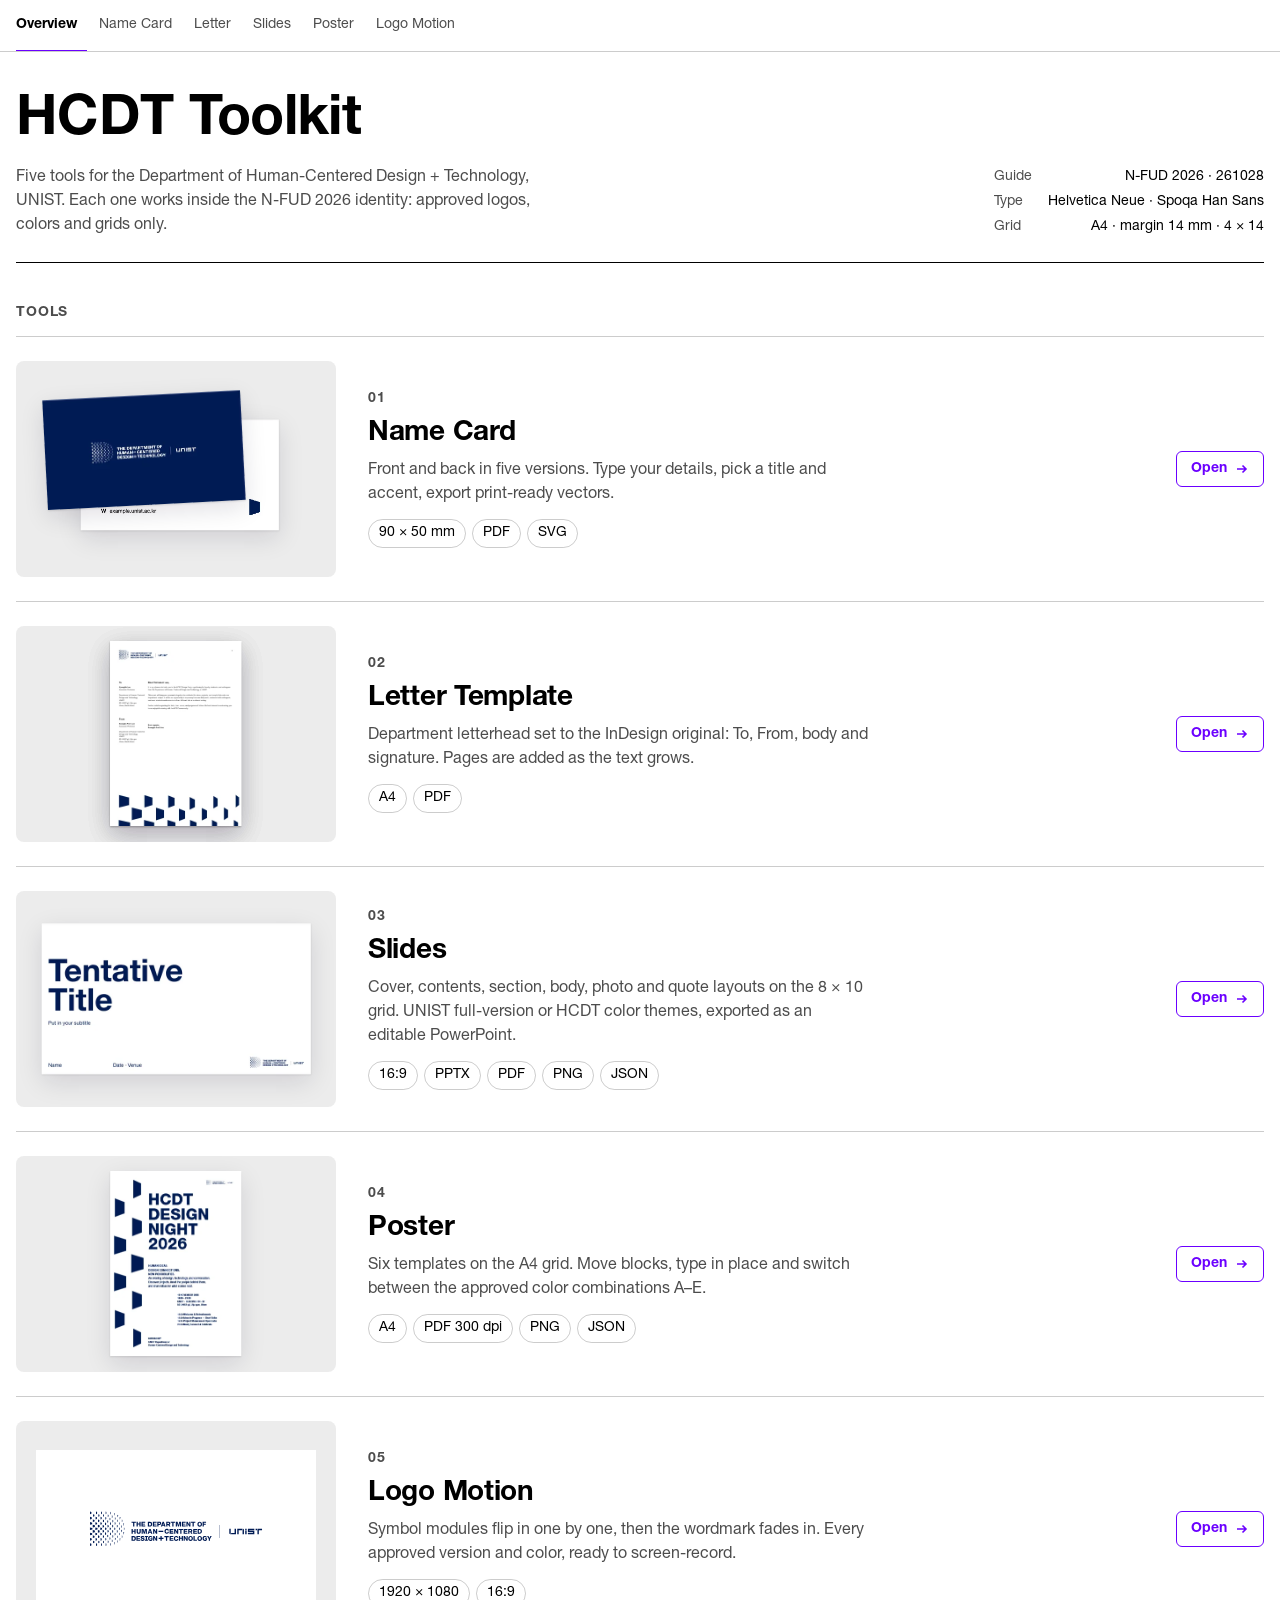
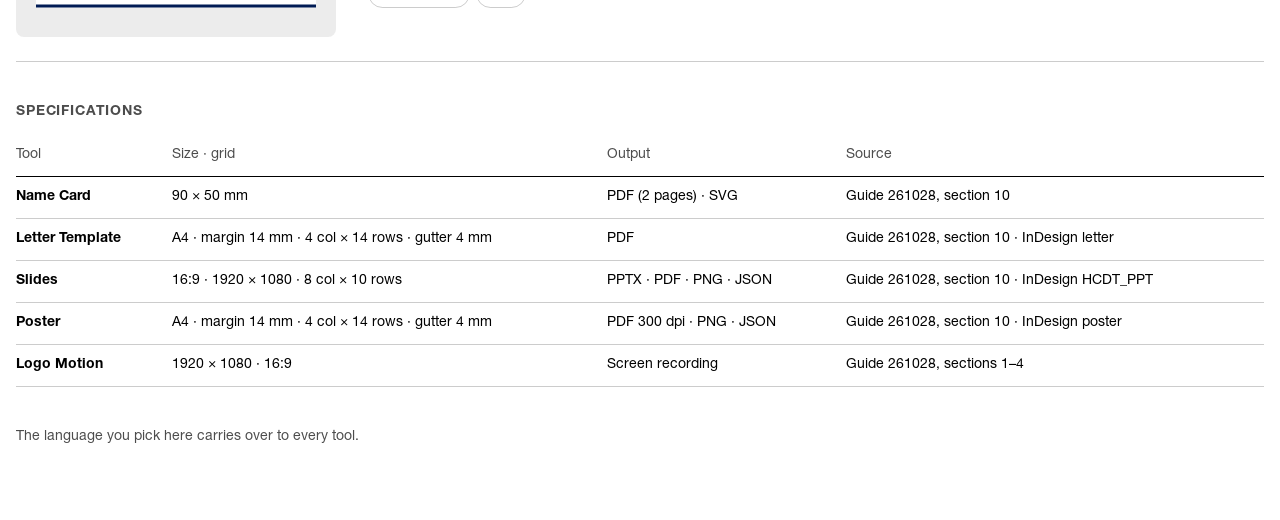
<file: index.html>
<!doctype html>
<html lang="en">
<head>
<meta charset="utf-8">
<meta name="viewport" content="width=device-width,initial-scale=1,viewport-fit=cover">
<title>HCDT Toolkit</title>
<meta name="claude:viewport-fit-sides" content="cover">
<link rel="stylesheet" href="hcdt-ui.css?v=20261105d">
<style>
/* Layout: shared bar · intro · six tool rows (live preview · name and purpose · open) · spec table.
   Type follows hcdt-ui.css: 20 / 14 / 13 / 12 / 11. Previews move on hover or keyboard focus. */
html,body{margin:0}
:root{padding-top:env(safe-area-inset-top,0px);padding-bottom:env(safe-area-inset-bottom,0px)}
[hidden]{display:none!important}
*{box-sizing:border-box}
body{font:400 var(--fs-body)/1.5 var(--hx-font);font-variant-numeric:tabular-nums}
.wrap{max-width:var(--layout-max);margin:0 auto;padding-block:40px 72px;
  padding-left:max(16px,env(safe-area-inset-left,0px));padding-right:max(16px,env(safe-area-inset-right,0px));
  display:grid;grid-template-columns:minmax(0,1fr);gap:40px}
.wrap>*{min-width:0}
.intro{display:grid;grid-template-columns:minmax(0,1fr) auto;gap:24px;align-items:end;padding-bottom:24px;border-bottom:1px solid var(--hx-fg)}
.intro h1{margin:0;font:var(--w-h1) var(--fs-h1)/1.1 var(--hx-font);letter-spacing:-.01em}
.intro p{margin:12px 0 0;font:400 var(--fs-body)/1.5 var(--hx-font);color:var(--hx-muted);max-width:60ch}
.intro dl{margin:0;display:grid;grid-template-columns:auto auto;gap:4px 16px;font:var(--hx-t4)}
.intro dt{color:var(--hx-muted)}.intro dd{margin:0;text-align:right}
@media (max-width:640px){.intro{grid-template-columns:minmax(0,1fr)}.intro dd{text-align:left}}

.eyebrow{margin:0 0 12px;font:var(--hx-t5);letter-spacing:.06em;text-transform:uppercase;color:var(--hx-muted)}
.tools{list-style:none;margin:0;padding:0;display:grid}
.tools li{border-top:1px solid var(--hx-line)}
.tools li:last-child{border-bottom:1px solid var(--hx-line)}
.tool{display:grid;grid-template-columns:320px minmax(0,1fr) auto;gap:32px;align-items:center;padding:24px 0;color:inherit;text-decoration:none}
.tool:focus-visible{outline:2px solid var(--hx-accent);outline-offset:4px;border-radius:var(--hx-r2)}
.txt{display:grid;gap:8px;min-width:0}
.txt .k{font:var(--hx-t5);letter-spacing:.06em;color:var(--hx-muted)}
.txt h2{margin:0;font:var(--w-h3) var(--fs-h3)/1.2 var(--hx-font);letter-spacing:-.01em}
.txt p{margin:0;font:400 var(--fs-body)/1.5 var(--hx-font);color:var(--hx-muted);max-width:56ch}
.chips{display:flex;flex-wrap:wrap;gap:6px;margin-top:4px}
.chips span{font:var(--hx-t4);border:1px solid var(--hx-line);border-radius:999px;padding:3px 10px}
.go{display:inline-flex;align-items:center;gap:8px;font:700 var(--fs-small)/1 var(--hx-font);color:var(--hx-accent);white-space:nowrap;padding:10px 14px;border:1px solid var(--hx-accent);border-radius:var(--hx-r)}
.go svg{width:14px;height:14px}
.tool:hover .go,.tool:focus-visible .go{background:var(--hx-accent);color:var(--hx-accent-fg)}
.tool:hover h2{color:var(--hx-accent)}

/* live previews */
.pic{position:relative;aspect-ratio:320/216;max-width:100%;background:var(--hx-soft);border-radius:var(--hx-r2);overflow:hidden;isolation:isolate}
.pic .cap{position:absolute;left:10px;bottom:10px;z-index:5;font:var(--hx-t4);background:var(--hx-bg);border:1px solid var(--hx-line);border-radius:999px;padding:2px 9px;opacity:0;transition:opacity .2s}
.tool:hover .cap,.tool:focus-visible .cap{opacity:1}
.pic svg.full{position:absolute;inset:0;width:100%;height:100%}
.pic img{position:absolute;display:block;max-width:none}
/* motion */
.p-motion .mod{transform-box:fill-box;transform-origin:50% 50%}
.p-motion svg{--aux:#64D8D8}
.p-motion .a{fill:var(--aux);transition:fill .35s}
.p-motion .bar{fill:var(--hx-accent)}
/* name card: back slides out, fronts change */
.p-card .cd{width:62%;left:9%;top:16%;box-shadow:0 1px 2px rgba(0,0,0,.12),0 8px 24px rgba(20,10,40,.12);transition:transform .5s cubic-bezier(.2,.7,.2,1),opacity .35s}
.p-card .back{transform:translate(18%,22%) rotate(0deg);opacity:0}
.p-card .back:first-of-type{opacity:1}
.p-card .front{z-index:2;transform:rotate(-3deg)}
.p-card .front+.front{opacity:0}
.tool:hover .p-card .back,.tool:focus-visible .p-card .back{transform:translate(42%,40%) rotate(4deg)}
.tool:hover .p-card .front,.tool:focus-visible .p-card .front{transform:translate(-4%,-6%) rotate(-6deg)}
/* poster: templates and color combinations in turn */
.p-poster img{height:86%;top:7%;left:50%;transform:translateX(-50%);box-shadow:0 1px 2px rgba(0,0,0,.1),0 8px 24px rgba(20,10,40,.12);opacity:0;transition:opacity .3s}
.p-poster img.on{opacity:1}
/* letter: pages fan out and the grid appears */
.p-slides img{width:84%;left:50%;top:50%;transform:translate(-50%,-50%);box-shadow:0 1px 2px rgba(0,0,0,.1),0 8px 24px rgba(20,10,40,.12);opacity:0;transition:opacity .3s}
.p-slides img.on{opacity:1}
.p-letter img{height:86%;top:7%;left:50%;box-shadow:0 1px 2px rgba(0,0,0,.1),0 8px 24px rgba(20,10,40,.1);transition:transform .5s cubic-bezier(.2,.7,.2,1),opacity .35s}
.p-letter .l1,.p-letter .lg{transform:translateX(-50%);z-index:3}
.p-letter .lg{opacity:0;z-index:4}
.p-letter .l2{transform:translateX(-50%);z-index:2}
.p-letter .l3{transform:translateX(-50%);z-index:1}
.tool:hover .p-letter .lg,.tool:focus-visible .p-letter .lg{opacity:1}
.tool:hover .p-letter .l1,.tool:hover .p-letter .lg,.tool:focus-visible .p-letter .l1,.tool:focus-visible .p-letter .lg{transform:translateX(-95%)}
.tool:hover .p-letter .l2,.tool:focus-visible .p-letter .l2{transform:translateX(-45%) rotate(2deg)}
.tool:hover .p-letter .l3,.tool:focus-visible .p-letter .l3{transform:translateX(5%) rotate(4deg)}

@media (max-width:860px){
  .tool{grid-template-columns:minmax(0,1fr);gap:16px}
  .pic{max-width:420px}
  .go{justify-self:start}
}

.tw{overflow-x:auto}
table{border-collapse:collapse;width:100%;min-width:640px;font:var(--hx-t3)}
th,td{text-align:left;padding:10px 16px 10px 0;border-bottom:1px solid var(--hx-line);vertical-align:top}
th{font:var(--hx-t4);color:var(--hx-muted);border-bottom-color:var(--hx-fg)}
td b{font-weight:700}
.foot{font:var(--hx-t4);color:var(--hx-muted);margin:0}
</style>
</head>
<body>
<div class="wrap">
  <section class="intro">
    <div>
      <h1>HCDT Toolkit</h1>
      <p data-en="Five tools for the Department of Human-Centered Design + Technology, UNIST. Each one works inside the N-FUD 2026 identity: approved logos, colors and grids only."
         data-ko="UNIST 인간중심디자인공학과 디자인 도구 5종. 모두 N-FUD 2026 아이덴티티 안에서만 작동: 승인된 로고, 색, 그리드만 사용."></p>
    </div>
    <dl>
      <dt data-en="Guide" data-ko="가이드"></dt><dd>N-FUD 2026 · 261028</dd>
      <dt data-en="Type" data-ko="서체"></dt><dd>Helvetica Neue · Spoqa Han Sans</dd>
      <dt data-en="Grid" data-ko="그리드"></dt><dd data-en="A4 · margin 14 mm · 4 × 14" data-ko="A4 · 여백 14 mm · 4 × 14"></dd>
    </dl>
  </section>

  <section>
    <h2 class="eyebrow" data-en="Tools" data-ko="도구"></h2>
    <ul class="tools">

      <li><a class="tool" href="card.html" data-anim="card">
        <div class="pic p-card">
          <img class="cd back" src="thumbs/cardB1.webp" alt="">
          <img class="cd back" src="thumbs/cardB3.webp" alt="">
          <img class="cd back" src="thumbs/cardB5.webp" alt="">
          <img class="cd back" src="thumbs/cardB1p.webp" alt="">
          <img class="cd front" src="thumbs/cardF1.webp" alt="">
          <img class="cd front" src="thumbs/cardF3.webp" alt="">
          <img class="cd front" src="thumbs/cardF4.webp" alt="">
          <img class="cd front" src="thumbs/cardF5.webp" alt="">
          <span class="cap"></span>
        </div>
        <div class="txt"><span class="k">01</span><h2 data-en="Name Card" data-ko="명함 생성기"></h2>
          <p data-en="Front and back in five versions. Type your details, pick a title and accent, export print-ready vectors." data-ko="앞뒷면 5가지 버전. 정보 입력, 직책과 포인트색 선택, 인쇄용 벡터 출력."></p>
          <div class="chips"><span>90 × 50 mm</span><span>PDF</span><span>SVG</span></div></div>
        <span class="go"><span data-en="Open" data-ko="열기"></span><svg viewBox="0 0 14 14" aria-hidden="true"><path d="M2 7h9M7.5 3.5 11 7l-3.5 3.5" fill="none" stroke="currentColor" stroke-width="1.6"/></svg></span>
      </a></li>
      <li><a class="tool" href="letter.html" data-anim="letter">
        <div class="pic p-letter">
          <img class="l3" src="thumbs/letterL3.webp?v=5" alt="">
          <img class="l2" src="thumbs/letterL2.webp?v=5" alt="">
          <img class="l1" src="thumbs/letter1.webp?v=5" alt="">
          <img class="lg" src="thumbs/letter1g.webp?v=5" alt="">
          <span class="cap"></span>
        </div>
        <div class="txt"><span class="k">02</span><h2 data-en="Letter Template" data-ko="문서 서식 생성기"></h2>
          <p data-en="Department letterhead set to the InDesign original: To, From, body and signature. Pages are added as the text grows." data-ko="InDesign 원본 그대로의 학과 레터헤드. 받는 사람, 보내는 사람, 본문, 서명. 글이 길면 쪽 자동 추가."></p>
          <div class="chips"><span>A4</span><span>PDF</span></div></div>
        <span class="go"><span data-en="Open" data-ko="열기"></span><svg viewBox="0 0 14 14" aria-hidden="true"><path d="M2 7h9M7.5 3.5 11 7l-3.5 3.5" fill="none" stroke="currentColor" stroke-width="1.6"/></svg></span>
      </a></li>
      <li><a class="tool" href="slides.html" data-anim="slides">
        <div class="pic p-slides">
          <img class="on" src="thumbs/slides_s1.webp" alt="">
          <img src="thumbs/slides_s2.webp" alt="">
          <img src="thumbs/slides_s3.webp" alt="">
          <img src="thumbs/slides_s4.webp" alt="">
          <img src="thumbs/slides_p1.webp" alt="">
          <img src="thumbs/slides_p4.webp" alt="">
          <span class="cap"></span>
        </div>
        <div class="txt"><span class="k">03</span><h2 data-en="Slides" data-ko="PPT 생성기"></h2>
          <p data-en="Cover, contents, section, body, photo and quote layouts on the 8 × 10 grid. UNIST full-version or HCDT color themes, exported as an editable PowerPoint." data-ko="8 × 10 그리드 위 표지·목차·간지·본문·사진·인용 레이아웃. UNIST 풀버전 또는 HCDT 배색, 편집 가능한 PowerPoint로 내보내기."></p>
          <div class="chips"><span>16:9</span><span>PPTX</span><span>PDF</span><span>PNG</span><span>JSON</span></div></div>
        <span class="go"><span data-en="Open" data-ko="열기"></span><svg viewBox="0 0 14 14" aria-hidden="true"><path d="M2 7h9M7.5 3.5 11 7l-3.5 3.5" fill="none" stroke="currentColor" stroke-width="1.6"/></svg></span>
      </a></li>
      <li><a class="tool" href="poster.html" data-anim="poster">
        <div class="pic p-poster">
          <img src="thumbs/poster1.webp?v=6" alt="" class="on"><img src="thumbs/poster2.webp?v=6" alt=""><img src="thumbs/poster3.webp?v=6" alt=""><img src="thumbs/poster4.webp?v=6" alt=""><img src="thumbs/poster5.webp?v=6" alt=""><img src="thumbs/poster6.webp?v=6" alt=""><img src="thumbs/posterc0.webp?v=6" alt=""><img src="thumbs/posterc1.webp?v=6" alt=""><img src="thumbs/posterc2.webp?v=6" alt=""><img src="thumbs/posterc3.webp?v=6" alt="">
          <span class="cap"></span>
        </div>
        <div class="txt"><span class="k">04</span><h2 data-en="Poster" data-ko="포스터 생성기"></h2>
          <p data-en="Six templates on the A4 grid. Move blocks, type in place and switch between the approved color combinations A–E." data-ko="A4 그리드 위 템플릿 6종. 블록 이동, 바로 입력, 승인 배색 A–E 전환."></p>
          <div class="chips"><span>A4</span><span>PDF 300 dpi</span><span>PNG</span><span>JSON</span></div></div>
        <span class="go"><span data-en="Open" data-ko="열기"></span><svg viewBox="0 0 14 14" aria-hidden="true"><path d="M2 7h9M7.5 3.5 11 7l-3.5 3.5" fill="none" stroke="currentColor" stroke-width="1.6"/></svg></span>
      </a></li>
      <li><a class="tool" href="motion.html" data-anim="motion">
        <div class="pic p-motion">
          <svg class="full" viewBox="0 0 320 216" aria-hidden="true"><rect x="20" y="29" width="280" height="157.5" fill="#FFFFFF"/><g transform="translate(73.96 90.54) scale(0.25927)"><g class="mod" data-x="0.0"><path d="M9.29 69.41L0.00 71.46L0.00 61.24L9.29 63.28L9.29 69.41" fill="#001B54"/></g><g class="mod" data-x="10.7"><path d="M18.87 59.24L10.69 61.28L10.69 51.06L18.87 53.10L18.87 59.24" fill="#001B54"/></g><g class="mod" data-x="20.7"><path d="M28.91 69.41L20.73 71.46L20.73 61.24L28.91 63.28L28.91 69.41" fill="#001B54"/></g><g class="mod" data-x="30.6"><path d="M37.16 59.38L30.62 61.42L30.62 51.21L37.16 53.25L37.16 59.38" fill="#001B54"/></g><g class="mod" data-x="39.9"><path d="M46.45 69.41L39.91 71.46L39.91 61.24L46.45 63.28L46.45 69.41" fill="#001B54"/></g><g class="mod" data-x="49.1"><path d="M54.30 60.05L49.07 62.09L49.07 51.88L54.30 53.92L54.30 60.05" fill="#001B54"/></g><g class="mod" data-x="58.3"><path d="M63.52 69.41L58.29 71.46L58.29 61.24L63.52 63.28L63.52 69.41" fill="#001B54"/></g><g class="mod" data-x="67.9"><path d="M72.10 59.60L67.91 61.64L67.91 51.42L72.10 53.47L72.10 59.60" fill="#001B54"/></g><g class="mod" data-x="76.3"><path d="M80.45 69.41L76.26 71.46L76.26 61.24L80.45 63.28L80.45 69.41" fill="#001B54"/></g><g class="mod" data-x="86.0"><path d="M89.35 59.15L86.00 61.20L86.00 50.98L89.35 53.02L89.35 59.15" fill="#001B54"/></g><g class="mod" data-x="94.2"><path d="M97.50 69.41L94.15 71.46L94.15 61.24L97.50 63.28L97.50 69.41" fill="#001B54"/></g><g class="mod" data-x="103.9"><path d="M106.54 59.24L103.86 61.28L103.86 51.06L106.54 53.11L106.54 59.24" fill="#001B54"/></g><g class="mod" data-x="112.3"><path d="M114.93 69.41L112.25 71.46L112.25 61.24L114.93 63.28L114.93 69.41" fill="#001B54"/></g><g class="mod" data-x="120.5"><path d="M122.60 61.01L120.45 63.05L120.45 52.83L122.60 54.88L122.60 61.01" fill="#001B54"/></g><g class="mod" data-x="131.0"><path d="M132.73 69.41L131.02 71.46L131.02 61.24L132.73 63.28L132.73 69.41" fill="#001B54"/></g><g class="mod" data-x="0.3"><path d="M8.46 48.98L0.28 51.02L0.28 40.81L8.46 42.85L8.46 48.98" fill="#001B54"/></g><g class="mod" data-x="11.1"><path d="M17.63 38.78L11.09 40.82L11.09 30.60L17.63 32.65L17.63 38.78" fill="#001B54"/></g><g class="mod" data-x="20.9"><path d="M27.48 49.02L20.94 51.06L20.94 40.84L27.48 42.89L27.48 49.02" fill="#001B54"/></g><g class="mod" data-x="31.0"><path d="M36.27 38.79L31.03 40.84L31.03 30.62L36.27 32.66L36.27 38.79" fill="#001B54"/></g><g class="mod" data-x="40.4"><path d="M45.60 49.32L40.36 51.36L40.36 41.14L45.60 43.18L45.60 49.32" fill="#001B54"/></g><g class="mod" data-x="49.9"><path d="M54.13 39.27L49.94 41.31L49.94 31.09L54.13 33.13L54.13 39.27" fill="#001B54"/></g><g class="mod" data-x="58.1"><path d="M62.27 50.69L58.09 52.74L58.09 42.52L62.27 44.56L62.27 50.69" fill="#001B54"/></g><g class="mod" data-x="67.0"><path d="M70.34 41.33L66.99 43.38L66.99 33.16L70.34 35.20L70.34 41.33" fill="#001B54"/></g><g class="mod" data-x="77.4"><path d="M80.78 49.77L77.43 51.81L77.43 41.59L80.78 43.64L80.78 49.77" fill="#001B54"/></g><g class="mod" data-x="86.9"><path d="M89.56 39.92L86.88 41.97L86.88 31.75L89.56 33.79L89.56 39.92" fill="#001B54"/></g><g class="mod" data-x="95.7"><path d="M98.34 48.89L95.66 50.93L95.66 40.72L98.34 42.76L98.34 48.89" fill="#001B54"/></g><g class="mod" data-x="105.2"><path d="M107.39 38.63L105.24 40.67L105.24 30.46L107.39 32.50L107.39 38.63" fill="#001B54"/></g><g class="mod" data-x="113.5"><path d="M115.65 49.04L113.51 51.08L113.51 40.86L115.65 42.91L115.65 49.04" fill="#001B54"/></g><g class="mod" data-x="123.1"><path d="M124.80 38.84L123.08 40.88L123.08 30.66L124.80 32.71L124.80 38.84" fill="#001B54"/></g><g class="mod" data-x="128.6"><path d="M130.31 52.60L128.60 54.65L128.60 44.43L130.31 46.47L130.31 52.60" fill="#001B54"/></g><g class="mod" data-x="0.3"><path d="M6.82 28.62L0.28 30.66L0.28 20.44L6.82 22.49L6.82 28.62" fill="#001B54"/></g><g class="mod" data-x="11.8"><path d="M17.08 18.40L11.85 20.44L11.85 10.23L17.08 12.27L17.08 18.40" fill="#001B54"/></g><g class="mod" data-x="21.7"><path d="M26.97 28.58L21.74 30.62L21.74 20.40L26.97 22.45L26.97 28.58" fill="#001B54"/></g><g class="mod" data-x="32.3"><path d="M36.44 18.38L32.25 20.42L32.25 10.20L36.44 12.24L36.44 18.38" fill="#001B54"/></g><g class="mod" data-x="41.0"><path d="M45.16 28.59L40.97 30.63L40.97 20.41L45.16 22.46L45.16 28.59" fill="#001B54"/></g><g class="mod" data-x="50.8"><path d="M54.16 18.37L50.81 20.42L50.81 10.20L54.16 12.24L54.16 18.37" fill="#001B54"/></g><g class="mod" data-x="59.4"><path d="M62.78 29.22L59.43 31.26L59.43 21.04L62.78 23.09L62.78 29.22" fill="#001B54"/></g><g class="mod" data-x="68.8"><path d="M71.52 19.17L68.84 21.21L68.84 10.99L71.52 13.03L71.52 19.17" fill="#001B54"/></g><g class="mod" data-x="75.8"><path d="M78.50 31.98L75.82 34.02L75.82 23.80L78.50 25.85L78.50 31.98" fill="#001B54"/></g><g class="mod" data-x="84.6"><path d="M86.73 22.62L84.59 24.67L84.59 14.45L86.73 16.49L86.73 22.62" fill="#001B54"/></g><g class="mod" data-x="93.3"><path d="M95.01 13.29L93.30 15.34L93.30 5.12L95.01 7.16L95.01 13.29" fill="#001B54"/></g><g class="mod" data-x="96.2"><path d="M98.39 30.09L96.24 32.14L96.24 21.92L98.39 23.96L98.39 30.09" fill="#001B54"/></g><g class="mod" data-x="105.5"><path d="M107.27 20.24L105.55 22.29L105.55 12.07L107.27 14.11L107.27 20.24" fill="#001B54"/></g><g class="mod" data-x="0.3"><path d="M5.52 8.17L0.28 10.22L0.28 0.00L5.52 2.04L5.52 8.17" fill="#001B54"/></g><g class="mod" data-x="23.3"><path d="M27.46 8.17L23.27 10.22L23.27 0.00L27.46 2.04L27.46 8.17" fill="#001B54"/></g><g class="mod" data-x="42.7"><path d="M46.01 8.17L42.66 10.22L42.66 0.00L46.01 2.04L46.01 8.17" fill="#001B54"/></g><g class="mod" data-x="60.6"><path d="M63.24 8.17L60.56 10.22L60.56 0.00L63.24 2.04L63.24 8.17" fill="#001B54"/></g><g class="mod" data-x="78.2"><path d="M80.32 9.12L78.18 11.16L78.18 0.94L80.32 2.99L80.32 9.12" fill="#001B54"/></g><g class="mod" data-x="114.8"><path d="M116.50 28.37L114.78 30.41L114.78 20.19L116.50 22.24L116.50 28.37" fill="#001B54"/></g><g class="mod" data-x="10.7"><path d="M18.87 73.50L10.69 71.45L10.69 81.67L18.87 79.63L18.87 73.50" fill="#001B54"/></g><g class="mod" data-x="30.6"><path d="M37.16 73.35L30.62 71.31L30.62 81.53L37.16 79.48L37.16 73.35" fill="#001B54"/></g><g class="mod" data-x="49.1"><path d="M54.30 72.68L49.07 70.64L49.07 80.86L54.30 78.82L54.30 72.68" fill="#001B54"/></g><g class="mod" data-x="67.9"><path d="M72.10 73.14L67.91 71.09L67.91 81.31L72.10 79.27L72.10 73.14" fill="#001B54"/></g><g class="mod" data-x="86.0"><path d="M89.35 73.58L86.00 71.54L86.00 81.76L89.35 79.71L89.35 73.58" fill="#001B54"/></g><g class="mod" data-x="103.9"><path d="M106.54 73.50L103.86 71.45L103.86 81.67L106.54 79.63L106.54 73.50" fill="#001B54"/></g><g class="mod" data-x="120.5"><path d="M122.60 71.73L120.45 69.68L120.45 79.90L122.60 77.86L122.60 71.73" fill="#001B54"/></g><g class="mod" data-x="0.3"><path d="M8.46 83.75L0.28 81.71L0.28 91.93L8.46 89.89L8.46 83.75" fill="#001B54"/></g><g class="mod" data-x="11.1"><path d="M17.63 93.96L11.09 91.91L11.09 102.13L17.63 100.09L17.63 93.96" fill="#001B54"/></g><g class="mod" data-x="20.9"><path d="M27.48 83.72L20.94 81.67L20.94 91.89L27.48 89.85L27.48 83.72" fill="#001B54"/></g><g class="mod" data-x="31.0"><path d="M36.27 93.94L31.03 91.90L31.03 102.11L36.27 100.07L36.27 93.94" fill="#001B54"/></g><g class="mod" data-x="40.4"><path d="M45.60 83.42L40.36 81.38L40.36 91.59L45.60 89.55L45.60 83.42" fill="#001B54"/></g><g class="mod" data-x="49.9"><path d="M54.13 93.47L49.94 91.43L49.94 101.64L54.13 99.60L54.13 93.47" fill="#001B54"/></g><g class="mod" data-x="58.1"><path d="M62.27 82.04L58.09 80.00L58.09 90.21L62.27 88.17L62.27 82.04" fill="#001B54"/></g><g class="mod" data-x="67.0"><path d="M70.34 91.40L66.99 89.36L66.99 99.58L70.34 97.53L70.34 91.40" fill="#001B54"/></g><g class="mod" data-x="77.4"><path d="M80.78 82.97L77.43 80.92L77.43 91.14L80.78 89.10L80.78 82.97" fill="#001B54"/></g><g class="mod" data-x="86.9"><path d="M89.56 92.81L86.88 90.77L86.88 100.99L89.56 98.94L89.56 92.81" fill="#001B54"/></g><g class="mod" data-x="95.7"><path d="M98.34 83.84L95.66 81.80L95.66 92.02L98.34 89.97L98.34 83.84" fill="#001B54"/></g><g class="mod" data-x="105.2"><path d="M107.39 94.11L105.24 92.06L105.24 102.28L107.39 100.24L107.39 94.11" fill="#001B54"/></g><g class="mod" data-x="113.5"><path d="M115.65 83.70L113.51 81.65L113.51 91.87L115.65 89.83L115.65 83.70" fill="#001B54"/></g><g class="mod" data-x="123.1"><path d="M124.80 93.90L123.08 91.85L123.08 102.07L124.80 100.03L124.80 93.90" fill="#001B54"/></g><g class="mod" data-x="128.6"><path d="M130.31 80.13L128.60 78.09L128.60 88.31L130.31 86.26L130.31 80.13" fill="#001B54"/></g><g class="mod" data-x="0.3"><path d="M6.82 104.12L0.28 102.07L0.28 112.29L6.82 110.25L6.82 104.12" fill="#001B54"/></g><g class="mod" data-x="11.8"><path d="M17.08 114.33L11.85 112.29L11.85 122.51L17.08 120.46L17.08 114.33" fill="#001B54"/></g><g class="mod" data-x="21.7"><path d="M26.97 104.16L21.74 102.11L21.74 112.33L26.97 110.29L26.97 104.16" fill="#001B54"/></g><g class="mod" data-x="32.3"><path d="M36.44 114.36L32.25 112.31L32.25 122.53L36.44 120.49L36.44 114.36" fill="#001B54"/></g><g class="mod" data-x="41.0"><path d="M45.16 104.15L40.97 102.10L40.97 112.32L45.16 110.28L45.16 104.15" fill="#001B54"/></g><g class="mod" data-x="50.8"><path d="M54.16 114.36L50.81 112.32L50.81 122.53L54.16 120.49L54.16 114.36" fill="#001B54"/></g><g class="mod" data-x="59.4"><path d="M62.78 103.52L59.43 101.47L59.43 111.69L62.78 109.65L62.78 103.52" fill="#001B54"/></g><g class="mod" data-x="68.8"><path d="M71.52 113.57L68.84 111.53L68.84 121.74L71.52 119.70L71.52 113.57" fill="#001B54"/></g><g class="mod" data-x="75.8"><path d="M78.50 100.76L75.82 98.71L75.82 108.93L78.50 106.89L78.50 100.76" fill="#001B54"/></g><g class="mod" data-x="84.6"><path d="M86.73 110.11L84.59 108.07L84.59 118.29L86.73 116.24L86.73 110.11" fill="#001B54"/></g><g class="mod" data-x="93.3"><path d="M95.01 119.44L93.30 117.40L93.30 127.62L95.01 125.57L95.01 119.44" fill="#001B54"/></g><g class="mod" data-x="96.2"><path d="M98.39 102.64L96.24 100.60L96.24 110.82L98.39 108.77L98.39 102.64" fill="#001B54"/></g><g class="mod" data-x="105.5"><path d="M107.27 112.49L105.55 110.45L105.55 120.66L107.27 118.62L107.27 112.49" fill="#001B54"/></g><g class="mod" data-x="0.3"><path d="M5.52 124.56L0.28 122.52L0.28 132.73L5.52 130.69L5.52 124.56" fill="#001B54"/></g><g class="mod" data-x="23.3"><path d="M27.46 124.56L23.27 122.52L23.27 132.73L27.46 130.69L27.46 124.56" fill="#001B54"/></g><g class="mod" data-x="42.7"><path d="M46.01 124.56L42.66 122.52L42.66 132.73L46.01 130.69L46.01 124.56" fill="#001B54"/></g><g class="mod" data-x="60.6"><path d="M63.24 124.56L60.56 122.52L60.56 132.73L63.24 130.69L63.24 124.56" fill="#001B54"/></g><g class="mod" data-x="78.2"><path d="M80.32 123.62L78.18 121.57L78.18 131.79L80.32 129.75L80.32 123.62" fill="#001B54"/></g><g class="mod" data-x="114.8"><path d="M116.50 104.37L114.78 102.32L114.78 112.54L116.50 110.50L116.50 104.37" fill="#001B54"/></g><g class="type"><path d="M215.48 109.01L211.98 109.01L211.98 112.84L223.58 112.84L223.58 109.01L220.08 109.01L220.08 98.46L223.65 98.46L223.65 94.61L211.97 94.61L211.97 98.46L215.48 98.46L215.48 109.01" fill="#001B54"/><path d="M160.40 67.09L165.15 67.09L165.15 73.73L171.40 73.73L171.40 67.09L176.15 67.09L176.15 85.32L171.40 85.32L171.40 77.81L165.15 77.81L165.15 85.32L160.40 85.32L160.40 67.09" fill="#001B54"/><path d="M195.93 77.79C195.93 83.07 193.50 85.70 187.98 85.70C182.47 85.70 180.04 83.07 180.04 77.79L180.04 67.09L184.79 67.09L184.79 78.07C184.79 80.42 185.66 81.62 187.98 81.62C190.31 81.62 191.18 80.42 191.18 78.07L191.18 67.09L195.93 67.09L195.93 77.79" fill="#001B54"/><path d="M199.24 67.09L206.24 67.09L209.38 79.24L209.43 79.24L212.57 67.09L219.57 67.09L219.57 85.32L215.10 85.32L215.10 71.48L215.05 71.48L211.22 85.32L207.59 85.32L203.76 71.48L203.71 71.48L203.71 85.32L199.24 85.32L199.24 67.09" fill="#001B54"/><path d="M229.48 78.53L233.62 78.53L231.61 72.14L231.55 72.14L229.48 78.53M229.18 67.09L234.01 67.09L240.82 85.32L235.87 85.32L234.75 82.05L228.39 82.05L227.24 85.32L222.36 85.32L229.18 67.09" fill="#001B54"/><path d="M243.61 67.09L248.49 67.09L254.82 78.33L254.87 78.33L254.87 67.09L259.34 67.09L259.34 85.32L254.47 85.32L248.13 73.96L248.08 73.96L248.08 85.32L243.61 85.32L243.61 67.09" fill="#001B54"/><path d="M300.10 73.60C299.84 71.76 298.41 70.79 296.42 70.79C293.36 70.79 292.18 73.50 292.18 76.21C292.18 78.91 293.36 81.62 296.42 81.62C298.64 81.62 299.92 80.34 300.10 78.25L304.85 78.25C304.59 82.95 301.15 85.71 296.52 85.71C291.01 85.71 287.43 81.49 287.43 76.21C287.43 70.92 291.01 66.71 296.52 66.71C300.46 66.71 304.72 69.21 304.85 73.60L300.10 73.60" fill="#001B54"/><path d="M307.13 67.09L321.66 67.09L321.66 70.89L311.88 70.89L311.88 74.09L320.81 74.09L320.81 77.76L311.88 77.76L311.88 81.24L321.91 81.24L321.91 85.32L307.13 85.32L307.13 67.09" fill="#001B54"/><path d="M324.75 67.09L329.63 67.09L335.96 78.33L336.02 78.33L336.02 67.09L340.49 67.09L340.49 85.32L335.61 85.32L329.27 73.96L329.22 73.96L329.22 85.32L324.75 85.32L324.75 67.09" fill="#001B54"/><path d="M361.29 67.30L375.82 67.30L375.82 71.10L366.04 71.10L366.04 74.30L374.98 74.30L374.98 77.97L366.04 77.97L366.04 81.44L376.08 81.44L376.08 85.53L361.29 85.53L361.29 67.30" fill="#001B54"/><path d="M398.24 67.30L412.77 67.30L412.77 71.10L402.99 71.10L402.99 74.30L411.92 74.30L411.92 77.97L402.99 77.97L402.99 81.44L413.02 81.44L413.02 85.53L398.24 85.53L398.24 67.30" fill="#001B54"/><path d="M419.96 81.44L422.20 81.44C425.80 81.37 427.23 79.96 427.23 76.31C427.23 72.99 425.45 71.38 422.20 71.38L419.96 71.38L419.96 81.44M415.21 67.30L423.05 67.30C428.64 67.30 431.98 70.69 431.98 76.34C431.98 82.31 428.59 85.53 423.05 85.53L415.21 85.53L415.21 67.30" fill="#001B54"/><path d="M165.08 108.75L167.33 108.75C170.93 108.68 172.36 107.27 172.36 103.62C172.36 100.30 170.58 98.69 167.33 98.69L165.08 98.69L165.08 108.75M160.33 94.61L168.17 94.61C173.77 94.61 177.11 98.00 177.11 103.65C177.11 109.62 173.72 112.84 168.17 112.84L160.33 112.84L160.33 94.61" fill="#001B54"/><path d="M179.12 94.61L193.65 94.61L193.65 98.41L183.87 98.41L183.87 101.60L192.81 101.60L192.81 105.28L183.87 105.28L183.87 108.75L193.90 108.75L193.90 112.84L179.12 112.84L179.12 94.61" fill="#001B54"/><path d="M199.80 106.71C199.91 108.86 201.23 109.55 203.25 109.55C204.68 109.55 206.16 109.03 206.16 107.68C206.16 106.07 203.56 105.77 200.93 105.03C198.32 104.28 195.59 103.11 195.59 99.76C195.59 95.78 199.60 94.22 203.02 94.22C206.65 94.22 210.30 95.99 210.33 100.10L205.58 100.10C205.65 98.44 204.10 97.90 202.64 97.90C201.62 97.90 200.34 98.26 200.34 99.46C200.34 100.86 202.97 101.12 205.63 101.86C208.26 102.60 210.91 103.82 210.91 107.12C210.91 111.74 206.98 113.22 202.97 113.22C198.78 113.22 195.08 111.38 195.05 106.71L199.80 106.71" fill="#001B54"/><path d="M243.61 94.61L248.49 94.61L254.82 105.84L254.87 105.84L254.87 94.61L259.34 94.61L259.34 112.84L254.47 112.84L248.13 101.48L248.08 101.48L248.08 112.84L243.61 112.84L243.61 94.61" fill="#001B54"/><path d="M303.91 98.69L297.83 98.69L297.83 112.84L293.08 112.84L293.08 98.69L287.00 98.69L287.00 94.60L303.91 94.60L303.91 98.69" fill="#001B54"/><path d="M359.10 71.38L353.02 71.38L353.02 85.53L348.27 85.53L348.27 71.38L342.18 71.38L342.18 67.30L359.10 67.30L359.10 71.38" fill="#001B54"/><path d="M406.53 43.70L400.44 43.70L400.44 57.85L395.69 57.85L395.69 43.70L389.61 43.70L389.61 39.62L406.53 39.62L406.53 43.70" fill="#001B54"/><path d="M328.35 43.70L322.27 43.70L322.27 57.85L317.52 57.85L317.52 43.70L311.43 43.70L311.43 39.62L328.35 39.62L328.35 43.70" fill="#001B54"/><path d="M177.25 43.70L171.17 43.70L171.17 57.85L166.42 57.85L166.42 43.70L160.33 43.70L160.33 39.62L177.25 39.62L177.25 43.70" fill="#001B54"/><path d="M307.13 94.61L321.66 94.61L321.66 98.41L311.88 98.41L311.88 101.60L320.81 101.60L320.81 105.28L311.88 105.28L311.88 108.75L321.91 108.75L321.91 112.84L307.13 112.84L307.13 94.61" fill="#001B54"/><path d="M336.10 101.12C335.84 99.28 334.41 98.31 332.42 98.31C329.36 98.31 328.18 101.01 328.18 103.72C328.18 106.43 329.36 109.14 332.42 109.14C334.64 109.14 335.92 107.86 336.10 105.77L340.85 105.77C340.59 110.46 337.15 113.22 332.52 113.22C327.01 113.22 323.43 109.01 323.43 103.72C323.43 98.44 327.01 94.22 332.52 94.22C336.46 94.22 340.72 96.73 340.85 101.12L336.10 101.12" fill="#001B54"/><path d="M342.94 94.61L347.69 94.61L347.69 101.25L353.95 101.25L353.95 94.61L358.70 94.61L358.70 112.84L353.95 112.84L353.95 105.33L347.69 105.33L347.69 112.84L342.94 112.84L342.94 94.61" fill="#001B54"/><path d="M361.29 94.61L366.17 94.61L372.50 105.84L372.55 105.84L372.55 94.61L377.02 94.61L377.02 112.84L372.14 112.84L365.81 101.48L365.76 101.48L365.76 112.84L361.29 112.84L361.29 94.61" fill="#001B54"/><path d="M388.11 109.14C391.17 109.14 392.34 106.43 392.34 103.72C392.34 101.02 391.17 98.31 388.11 98.31C385.04 98.31 383.87 101.02 383.87 103.72C383.87 106.43 385.04 109.14 388.11 109.14M388.11 94.22C393.85 94.22 397.09 98.44 397.09 103.72C397.09 109.01 393.85 113.22 388.11 113.22C382.36 113.22 379.12 109.01 379.12 103.72C379.12 98.44 382.36 94.22 388.11 94.22" fill="#001B54"/><path d="M399.21 94.61L403.96 94.61L403.96 108.75L412.47 108.75L412.47 112.84L399.21 112.84L399.21 94.61" fill="#001B54"/><path d="M423.30 109.14C426.37 109.14 427.54 106.43 427.54 103.72C427.54 101.02 426.37 98.31 423.30 98.31C420.24 98.31 419.06 101.02 419.06 103.72C419.06 106.43 420.24 109.14 423.30 109.14M423.30 94.22C429.05 94.22 432.29 98.44 432.29 103.72C432.29 109.01 429.05 113.22 423.30 113.22C417.56 113.22 414.31 109.01 414.31 103.72C414.31 98.44 417.56 94.22 423.30 94.22" fill="#001B54"/><path d="M463.09 106.05L463.09 112.84L458.34 112.84L458.34 106.05L451.70 94.61L457.09 94.61L460.72 102.01L464.34 94.61L469.73 94.61L463.09 106.05" fill="#001B54"/><path d="M271.92 94.61h4.75v18.22h-4.75Z" fill="#001B54"/><path d="M265.03 101.51h18.54v4.20h-18.54Z" fill="#001B54"/><path d="M264.53 74.32h18.22v4.20h-18.22Z" fill="#001B54"/><path d="M387.25 75.89C388.08 75.89 388.73 75.66 389.22 75.20C389.70 74.74 389.94 74.13 389.94 73.36L389.94 73.34C389.94 72.57 389.70 71.96 389.20 71.49C388.70 71.03 388.04 70.80 387.23 70.80L383.60 70.80L383.60 75.89L387.25 75.89M378.97 67.30L387.77 67.30C389.24 67.30 390.50 67.53 391.52 68.00C392.55 68.48 393.33 69.16 393.87 70.06C394.41 70.97 394.68 72.06 394.68 73.35L394.68 73.37C394.68 74.55 394.40 75.60 393.84 76.53C393.27 77.47 392.52 78.15 391.57 78.57L395.21 85.53L390.09 85.53L386.97 79.25L386.87 79.25L386.75 79.25L383.60 79.25L383.60 85.53L378.97 85.53L378.97 67.30" fill="#001B54"/><path d="M228.51 112.10C227.15 111.35 226.11 110.26 225.38 108.85C224.65 107.43 224.29 105.71 224.29 103.69L224.29 103.68C224.29 101.69 224.65 99.99 225.38 98.58C226.10 97.18 227.13 96.10 228.47 95.35C229.81 94.60 231.46 94.22 233.31 94.22C234.82 94.22 236.16 94.49 237.35 95.04C238.54 95.58 239.44 96.32 240.18 97.25C240.91 98.19 241.36 99.26 241.51 100.45L241.54 100.59L236.81 100.59L236.77 100.46C236.53 99.74 236.11 99.18 235.50 98.77C234.89 98.37 234.14 98.16 233.26 98.16C232.41 98.16 231.67 98.38 231.06 98.80C230.44 99.22 229.97 99.84 229.64 100.65C229.31 101.47 229.14 102.46 229.14 103.63L229.14 103.64C229.14 104.84 229.32 105.85 229.68 106.69C230.03 107.53 230.54 108.17 231.18 108.62C231.83 109.06 232.60 109.28 233.48 109.28C234.16 109.28 234.77 109.17 235.30 108.93C235.82 108.70 236.24 108.37 236.55 107.93C236.87 107.49 237.05 106.98 237.10 106.39L237.13 106.17L233.53 106.17L233.53 102.80L241.73 102.80L241.73 105.13C241.73 106.81 241.40 108.25 240.74 109.46C240.07 110.66 239.12 111.59 237.88 112.24C236.63 112.90 235.19 113.22 233.44 113.22C231.55 113.22 229.86 112.85 228.51 112.10" fill="#001B54"/><path d="M438.49 112.10C437.13 111.35 436.09 110.26 435.36 108.85C434.63 107.43 434.27 105.71 434.27 103.69L434.27 103.68C434.27 101.69 434.63 99.99 435.35 98.58C436.08 97.18 437.11 96.10 438.45 95.35C439.79 94.60 441.44 94.22 443.29 94.22C444.79 94.22 446.14 94.49 447.33 95.04C448.51 95.58 449.42 96.32 450.15 97.25C450.89 98.19 451.34 99.26 451.49 100.45L451.51 100.59L446.79 100.59L446.75 100.46C446.51 99.74 446.09 99.18 445.48 98.77C444.87 98.37 444.12 98.16 443.24 98.16C442.38 98.16 441.65 98.38 441.03 98.80C440.42 99.22 439.95 99.84 439.62 100.65C439.29 101.47 439.12 102.46 439.12 103.63L439.12 103.64C439.12 104.84 439.30 105.85 439.66 106.69C440.01 107.53 440.51 108.17 441.16 108.62C441.81 109.06 442.57 109.28 443.46 109.28C444.14 109.28 444.75 109.17 445.27 108.93C445.80 108.70 446.22 108.37 446.53 107.93C446.84 107.49 447.03 106.98 447.08 106.39L447.10 106.17L443.51 106.17L443.51 102.80L451.70 102.80L451.70 105.13C451.70 106.81 451.37 108.25 450.71 109.46C450.05 110.66 449.10 111.59 447.85 112.24C446.61 112.90 445.17 113.22 443.41 113.22C441.52 113.22 439.84 112.85 438.49 112.10" fill="#001B54"/><path d="M179.71 39.65L184.44 39.65L184.44 46.26L190.67 46.26L190.67 39.65L195.40 39.65L195.40 57.81L190.67 57.81L190.67 50.34L184.44 50.34L184.44 57.81L179.71 57.81L179.71 39.65" fill="#001B54"/><path d="M198.61 39.65L213.08 39.65L213.08 43.44L203.34 43.44L203.34 46.62L212.24 46.62L212.24 50.28L203.34 50.28L203.34 53.74L213.34 53.74L213.34 57.81L198.61 57.81L198.61 39.65" fill="#001B54"/><path d="M227.97 53.74L230.21 53.74C233.80 53.67 235.22 52.27 235.22 48.63C235.22 45.32 233.44 43.72 230.21 43.72L227.97 43.72L227.97 53.74M223.24 39.65L231.05 39.65C236.62 39.65 239.95 43.03 239.95 48.66C239.95 54.61 236.57 57.81 231.05 57.81L223.24 57.81L223.24 39.65" fill="#001B54"/><path d="M242.55 39.65L257.02 39.65L257.02 43.44L247.28 43.44L247.28 46.62L256.18 46.62L256.18 50.28L247.28 50.28L247.28 53.74L257.28 53.74L257.28 57.81L242.55 57.81L242.55 39.65" fill="#001B54"/><path d="M264.39 48.10L267.57 48.10C269.04 48.10 270.11 47.49 270.11 45.83C270.11 44.13 269.02 43.44 267.57 43.44L264.39 43.44L264.39 48.10M259.66 39.65L268.28 39.65C271.67 39.65 274.85 41.20 274.85 45.50C274.85 50.00 272.28 51.76 268.28 51.76L264.39 51.76L264.39 57.81L259.66 57.81L259.66 39.65" fill="#001B54"/><path d="M280.46 51.05L284.58 51.05L282.57 44.69L282.52 44.69L280.46 51.05M280.16 39.65L284.96 39.65L291.76 57.81L286.82 57.81L285.70 54.56L279.37 54.56L278.22 57.81L273.36 57.81L280.16 39.65" fill="#001B54"/><path d="M331.05 39.65L338.02 39.65L341.15 51.76L341.20 51.76L344.33 39.65L351.30 39.65L351.30 57.81L346.85 57.81L346.85 44.03L346.80 44.03L342.99 57.81L339.37 57.81L335.56 44.03L335.51 44.03L335.51 57.81L331.05 57.81L331.05 39.65" fill="#001B54"/><path d="M354.58 39.65L369.06 39.65L369.06 43.44L359.32 43.44L359.32 46.62L368.22 46.62L368.22 50.28L359.32 50.28L359.32 53.74L369.31 53.74L369.31 57.81L354.58 57.81L354.58 39.65" fill="#001B54"/><path d="M371.96 39.65L376.82 39.65L383.12 50.84L383.18 50.84L383.18 39.65L387.63 39.65L387.63 57.81L382.77 57.81L376.46 46.49L376.41 46.49L376.41 57.81L371.96 57.81L371.96 39.65" fill="#001B54"/><path d="M423.27 54.13C426.32 54.13 427.49 51.43 427.49 48.73C427.49 46.04 426.32 43.34 423.27 43.34C420.22 43.34 419.05 46.04 419.05 48.73C419.05 51.43 420.22 54.13 423.27 54.13M423.27 39.27C428.99 39.27 432.22 43.47 432.22 48.73C432.22 54.00 428.99 58.20 423.27 58.20C417.54 58.20 414.31 54.00 414.31 48.73C414.31 43.47 417.54 39.27 423.27 39.27" fill="#001B54"/><path d="M434.40 39.65L447.78 39.65L447.78 43.44L439.14 43.44L439.14 47.16L446.61 47.16L446.61 50.82L439.14 50.82L439.14 57.81L434.40 57.81L434.40 39.65" fill="#001B54"/><path d="M302.44 48.17C303.27 48.17 303.92 47.94 304.41 47.48C304.89 47.03 305.13 46.41 305.13 45.65L305.13 45.62C305.13 44.85 304.89 44.24 304.39 43.78C303.89 43.31 303.23 43.08 302.42 43.08L298.79 43.08L298.79 48.17L302.44 48.17M294.16 39.58L302.96 39.58C304.43 39.58 305.69 39.82 306.71 40.29C307.74 40.76 308.52 41.45 309.06 42.35C309.60 43.25 309.87 44.34 309.87 45.63L309.87 45.66C309.87 46.83 309.59 47.88 309.03 48.82C308.46 49.75 307.71 50.43 306.76 50.85L310.40 57.81L305.28 57.81L302.16 51.53L302.06 51.53L301.94 51.53L298.79 51.53L298.79 57.81L294.16 57.81L294.16 39.58" fill="#001B54"/><path d="M598.83 73.36h5.42v14.48h-5.42Z" fill="#001B54"/><path d="M598.83 66.31v5.43h5.42v-5.43Z" fill="#001B54"/><path d="M638.87 66.32h5.43v5.42h-5.43Z" fill="#001B54"/><path d="M614.56 71.74L634.01 71.74L634.01 66.32L609.14 66.32L609.14 79.80L628.59 79.80L628.59 82.42L609.14 82.42L609.14 87.84L634.01 87.84L634.01 74.38L614.56 74.38L614.56 71.74" fill="#001B54"/><path d="M645.93 66.32L645.93 87.84L651.36 87.84L651.36 71.74L663.72 71.74L663.72 66.32L645.93 66.32" fill="#001B54"/><path d="M568.11 87.85L573.54 87.85L573.54 71.74L586.90 71.74L586.90 66.32L568.11 66.32L568.11 87.85" fill="#001B54"/><path d="M588.53 66.31L588.53 87.84L593.95 87.84L593.95 69.27L590.99 66.31L588.53 66.31" fill="#001B54"/><path d="M557.80 82.42L544.45 82.42L544.45 87.84L563.24 87.84L563.24 66.31L557.80 66.31L557.80 82.42" fill="#001B54"/><path d="M537.40 84.89L540.35 87.85L542.82 87.85L542.82 66.31L537.40 66.31L537.40 84.89" fill="#001B54"/><path d="M498.89 52.01h1.07v50.13h-1.07Z" fill="#001B54"/></g></g><rect class="bar" x="20" y="183.5" width="280" height="3" style="fill:#001B54;transform-box:fill-box;transform-origin:0 50%"/></svg>
          <span class="cap"></span>
        </div>
        <div class="txt"><span class="k">05</span><h2 data-en="Logo Motion" data-ko="로고 모션"></h2>
          <p data-en="Symbol modules flip in one by one, then the wordmark fades in. Every approved version and color, ready to screen-record." data-ko="심볼 모듈이 하나씩 뒤집히며 나타나고 워드마크가 켜지는 모션. 승인된 모든 버전과 색, 화면 녹화용."></p>
          <div class="chips"><span>1920 × 1080</span><span>16:9</span></div></div>
        <span class="go"><span data-en="Open" data-ko="열기"></span><svg viewBox="0 0 14 14" aria-hidden="true"><path d="M2 7h9M7.5 3.5 11 7l-3.5 3.5" fill="none" stroke="currentColor" stroke-width="1.6"/></svg></span>
      </a></li>
    </ul>
  </section>

  <section>
    <h2 class="eyebrow" data-en="Specifications" data-ko="사양"></h2>
    <div class="tw"><table>
      <thead><tr><th data-en="Tool" data-ko="도구"></th><th data-en="Size · grid" data-ko="크기 · 그리드"></th><th data-en="Output" data-ko="출력"></th><th data-en="Source" data-ko="원본"></th></tr></thead>
      <tbody>
        <tr><td><b data-en="Name Card" data-ko="명함 생성기"></b></td><td>90 × 50 mm</td><td data-en="PDF (2 pages) · SVG" data-ko="PDF (2쪽) · SVG"></td><td data-en="Guide 261028, section 10" data-ko="가이드 261028, 10항"></td></tr>
        <tr><td><b data-en="Letter Template" data-ko="문서 서식 생성기"></b></td><td data-en="A4 · margin 14 mm · 4 col × 14 rows · gutter 4 mm" data-ko="A4 · 여백 14 mm · 4단 × 14행 · 간격 4 mm"></td><td>PDF</td><td data-en="Guide 261028, section 10 · InDesign letter" data-ko="가이드 261028, 10항 · InDesign 레터"></td></tr>
        <tr><td><b data-en="Slides" data-ko="PPT 생성기"></b></td><td data-en="16:9 · 1920 × 1080 · 8 col × 10 rows" data-ko="16:9 · 1920 × 1080 · 8단 × 10행"></td><td>PPTX · PDF · PNG · JSON</td><td data-en="Guide 261028, section 10 · InDesign HCDT_PPT" data-ko="가이드 261028, 10항 · InDesign HCDT_PPT"></td></tr>
        <tr><td><b data-en="Poster" data-ko="포스터 생성기"></b></td><td data-en="A4 · margin 14 mm · 4 col × 14 rows · gutter 4 mm" data-ko="A4 · 여백 14 mm · 4단 × 14행 · 간격 4 mm"></td><td>PDF 300 dpi · PNG · JSON</td><td data-en="Guide 261028, section 10 · InDesign poster" data-ko="가이드 261028, 10항 · InDesign 포스터"></td></tr>
        <tr><td><b data-en="Logo Motion" data-ko="로고 모션"></b></td><td>1920 × 1080 · 16:9</td><td data-en="Screen recording" data-ko="화면 녹화"></td><td data-en="Guide 261028, sections 1–4" data-ko="가이드 261028, 1–4항"></td></tr>
      </tbody>
    </table></div>
  </section>

  <p class="foot" data-en="The language you pick here carries over to every tool." data-ko="여기서 고른 언어는 모든 도구에 똑같이 적용."></p>
</div>

<script>
const AUX=[['#64D8D8','Verdigris','베르디그리'],['#E8B9AA','Terracotta','테라코타'],['#73D888','Fluoxetine','플루옥세틴'],['#E8E041','Asparagus Soup','아스파라거스 수프']];
const CARDS=[['Full logo','풀 로고'],['Trapezoid','사다리꼴'],['+ –','+ –'],['Color scheme','배색 로고']];
const SLIDES=[['Cover','표지'],['Contents','목차'],['Quote','인용'],['Body','본문'],['Purple theme · cover','보라 테마 · 표지'],['Purple theme · body','보라 테마 · 본문']];
const POSTERS=[...[1,2,3,4,5,6].map(n=>['Template '+n,'템플릿 '+n]),['Combination A','배색 A'],['Combination C','배색 C'],['Combination D','배색 D'],['Combination E','배색 E']];
let L='en';
const T=(a)=>L==='ko'?a[1]:a[0];
const reduce=matchMedia('(prefers-reduced-motion: reduce)').matches;

/* one controller per preview: start on hover or focus, reset on leave */
const ANIM={
  motion(pic){
    const mods=[...pic.querySelectorAll('.mod')],type=pic.querySelector('.type'),bar=pic.querySelector('.bar'),cap=pic.querySelector('.cap');let anims=[],tm,k=0;
    const xs=mods.map(m=>+m.dataset.x),x0=Math.min(...xs),x1=Math.max(...xs);
    const MOTS=[[['Flip','뒤집기'],[{transform:'scaleX(-1)',opacity:0,offset:0},{transform:'scaleX(-1)',opacity:1,offset:.01},{transform:'scaleX(0.02)',opacity:1,offset:.5},{transform:'scaleX(1)',opacity:1}]],
      [['Rise','떠오르기'],[{transform:'translateY(40px)',opacity:0},{transform:'translateY(0)',opacity:1}]],
      [['Zoom','확대'],[{transform:'scale(0)',opacity:0},{transform:'scale(1)',opacity:1}]],
      [['Slide','밀어넣기'],[{transform:'translateX(-60px)',opacity:0},{transform:'translateX(0)',opacity:1}]]];
    const label=()=>{cap.textContent=T(['Full Version','풀 버전'])+' · '+T(MOTS[k%MOTS.length][0])};
    function run(){
      label();anims.forEach(a=>a.cancel());anims=[];
      const kf=MOTS[k%MOTS.length][1];k++;
      mods.forEach((m,i)=>{const d=(xs[i]-x0)/(x1-x0||1)*700+((i*37)%90);anims.push(m.animate(kf,{duration:700,delay:d,easing:'cubic-bezier(.3,.7,.3,1)',fill:'both'}))});
      anims.push(type.animate([{opacity:0},{opacity:1}],{duration:700,delay:900,fill:'both'}));
      anims.push(bar.animate([{transform:'scaleX(0)'},{transform:'scaleX(1)'}],{duration:2400,fill:'both'}));
    }
    return {start(){k=0;run();tm=setInterval(run,2900)},stop(){clearInterval(tm);anims.forEach(a=>a.cancel());anims=[];k=0},label(){k=0;label()}};
  },
  card(pic){
    const fr=[...pic.querySelectorAll('.front')],bk=[...pic.querySelectorAll('.back')],cap=pic.querySelector('.cap');let i=0,tm;
    const show=()=>{fr.forEach((f,j)=>f.style.opacity=j===i?1:0);bk.forEach((f,j)=>f.style.opacity=j===i%bk.length?1:0);cap.textContent=T(['Version','버전'])+' · '+T(CARDS[i])};
    return {start(){i=0;show();tm=setInterval(()=>{i=(i+1)%fr.length;show()},900)},stop(){clearInterval(tm);i=0;fr.forEach((f,j)=>f.style.opacity=j?0:1);bk.forEach((f,j)=>f.style.opacity=j?0:1)},label(){show()}};
  },
  poster(pic){
    const im=[...pic.querySelectorAll('img')],cap=pic.querySelector('.cap');let i=0,tm;
    const show=()=>{im.forEach((f,j)=>f.classList.toggle('on',j===i));cap.textContent=T(POSTERS[i])};
    return {start(){i=0;show();tm=setInterval(()=>{i=(i+1)%im.length;show()},650)},stop(){clearInterval(tm);i=0;im.forEach((f,j)=>f.classList.toggle('on',!j))},label(){show()}};
  },
  slides(pic){
    const im=[...pic.querySelectorAll('img')],cap=pic.querySelector('.cap');let i=0,tm;
    const show=()=>{im.forEach((f,j)=>f.classList.toggle('on',j===i));cap.textContent=T(SLIDES[i])};
    return {start(){i=0;show();tm=setInterval(()=>{i=(i+1)%im.length;show()},800)},stop(){clearInterval(tm);i=0;im.forEach((f,j)=>f.classList.toggle('on',!j))},label(){show()}};
  },
  letter(pic){
    const cap=pic.querySelector('.cap');
    return {start(){},stop(){},label(){cap.textContent=T(['3 pages · grid shown','3쪽 · 그리드 표시'])}};
  }
};
document.querySelectorAll('.tool').forEach(a=>{
  const c=ANIM[a.dataset.anim](a.querySelector('.pic'));a._c=c;
  /* hover previews are user-triggered, so they play even when the OS asks to reduce motion */
  const on=()=>{c.label();c.start();if(reduce)setTimeout(()=>c.stop(),3200)},off=()=>c.stop();
  /* touch screens have no hover: play each preview once when it scrolls into view */
  if(matchMedia('(hover:none)').matches&&window.IntersectionObserver){new IntersectionObserver((es,io)=>es.forEach(en=>{if(en.isIntersecting){io.unobserve(en.target);en.target._c.label();en.target._c.start();setTimeout(()=>en.target._c.stop(),3200)}}),{threshold:.6}).observe(a)}
  a.addEventListener('mouseenter',on);a.addEventListener('mouseleave',off);
  a.addEventListener('focus',on);a.addEventListener('blur',off);
});
window.HXApply=function(l){
  L=l;
  document.querySelectorAll('[data-en]').forEach(e=>{if(!e.closest('[data-hx]'))e.textContent=e.getAttribute('data-'+l)});
  document.title=l==='ko'?'HCDT 툴킷':'HCDT Toolkit';
  document.querySelectorAll('.tool').forEach(a=>a._c&&a._c.label());
};
</script>
<script src="hcdt-ui.js?v=20261103e" data-tool="home"></script>
</body>
</html>
</file>
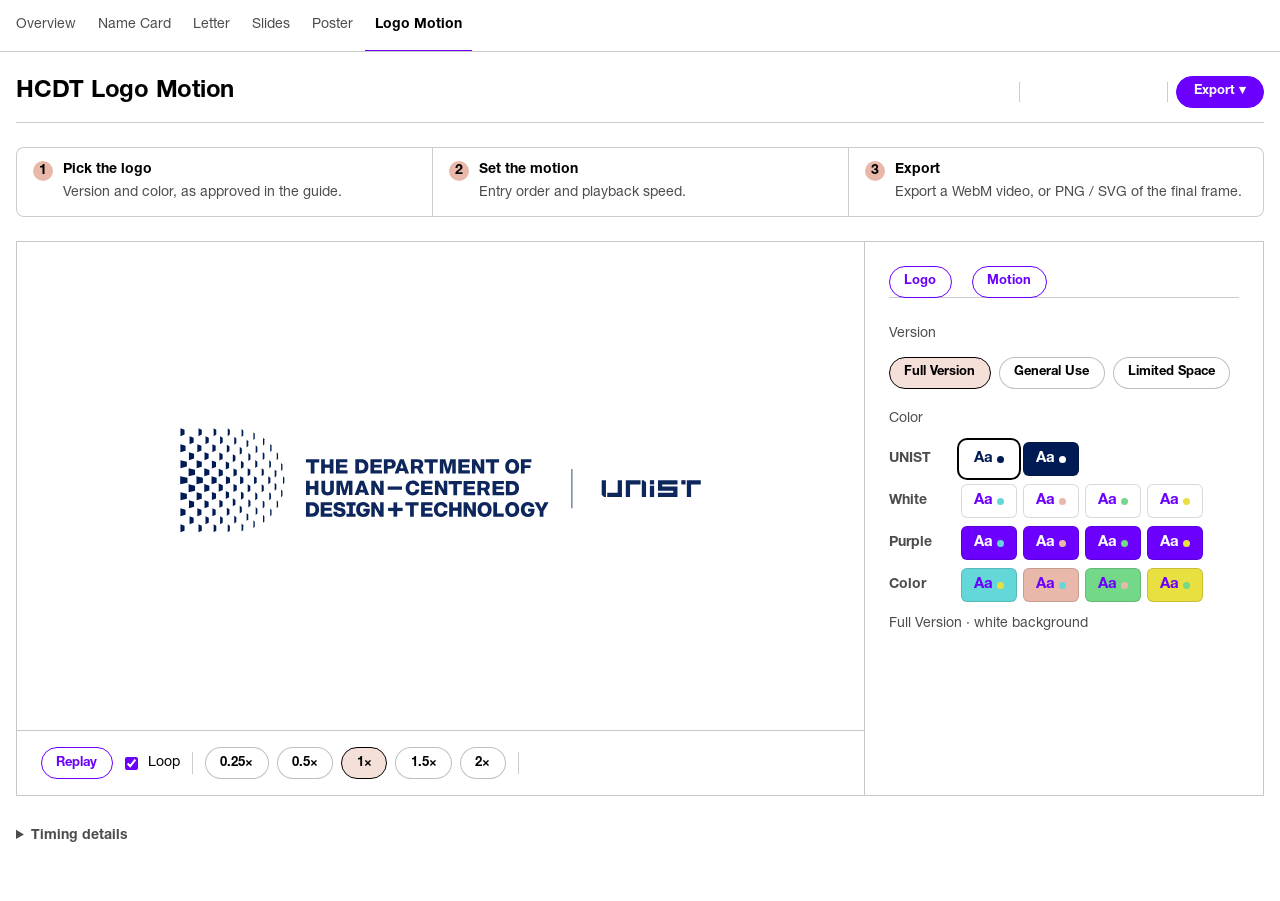
<file: motion.html>
<!doctype html>
<html lang="en">
<head>
<meta charset="utf-8">
<meta name="viewport" content="width=device-width,initial-scale=1,viewport-fit=cover">
<title>HCDT Logo Motion</title>
<meta name="claude:viewport-fit-sides" content="cover">
<link rel="stylesheet" href="hcdt-ui.css?v=20261105d">
<link rel="stylesheet" href="hcdt-embed.css?v=20261113e">
<style>
/* Layout: header, 16:9 stage (1920 × 1080 frame), control rows, timing table */
html,body{margin:0}
:root{padding-top:env(safe-area-inset-top,0px);padding-bottom:env(safe-area-inset-bottom,0px)}
[hidden]{display:none!important}
*{box-sizing:border-box}
body{padding-left:max(16px,env(safe-area-inset-left,0px));padding-right:max(16px,env(safe-area-inset-right,0px))}
.wrap{max-width:var(--layout-max);margin:var(--space-4,24px) auto 0;display:grid;gap:var(--space-4,24px)}
.wrap>*{min-width:0}
.stage{border-radius:var(--hx-r2);overflow:hidden;line-height:0;background:var(--hx-soft);border:1px solid var(--hx-line)}
.stage svg{display:block;width:100%;height:auto;aspect-ratio:16/9;max-width:100%}
.ctl{display:grid;grid-template-columns:120px minmax(0,1fr);gap:12px 16px;align-items:center}
.lab{font-size:var(--fs-small);color:var(--hx-muted)}
.grp{display:flex;flex-wrap:wrap;gap:8px;align-items:center;min-width:0}
.sect{grid-column:1/-1;display:flex;align-items:center;gap:10px;padding-top:8px;border-top:1px solid var(--hx-line)}
.sect:first-child{border-top:0;padding-top:0}
.sect .hx-n{display:inline-grid;place-items:center;width:20px;height:20px;border-radius:50%;background:var(--hx-accent);color:#fff;font:700 var(--fs-small)/1 var(--hx-font)}
.grp .sep{width:1px;height:22px;background:var(--hx-line);margin:0 4px}
.dot{width:12px;height:12px;border-radius:50%;border:1px solid rgba(0,0,0,.12);display:inline-block;flex:none}
.loop{display:inline-flex;gap:7px;align-items:center;font-size:var(--fs-small);cursor:pointer}
.tw{overflow-x:auto}
table{border-collapse:collapse;width:100%;min-width:560px;font-size:var(--fs-small)}
caption{text-align:left;padding-bottom:8px}
th,td{text-align:left;padding:8px 12px 8px 0;border-bottom:1px solid var(--hx-line);vertical-align:top;font-variant-numeric:tabular-nums}
th{color:var(--hx-muted);font-weight:400;font-size:var(--fs-small)}
.note{color:var(--hx-muted);font-size:var(--fs-small);margin:0;max-width:90ch}
@media (max-width:560px){.ctl{grid-template-columns:minmax(0,1fr);gap:6px}.lab{margin-top:8px}}
.ctl-tabs{display:none}
.play{margin-top:12px}
html.hx-framed body.hx-p-motion.hx-tool{padding-bottom:12px!important}
#cstat{margin:0;font-size:12px;line-height:1.3;min-height:0}
@media (min-width:1000px){html.hx-framed .wrap>.ctl{gap:3px}html.hx-framed .ctl .lab{margin-top:4px}}
.hx-chip[data-lc]{background-image:linear-gradient(135deg,transparent 82%,rgba(0,0,0,.4) 82%)!important}
/* inside the guideline frame the preview is sized so the whole tool fits the frame (no inner scroll) */
html.hx-framed .tw-d{display:none}
.tw-d summary{cursor:pointer;font-weight:600;color:var(--hx-muted);padding:6px 0}
.tw-d[open] summary{margin-bottom:8px}
/* wide screens: preview left, controls right (so the controls are visible without scrolling) */
@media (min-width:1000px){
  .wrap{grid-template-columns:repeat(12,minmax(0,1fr));column-gap:var(--space-4,24px);row-gap:var(--space-4,24px);align-items:stretch}
  .wrap>*{grid-column:1/-1}
  .wrap>.left{grid-column:1/span 8;margin-right:calc(var(--space-4,24px)*-1);border-right:0!important;display:grid;grid-template-rows:minmax(0,1fr) auto;border:1px solid var(--line-structural,rgba(0,0,0,.22))}
  .wrap>.left>.stage{border:0;border-radius:0;width:100%;display:flex;align-items:center;justify-content:center}
  .wrap>.left>.play{padding:var(--space-3,16px) var(--space-4,24px);border-top:1px solid var(--line-structural,rgba(0,0,0,.22))}
  .wrap>.ctl{grid-column:9/-1;grid-template-columns:minmax(0,1fr);gap:6px;align-content:start;padding:var(--space-4,24px);border:1px solid var(--line-structural,rgba(0,0,0,.22))}
  .ctl-tabs{display:flex;gap:20px;border-bottom:1px solid var(--hx-line,#ddd);margin-bottom:6px}
  body.hx-p-motion .wrap .ctl .ctl-tabs button{min-height:0;padding:6px 0!important;border:0!important;border-bottom:2px solid transparent!important;margin-bottom:-1px;border-radius:0!important;background:transparent!important;color:#000!important;font-weight:600;cursor:pointer}
  body.hx-p-motion .wrap .ctl .ctl-tabs button:hover{color:var(--hx-accent,#6B00FF)!important;border-bottom-color:var(--hx-line,#ddd)!important}
  body.hx-p-motion .wrap .ctl .ctl-tabs button[aria-selected=true]{color:var(--hx-accent,#6B00FF)!important;border-bottom-color:var(--hx-accent,#6B00FF)!important}
  .ctl[data-tab="1"] [data-g="2"],.ctl[data-tab="2"] [data-g="1"]{display:none!important}
  .ctl .sect{display:none}
  .ctl .lab{margin-top:8px}
}

</style>
<style>
/* wide workspace: stage left, controls right */








</style>
</head>
<body>
<div class="wrap">
  <header>
    <h1 data-en="HCDT Logo Motion" data-ko="HCDT 로고 모션"></h1>
    <p class="sub" data-en="Pick one of 10 motions: the symbol modules enter, then the wordmark fades in. Logos and colors follow the N-FUD 2026 guide, with the same color combinations as Poster and Slides." data-ko="10가지 모션 중 하나를 고르면 심볼 모듈이 등장한 뒤 워드마크가 나타납니다. 로고와 색은 N-FUD 2026 가이드와 포스터·슬라이드 배색 기준."></p>
    <div class="hx-act">
      <span class="hx-sep"></span>
      <span class="hx-ph" aria-hidden="true"></span>
      <span class="hx-sep"></span>
      <div class="hx-menu"><button type="button" class="primary" data-hx-menu aria-haspopup="true" aria-expanded="false">Export ▾</button>
        <div class="hx-menu-pop" hidden>
          <button type="button" class="hx-mi" id="exWebm">WebM video</button>
          <button type="button" class="hx-mi" id="exPng">PNG (final frame)</button>
          <button type="button" class="hx-mi" id="exSvg">SVG (final frame)</button>
        </div>
      </div>
    </div>
  </header>

  <div class="left">
  <div class="stage"><svg id="stage" viewBox="0 0 1920 1080" role="img" aria-label="HCDT logo motion"><rect id="bg" width="1920" height="1080" fill="#FFFFFF"/><g id="logo"></g></svg></div>
    <div class="grp play">
      <button type="button" id="replay" data-en="Replay" data-ko="다시 재생"></button>
      <label class="loop" for="loop"><input id="loop" type="checkbox" checked><span data-en="Loop" data-ko="반복"></span></label>
      <span class="sep" aria-hidden="true"></span>
      <span class="grp" id="gRate" role="group"></span>
      <span class="sep" aria-hidden="true"></span>
      <button type="button" id="dlVideo" class="primary" hidden>Download video (WebM)</button>
    </div>
  </div>

  <div class="ctl" id="ctl" data-tab="1">
    <div class="ctl-tabs" role="tablist" aria-label="Controls"><button type="button" role="tab" data-t="1" aria-controls="ctl" tabindex="0" aria-selected="true" data-en="Logo" data-ko="로고"></button><button type="button" role="tab" data-t="2" aria-controls="ctl" tabindex="-1" aria-selected="false" data-en="Motion" data-ko="움직임"></button></div>
    <div class="sect" data-g="1"><span class="hx-n">1</span><b class="grp-h" data-en="Logo" data-ko="로고"></b></div>
    <div data-g="1" class="lab" data-en="Version" data-ko="버전"></div>
    <div data-g="1" class="grp" id="gVer" role="group"></div>
    <div data-g="1" class="lab" data-en="Color" data-ko="색"></div>
    <div data-g="1" class="grp hx-cgs" id="gBg" role="group"></div>
    <p data-g="1" class="note" id="cstat" aria-live="polite"></p>
    <div data-g="2" class="sect"><span class="hx-n">2</span><b class="grp-h" data-en="Motion" data-ko="움직임"></b></div>
    <div data-g="2" class="lab" data-en="Style" data-ko="스타일"></div>
    <div data-g="2" class="grp" id="gOrd" role="group"></div>
  </div>

  <details class="tw-d"><summary data-en="Timing details" data-ko="타이밍 상세"></summary>
  <div class="tw"><table>
    <caption data-en="Timing at 1×" data-ko="1배속 기준 타이밍"></caption>
    <thead><tr><th data-en="Element" data-ko="요소"></th><th data-en="Start" data-ko="시작"></th><th data-en="Duration" data-ko="길이"></th><th data-en="Motion" data-ko="움직임"></th></tr></thead>
    <tbody id="rows"></tbody>
  </table></div>
  <p class="note" data-en="Original vectors from the guideline (sections 1 and 3). The Korean Full Version has no motion." data-ko="가이드 원본 벡터(1·3항). 국문 풀 버전은 모션이 없습니다."></p>
  </details>
</div>

<script>
const DATA={"full-en":{"w":663.72,"h":132.73,"mods":[{"p":[["m","M9.29 69.41L0.00 71.46L0.00 61.24L9.29 63.28L9.29 69.41"]],"r":[0.0,61.24,9.29,10.22]},{"p":[["m","M18.87 59.24L10.69 61.28L10.69 51.06L18.87 53.10L18.87 59.24"]],"r":[10.69,51.06,8.18,10.22]},{"p":[["m","M28.91 69.41L20.73 71.46L20.73 61.24L28.91 63.28L28.91 69.41"]],"r":[20.73,61.24,8.18,10.22]},{"p":[["m","M37.16 59.38L30.62 61.42L30.62 51.21L37.16 53.25L37.16 59.38"]],"r":[30.62,51.21,6.54,10.22]},{"p":[["m","M46.45 69.41L39.91 71.46L39.91 61.24L46.45 63.28L46.45 69.41"]],"r":[39.91,61.24,6.54,10.22]},{"p":[["m","M54.30 60.05L49.07 62.09L49.07 51.88L54.30 53.92L54.30 60.05"]],"r":[49.07,51.88,5.24,10.22]},{"p":[["m","M63.52 69.41L58.29 71.46L58.29 61.24L63.52 63.28L63.52 69.41"]],"r":[58.29,61.24,5.23,10.22]},{"p":[["m","M72.10 59.60L67.91 61.64L67.91 51.42L72.10 53.47L72.10 59.60"]],"r":[67.91,51.42,4.19,10.22]},{"p":[["m","M80.45 69.41L76.26 71.46L76.26 61.24L80.45 63.28L80.45 69.41"]],"r":[76.26,61.24,4.19,10.22]},{"p":[["m","M89.35 59.15L86.00 61.20L86.00 50.98L89.35 53.02L89.35 59.15"]],"r":[86.0,50.98,3.35,10.22]},{"p":[["m","M97.50 69.41L94.15 71.46L94.15 61.24L97.50 63.28L97.50 69.41"]],"r":[94.15,61.24,3.35,10.22]},{"p":[["m","M106.54 59.24L103.86 61.28L103.86 51.06L106.54 53.11L106.54 59.24"]],"r":[103.86,51.06,2.68,10.22]},{"p":[["m","M114.93 69.41L112.25 71.46L112.25 61.24L114.93 63.28L114.93 69.41"]],"r":[112.25,61.24,2.68,10.22]},{"p":[["m","M122.60 61.01L120.45 63.05L120.45 52.83L122.60 54.88L122.60 61.01"]],"r":[120.45,52.83,2.15,10.22]},{"p":[["m","M132.73 69.41L131.02 71.46L131.02 61.24L132.73 63.28L132.73 69.41"]],"r":[131.02,61.24,1.72,10.22]},{"p":[["m","M8.46 48.98L0.28 51.02L0.28 40.81L8.46 42.85L8.46 48.98"]],"r":[0.28,40.81,8.18,10.22]},{"p":[["m","M17.63 38.78L11.09 40.82L11.09 30.60L17.63 32.65L17.63 38.78"]],"r":[11.09,30.6,6.54,10.22]},{"p":[["m","M27.48 49.02L20.94 51.06L20.94 40.84L27.48 42.89L27.48 49.02"]],"r":[20.94,40.84,6.54,10.22]},{"p":[["m","M36.27 38.79L31.03 40.84L31.03 30.62L36.27 32.66L36.27 38.79"]],"r":[31.03,30.62,5.24,10.22]},{"p":[["m","M45.60 49.32L40.36 51.36L40.36 41.14L45.60 43.18L45.60 49.32"]],"r":[40.36,41.14,5.23,10.22]},{"p":[["m","M54.13 39.27L49.94 41.31L49.94 31.09L54.13 33.13L54.13 39.27"]],"r":[49.94,31.09,4.19,10.22]},{"p":[["m","M62.27 50.69L58.09 52.74L58.09 42.52L62.27 44.56L62.27 50.69"]],"r":[58.09,42.52,4.19,10.22]},{"p":[["m","M70.34 41.33L66.99 43.38L66.99 33.16L70.34 35.20L70.34 41.33"]],"r":[66.99,33.16,3.35,10.22]},{"p":[["m","M80.78 49.77L77.43 51.81L77.43 41.59L80.78 43.64L80.78 49.77"]],"r":[77.43,41.59,3.35,10.22]},{"p":[["m","M89.56 39.92L86.88 41.97L86.88 31.75L89.56 33.79L89.56 39.92"]],"r":[86.88,31.75,2.68,10.22]},{"p":[["m","M98.34 48.89L95.66 50.93L95.66 40.72L98.34 42.76L98.34 48.89"]],"r":[95.66,40.72,2.68,10.22]},{"p":[["m","M107.39 38.63L105.24 40.67L105.24 30.46L107.39 32.50L107.39 38.63"]],"r":[105.24,30.46,2.15,10.22]},{"p":[["m","M115.65 49.04L113.51 51.08L113.51 40.86L115.65 42.91L115.65 49.04"]],"r":[113.51,40.86,2.15,10.22]},{"p":[["m","M124.80 38.84L123.08 40.88L123.08 30.66L124.80 32.71L124.80 38.84"]],"r":[123.08,30.66,1.72,10.22]},{"p":[["m","M130.31 52.60L128.60 54.65L128.60 44.43L130.31 46.47L130.31 52.60"]],"r":[128.6,44.43,1.72,10.22]},{"p":[["m","M6.82 28.62L0.28 30.66L0.28 20.44L6.82 22.49L6.82 28.62"]],"r":[0.28,20.44,6.54,10.22]},{"p":[["m","M17.08 18.40L11.85 20.44L11.85 10.23L17.08 12.27L17.08 18.40"]],"r":[11.85,10.23,5.24,10.22]},{"p":[["m","M26.97 28.58L21.74 30.62L21.74 20.40L26.97 22.45L26.97 28.58"]],"r":[21.74,20.4,5.23,10.22]},{"p":[["m","M36.44 18.38L32.25 20.42L32.25 10.20L36.44 12.24L36.44 18.38"]],"r":[32.25,10.2,4.19,10.22]},{"p":[["m","M45.16 28.59L40.97 30.63L40.97 20.41L45.16 22.46L45.16 28.59"]],"r":[40.97,20.41,4.19,10.22]},{"p":[["m","M54.16 18.37L50.81 20.42L50.81 10.20L54.16 12.24L54.16 18.37"]],"r":[50.81,10.2,3.35,10.22]},{"p":[["m","M62.78 29.22L59.43 31.26L59.43 21.04L62.78 23.09L62.78 29.22"]],"r":[59.43,21.04,3.35,10.22]},{"p":[["m","M71.52 19.17L68.84 21.21L68.84 10.99L71.52 13.03L71.52 19.17"]],"r":[68.84,10.99,2.68,10.22]},{"p":[["m","M78.50 31.98L75.82 34.02L75.82 23.80L78.50 25.85L78.50 31.98"]],"r":[75.82,23.8,2.68,10.22]},{"p":[["m","M86.73 22.62L84.59 24.67L84.59 14.45L86.73 16.49L86.73 22.62"]],"r":[84.59,14.45,2.15,10.22]},{"p":[["m","M95.01 13.29L93.30 15.34L93.30 5.12L95.01 7.16L95.01 13.29"]],"r":[93.3,5.12,1.72,10.22]},{"p":[["m","M98.39 30.09L96.24 32.14L96.24 21.92L98.39 23.96L98.39 30.09"]],"r":[96.24,21.92,2.15,10.22]},{"p":[["m","M107.27 20.24L105.55 22.29L105.55 12.07L107.27 14.11L107.27 20.24"]],"r":[105.55,12.07,1.72,10.22]},{"p":[["m","M5.52 8.17L0.28 10.22L0.28 0.00L5.52 2.04L5.52 8.17"]],"r":[0.28,0.0,5.23,10.22]},{"p":[["m","M27.46 8.17L23.27 10.22L23.27 0.00L27.46 2.04L27.46 8.17"]],"r":[23.27,0.0,4.19,10.22]},{"p":[["m","M46.01 8.17L42.66 10.22L42.66 0.00L46.01 2.04L46.01 8.17"]],"r":[42.66,0.0,3.35,10.22]},{"p":[["m","M63.24 8.17L60.56 10.22L60.56 0.00L63.24 2.04L63.24 8.17"]],"r":[60.56,0.0,2.68,10.22]},{"p":[["m","M80.32 9.12L78.18 11.16L78.18 0.94L80.32 2.99L80.32 9.12"]],"r":[78.18,0.94,2.15,10.22]},{"p":[["m","M116.50 28.37L114.78 30.41L114.78 20.19L116.50 22.24L116.50 28.37"]],"r":[114.78,20.19,1.72,10.22]},{"p":[["m","M18.87 73.50L10.69 71.45L10.69 81.67L18.87 79.63L18.87 73.50"]],"r":[10.69,71.45,8.18,10.22]},{"p":[["m","M37.16 73.35L30.62 71.31L30.62 81.53L37.16 79.48L37.16 73.35"]],"r":[30.62,71.31,6.54,10.22]},{"p":[["m","M54.30 72.68L49.07 70.64L49.07 80.86L54.30 78.82L54.30 72.68"]],"r":[49.07,70.64,5.24,10.22]},{"p":[["m","M72.10 73.14L67.91 71.09L67.91 81.31L72.10 79.27L72.10 73.14"]],"r":[67.91,71.09,4.19,10.22]},{"p":[["m","M89.35 73.58L86.00 71.54L86.00 81.76L89.35 79.71L89.35 73.58"]],"r":[86.0,71.54,3.35,10.22]},{"p":[["m","M106.54 73.50L103.86 71.45L103.86 81.67L106.54 79.63L106.54 73.50"]],"r":[103.86,71.45,2.68,10.22]},{"p":[["m","M122.60 71.73L120.45 69.68L120.45 79.90L122.60 77.86L122.60 71.73"]],"r":[120.45,69.68,2.15,10.22]},{"p":[["m","M8.46 83.75L0.28 81.71L0.28 91.93L8.46 89.89L8.46 83.75"]],"r":[0.28,81.71,8.18,10.22]},{"p":[["m","M17.63 93.96L11.09 91.91L11.09 102.13L17.63 100.09L17.63 93.96"]],"r":[11.09,91.91,6.54,10.22]},{"p":[["m","M27.48 83.72L20.94 81.67L20.94 91.89L27.48 89.85L27.48 83.72"]],"r":[20.94,81.67,6.54,10.22]},{"p":[["m","M36.27 93.94L31.03 91.90L31.03 102.11L36.27 100.07L36.27 93.94"]],"r":[31.03,91.9,5.24,10.22]},{"p":[["m","M45.60 83.42L40.36 81.38L40.36 91.59L45.60 89.55L45.60 83.42"]],"r":[40.36,81.38,5.23,10.22]},{"p":[["m","M54.13 93.47L49.94 91.43L49.94 101.64L54.13 99.60L54.13 93.47"]],"r":[49.94,91.43,4.19,10.22]},{"p":[["m","M62.27 82.04L58.09 80.00L58.09 90.21L62.27 88.17L62.27 82.04"]],"r":[58.09,80.0,4.19,10.22]},{"p":[["m","M70.34 91.40L66.99 89.36L66.99 99.58L70.34 97.53L70.34 91.40"]],"r":[66.99,89.36,3.35,10.22]},{"p":[["m","M80.78 82.97L77.43 80.92L77.43 91.14L80.78 89.10L80.78 82.97"]],"r":[77.43,80.92,3.35,10.22]},{"p":[["m","M89.56 92.81L86.88 90.77L86.88 100.99L89.56 98.94L89.56 92.81"]],"r":[86.88,90.77,2.68,10.22]},{"p":[["m","M98.34 83.84L95.66 81.80L95.66 92.02L98.34 89.97L98.34 83.84"]],"r":[95.66,81.8,2.68,10.22]},{"p":[["m","M107.39 94.11L105.24 92.06L105.24 102.28L107.39 100.24L107.39 94.11"]],"r":[105.24,92.06,2.15,10.22]},{"p":[["m","M115.65 83.70L113.51 81.65L113.51 91.87L115.65 89.83L115.65 83.70"]],"r":[113.51,81.65,2.15,10.22]},{"p":[["m","M124.80 93.90L123.08 91.85L123.08 102.07L124.80 100.03L124.80 93.90"]],"r":[123.08,91.85,1.72,10.22]},{"p":[["m","M130.31 80.13L128.60 78.09L128.60 88.31L130.31 86.26L130.31 80.13"]],"r":[128.6,78.09,1.72,10.22]},{"p":[["m","M6.82 104.12L0.28 102.07L0.28 112.29L6.82 110.25L6.82 104.12"]],"r":[0.28,102.07,6.54,10.22]},{"p":[["m","M17.08 114.33L11.85 112.29L11.85 122.51L17.08 120.46L17.08 114.33"]],"r":[11.85,112.29,5.24,10.22]},{"p":[["m","M26.97 104.16L21.74 102.11L21.74 112.33L26.97 110.29L26.97 104.16"]],"r":[21.74,102.11,5.23,10.22]},{"p":[["m","M36.44 114.36L32.25 112.31L32.25 122.53L36.44 120.49L36.44 114.36"]],"r":[32.25,112.31,4.19,10.22]},{"p":[["m","M45.16 104.15L40.97 102.10L40.97 112.32L45.16 110.28L45.16 104.15"]],"r":[40.97,102.1,4.19,10.22]},{"p":[["m","M54.16 114.36L50.81 112.32L50.81 122.53L54.16 120.49L54.16 114.36"]],"r":[50.81,112.32,3.35,10.22]},{"p":[["m","M62.78 103.52L59.43 101.47L59.43 111.69L62.78 109.65L62.78 103.52"]],"r":[59.43,101.47,3.35,10.22]},{"p":[["m","M71.52 113.57L68.84 111.53L68.84 121.74L71.52 119.70L71.52 113.57"]],"r":[68.84,111.53,2.68,10.22]},{"p":[["m","M78.50 100.76L75.82 98.71L75.82 108.93L78.50 106.89L78.50 100.76"]],"r":[75.82,98.71,2.68,10.22]},{"p":[["m","M86.73 110.11L84.59 108.07L84.59 118.29L86.73 116.24L86.73 110.11"]],"r":[84.59,108.07,2.15,10.22]},{"p":[["m","M95.01 119.44L93.30 117.40L93.30 127.62L95.01 125.57L95.01 119.44"]],"r":[93.3,117.4,1.72,10.22]},{"p":[["m","M98.39 102.64L96.24 100.60L96.24 110.82L98.39 108.77L98.39 102.64"]],"r":[96.24,100.6,2.15,10.22]},{"p":[["m","M107.27 112.49L105.55 110.45L105.55 120.66L107.27 118.62L107.27 112.49"]],"r":[105.55,110.45,1.72,10.22]},{"p":[["m","M5.52 124.56L0.28 122.52L0.28 132.73L5.52 130.69L5.52 124.56"]],"r":[0.28,122.52,5.23,10.22]},{"p":[["m","M27.46 124.56L23.27 122.52L23.27 132.73L27.46 130.69L27.46 124.56"]],"r":[23.27,122.52,4.19,10.22]},{"p":[["m","M46.01 124.56L42.66 122.52L42.66 132.73L46.01 130.69L46.01 124.56"]],"r":[42.66,122.52,3.35,10.22]},{"p":[["m","M63.24 124.56L60.56 122.52L60.56 132.73L63.24 130.69L63.24 124.56"]],"r":[60.56,122.52,2.68,10.22]},{"p":[["m","M80.32 123.62L78.18 121.57L78.18 131.79L80.32 129.75L80.32 123.62"]],"r":[78.18,121.57,2.15,10.22]},{"p":[["m","M116.50 104.37L114.78 102.32L114.78 112.54L116.50 110.50L116.50 104.37"]],"r":[114.78,102.32,1.72,10.22]}],"type":[["m","M215.48 109.01L211.98 109.01L211.98 112.84L223.58 112.84L223.58 109.01L220.08 109.01L220.08 98.46L223.65 98.46L223.65 94.61L211.97 94.61L211.97 98.46L215.48 98.46L215.48 109.01"],["m","M160.40 67.09L165.15 67.09L165.15 73.73L171.40 73.73L171.40 67.09L176.15 67.09L176.15 85.32L171.40 85.32L171.40 77.81L165.15 77.81L165.15 85.32L160.40 85.32L160.40 67.09"],["m","M195.93 77.79C195.93 83.07 193.50 85.70 187.98 85.70C182.47 85.70 180.04 83.07 180.04 77.79L180.04 67.09L184.79 67.09L184.79 78.07C184.79 80.42 185.66 81.62 187.98 81.62C190.31 81.62 191.18 80.42 191.18 78.07L191.18 67.09L195.93 67.09L195.93 77.79"],["m","M199.24 67.09L206.24 67.09L209.38 79.24L209.43 79.24L212.57 67.09L219.57 67.09L219.57 85.32L215.10 85.32L215.10 71.48L215.05 71.48L211.22 85.32L207.59 85.32L203.76 71.48L203.71 71.48L203.71 85.32L199.24 85.32L199.24 67.09"],["m","M229.48 78.53L233.62 78.53L231.61 72.14L231.55 72.14L229.48 78.53M229.18 67.09L234.01 67.09L240.82 85.32L235.87 85.32L234.75 82.05L228.39 82.05L227.24 85.32L222.36 85.32L229.18 67.09"],["m","M243.61 67.09L248.49 67.09L254.82 78.33L254.87 78.33L254.87 67.09L259.34 67.09L259.34 85.32L254.47 85.32L248.13 73.96L248.08 73.96L248.08 85.32L243.61 85.32L243.61 67.09"],["m","M300.10 73.60C299.84 71.76 298.41 70.79 296.42 70.79C293.36 70.79 292.18 73.50 292.18 76.21C292.18 78.91 293.36 81.62 296.42 81.62C298.64 81.62 299.92 80.34 300.10 78.25L304.85 78.25C304.59 82.95 301.15 85.71 296.52 85.71C291.01 85.71 287.43 81.49 287.43 76.21C287.43 70.92 291.01 66.71 296.52 66.71C300.46 66.71 304.72 69.21 304.85 73.60L300.10 73.60"],["m","M307.13 67.09L321.66 67.09L321.66 70.89L311.88 70.89L311.88 74.09L320.81 74.09L320.81 77.76L311.88 77.76L311.88 81.24L321.91 81.24L321.91 85.32L307.13 85.32L307.13 67.09"],["m","M324.75 67.09L329.63 67.09L335.96 78.33L336.02 78.33L336.02 67.09L340.49 67.09L340.49 85.32L335.61 85.32L329.27 73.96L329.22 73.96L329.22 85.32L324.75 85.32L324.75 67.09"],["m","M361.29 67.30L375.82 67.30L375.82 71.10L366.04 71.10L366.04 74.30L374.98 74.30L374.98 77.97L366.04 77.97L366.04 81.44L376.08 81.44L376.08 85.53L361.29 85.53L361.29 67.30"],["m","M398.24 67.30L412.77 67.30L412.77 71.10L402.99 71.10L402.99 74.30L411.92 74.30L411.92 77.97L402.99 77.97L402.99 81.44L413.02 81.44L413.02 85.53L398.24 85.53L398.24 67.30"],["m","M419.96 81.44L422.20 81.44C425.80 81.37 427.23 79.96 427.23 76.31C427.23 72.99 425.45 71.38 422.20 71.38L419.96 71.38L419.96 81.44M415.21 67.30L423.05 67.30C428.64 67.30 431.98 70.69 431.98 76.34C431.98 82.31 428.59 85.53 423.05 85.53L415.21 85.53L415.21 67.30"],["m","M165.08 108.75L167.33 108.75C170.93 108.68 172.36 107.27 172.36 103.62C172.36 100.30 170.58 98.69 167.33 98.69L165.08 98.69L165.08 108.75M160.33 94.61L168.17 94.61C173.77 94.61 177.11 98.00 177.11 103.65C177.11 109.62 173.72 112.84 168.17 112.84L160.33 112.84L160.33 94.61"],["m","M179.12 94.61L193.65 94.61L193.65 98.41L183.87 98.41L183.87 101.60L192.81 101.60L192.81 105.28L183.87 105.28L183.87 108.75L193.90 108.75L193.90 112.84L179.12 112.84L179.12 94.61"],["m","M199.80 106.71C199.91 108.86 201.23 109.55 203.25 109.55C204.68 109.55 206.16 109.03 206.16 107.68C206.16 106.07 203.56 105.77 200.93 105.03C198.32 104.28 195.59 103.11 195.59 99.76C195.59 95.78 199.60 94.22 203.02 94.22C206.65 94.22 210.30 95.99 210.33 100.10L205.58 100.10C205.65 98.44 204.10 97.90 202.64 97.90C201.62 97.90 200.34 98.26 200.34 99.46C200.34 100.86 202.97 101.12 205.63 101.86C208.26 102.60 210.91 103.82 210.91 107.12C210.91 111.74 206.98 113.22 202.97 113.22C198.78 113.22 195.08 111.38 195.05 106.71L199.80 106.71"],["m","M243.61 94.61L248.49 94.61L254.82 105.84L254.87 105.84L254.87 94.61L259.34 94.61L259.34 112.84L254.47 112.84L248.13 101.48L248.08 101.48L248.08 112.84L243.61 112.84L243.61 94.61"],["m","M303.91 98.69L297.83 98.69L297.83 112.84L293.08 112.84L293.08 98.69L287.00 98.69L287.00 94.60L303.91 94.60L303.91 98.69"],["m","M359.10 71.38L353.02 71.38L353.02 85.53L348.27 85.53L348.27 71.38L342.18 71.38L342.18 67.30L359.10 67.30L359.10 71.38"],["m","M406.53 43.70L400.44 43.70L400.44 57.85L395.69 57.85L395.69 43.70L389.61 43.70L389.61 39.62L406.53 39.62L406.53 43.70"],["m","M328.35 43.70L322.27 43.70L322.27 57.85L317.52 57.85L317.52 43.70L311.43 43.70L311.43 39.62L328.35 39.62L328.35 43.70"],["m","M177.25 43.70L171.17 43.70L171.17 57.85L166.42 57.85L166.42 43.70L160.33 43.70L160.33 39.62L177.25 39.62L177.25 43.70"],["m","M307.13 94.61L321.66 94.61L321.66 98.41L311.88 98.41L311.88 101.60L320.81 101.60L320.81 105.28L311.88 105.28L311.88 108.75L321.91 108.75L321.91 112.84L307.13 112.84L307.13 94.61"],["m","M336.10 101.12C335.84 99.28 334.41 98.31 332.42 98.31C329.36 98.31 328.18 101.01 328.18 103.72C328.18 106.43 329.36 109.14 332.42 109.14C334.64 109.14 335.92 107.86 336.10 105.77L340.85 105.77C340.59 110.46 337.15 113.22 332.52 113.22C327.01 113.22 323.43 109.01 323.43 103.72C323.43 98.44 327.01 94.22 332.52 94.22C336.46 94.22 340.72 96.73 340.85 101.12L336.10 101.12"],["m","M342.94 94.61L347.69 94.61L347.69 101.25L353.95 101.25L353.95 94.61L358.70 94.61L358.70 112.84L353.95 112.84L353.95 105.33L347.69 105.33L347.69 112.84L342.94 112.84L342.94 94.61"],["m","M361.29 94.61L366.17 94.61L372.50 105.84L372.55 105.84L372.55 94.61L377.02 94.61L377.02 112.84L372.14 112.84L365.81 101.48L365.76 101.48L365.76 112.84L361.29 112.84L361.29 94.61"],["m","M388.11 109.14C391.17 109.14 392.34 106.43 392.34 103.72C392.34 101.02 391.17 98.31 388.11 98.31C385.04 98.31 383.87 101.02 383.87 103.72C383.87 106.43 385.04 109.14 388.11 109.14M388.11 94.22C393.85 94.22 397.09 98.44 397.09 103.72C397.09 109.01 393.85 113.22 388.11 113.22C382.36 113.22 379.12 109.01 379.12 103.72C379.12 98.44 382.36 94.22 388.11 94.22"],["m","M399.21 94.61L403.96 94.61L403.96 108.75L412.47 108.75L412.47 112.84L399.21 112.84L399.21 94.61"],["m","M423.30 109.14C426.37 109.14 427.54 106.43 427.54 103.72C427.54 101.02 426.37 98.31 423.30 98.31C420.24 98.31 419.06 101.02 419.06 103.72C419.06 106.43 420.24 109.14 423.30 109.14M423.30 94.22C429.05 94.22 432.29 98.44 432.29 103.72C432.29 109.01 429.05 113.22 423.30 113.22C417.56 113.22 414.31 109.01 414.31 103.72C414.31 98.44 417.56 94.22 423.30 94.22"],["m","M463.09 106.05L463.09 112.84L458.34 112.84L458.34 106.05L451.70 94.61L457.09 94.61L460.72 102.01L464.34 94.61L469.73 94.61L463.09 106.05"],["m","M271.92 94.61h4.75v18.22h-4.75Z"],["m","M265.03 101.51h18.54v4.20h-18.54Z"],["m","M264.53 74.32h18.22v4.20h-18.22Z"],["m","M387.25 75.89C388.08 75.89 388.73 75.66 389.22 75.20C389.70 74.74 389.94 74.13 389.94 73.36L389.94 73.34C389.94 72.57 389.70 71.96 389.20 71.49C388.70 71.03 388.04 70.80 387.23 70.80L383.60 70.80L383.60 75.89L387.25 75.89M378.97 67.30L387.77 67.30C389.24 67.30 390.50 67.53 391.52 68.00C392.55 68.48 393.33 69.16 393.87 70.06C394.41 70.97 394.68 72.06 394.68 73.35L394.68 73.37C394.68 74.55 394.40 75.60 393.84 76.53C393.27 77.47 392.52 78.15 391.57 78.57L395.21 85.53L390.09 85.53L386.97 79.25L386.87 79.25L386.75 79.25L383.60 79.25L383.60 85.53L378.97 85.53L378.97 67.30"],["m","M228.51 112.10C227.15 111.35 226.11 110.26 225.38 108.85C224.65 107.43 224.29 105.71 224.29 103.69L224.29 103.68C224.29 101.69 224.65 99.99 225.38 98.58C226.10 97.18 227.13 96.10 228.47 95.35C229.81 94.60 231.46 94.22 233.31 94.22C234.82 94.22 236.16 94.49 237.35 95.04C238.54 95.58 239.44 96.32 240.18 97.25C240.91 98.19 241.36 99.26 241.51 100.45L241.54 100.59L236.81 100.59L236.77 100.46C236.53 99.74 236.11 99.18 235.50 98.77C234.89 98.37 234.14 98.16 233.26 98.16C232.41 98.16 231.67 98.38 231.06 98.80C230.44 99.22 229.97 99.84 229.64 100.65C229.31 101.47 229.14 102.46 229.14 103.63L229.14 103.64C229.14 104.84 229.32 105.85 229.68 106.69C230.03 107.53 230.54 108.17 231.18 108.62C231.83 109.06 232.60 109.28 233.48 109.28C234.16 109.28 234.77 109.17 235.30 108.93C235.82 108.70 236.24 108.37 236.55 107.93C236.87 107.49 237.05 106.98 237.10 106.39L237.13 106.17L233.53 106.17L233.53 102.80L241.73 102.80L241.73 105.13C241.73 106.81 241.40 108.25 240.74 109.46C240.07 110.66 239.12 111.59 237.88 112.24C236.63 112.90 235.19 113.22 233.44 113.22C231.55 113.22 229.86 112.85 228.51 112.10"],["m","M438.49 112.10C437.13 111.35 436.09 110.26 435.36 108.85C434.63 107.43 434.27 105.71 434.27 103.69L434.27 103.68C434.27 101.69 434.63 99.99 435.35 98.58C436.08 97.18 437.11 96.10 438.45 95.35C439.79 94.60 441.44 94.22 443.29 94.22C444.79 94.22 446.14 94.49 447.33 95.04C448.51 95.58 449.42 96.32 450.15 97.25C450.89 98.19 451.34 99.26 451.49 100.45L451.51 100.59L446.79 100.59L446.75 100.46C446.51 99.74 446.09 99.18 445.48 98.77C444.87 98.37 444.12 98.16 443.24 98.16C442.38 98.16 441.65 98.38 441.03 98.80C440.42 99.22 439.95 99.84 439.62 100.65C439.29 101.47 439.12 102.46 439.12 103.63L439.12 103.64C439.12 104.84 439.30 105.85 439.66 106.69C440.01 107.53 440.51 108.17 441.16 108.62C441.81 109.06 442.57 109.28 443.46 109.28C444.14 109.28 444.75 109.17 445.27 108.93C445.80 108.70 446.22 108.37 446.53 107.93C446.84 107.49 447.03 106.98 447.08 106.39L447.10 106.17L443.51 106.17L443.51 102.80L451.70 102.80L451.70 105.13C451.70 106.81 451.37 108.25 450.71 109.46C450.05 110.66 449.10 111.59 447.85 112.24C446.61 112.90 445.17 113.22 443.41 113.22C441.52 113.22 439.84 112.85 438.49 112.10"],["m","M179.71 39.65L184.44 39.65L184.44 46.26L190.67 46.26L190.67 39.65L195.40 39.65L195.40 57.81L190.67 57.81L190.67 50.34L184.44 50.34L184.44 57.81L179.71 57.81L179.71 39.65"],["m","M198.61 39.65L213.08 39.65L213.08 43.44L203.34 43.44L203.34 46.62L212.24 46.62L212.24 50.28L203.34 50.28L203.34 53.74L213.34 53.74L213.34 57.81L198.61 57.81L198.61 39.65"],["m","M227.97 53.74L230.21 53.74C233.80 53.67 235.22 52.27 235.22 48.63C235.22 45.32 233.44 43.72 230.21 43.72L227.97 43.72L227.97 53.74M223.24 39.65L231.05 39.65C236.62 39.65 239.95 43.03 239.95 48.66C239.95 54.61 236.57 57.81 231.05 57.81L223.24 57.81L223.24 39.65"],["m","M242.55 39.65L257.02 39.65L257.02 43.44L247.28 43.44L247.28 46.62L256.18 46.62L256.18 50.28L247.28 50.28L247.28 53.74L257.28 53.74L257.28 57.81L242.55 57.81L242.55 39.65"],["m","M264.39 48.10L267.57 48.10C269.04 48.10 270.11 47.49 270.11 45.83C270.11 44.13 269.02 43.44 267.57 43.44L264.39 43.44L264.39 48.10M259.66 39.65L268.28 39.65C271.67 39.65 274.85 41.20 274.85 45.50C274.85 50.00 272.28 51.76 268.28 51.76L264.39 51.76L264.39 57.81L259.66 57.81L259.66 39.65"],["m","M280.46 51.05L284.58 51.05L282.57 44.69L282.52 44.69L280.46 51.05M280.16 39.65L284.96 39.65L291.76 57.81L286.82 57.81L285.70 54.56L279.37 54.56L278.22 57.81L273.36 57.81L280.16 39.65"],["m","M331.05 39.65L338.02 39.65L341.15 51.76L341.20 51.76L344.33 39.65L351.30 39.65L351.30 57.81L346.85 57.81L346.85 44.03L346.80 44.03L342.99 57.81L339.37 57.81L335.56 44.03L335.51 44.03L335.51 57.81L331.05 57.81L331.05 39.65"],["m","M354.58 39.65L369.06 39.65L369.06 43.44L359.32 43.44L359.32 46.62L368.22 46.62L368.22 50.28L359.32 50.28L359.32 53.74L369.31 53.74L369.31 57.81L354.58 57.81L354.58 39.65"],["m","M371.96 39.65L376.82 39.65L383.12 50.84L383.18 50.84L383.18 39.65L387.63 39.65L387.63 57.81L382.77 57.81L376.46 46.49L376.41 46.49L376.41 57.81L371.96 57.81L371.96 39.65"],["m","M423.27 54.13C426.32 54.13 427.49 51.43 427.49 48.73C427.49 46.04 426.32 43.34 423.27 43.34C420.22 43.34 419.05 46.04 419.05 48.73C419.05 51.43 420.22 54.13 423.27 54.13M423.27 39.27C428.99 39.27 432.22 43.47 432.22 48.73C432.22 54.00 428.99 58.20 423.27 58.20C417.54 58.20 414.31 54.00 414.31 48.73C414.31 43.47 417.54 39.27 423.27 39.27"],["m","M434.40 39.65L447.78 39.65L447.78 43.44L439.14 43.44L439.14 47.16L446.61 47.16L446.61 50.82L439.14 50.82L439.14 57.81L434.40 57.81L434.40 39.65"],["m","M302.44 48.17C303.27 48.17 303.92 47.94 304.41 47.48C304.89 47.03 305.13 46.41 305.13 45.65L305.13 45.62C305.13 44.85 304.89 44.24 304.39 43.78C303.89 43.31 303.23 43.08 302.42 43.08L298.79 43.08L298.79 48.17L302.44 48.17M294.16 39.58L302.96 39.58C304.43 39.58 305.69 39.82 306.71 40.29C307.74 40.76 308.52 41.45 309.06 42.35C309.60 43.25 309.87 44.34 309.87 45.63L309.87 45.66C309.87 46.83 309.59 47.88 309.03 48.82C308.46 49.75 307.71 50.43 306.76 50.85L310.40 57.81L305.28 57.81L302.16 51.53L302.06 51.53L301.94 51.53L298.79 51.53L298.79 57.81L294.16 57.81L294.16 39.58"],["m","M598.83 73.36h5.42v14.48h-5.42Z"],["m","M598.83 66.31v5.43h5.42v-5.43Z"],["m","M638.87 66.32h5.43v5.42h-5.43Z"],["m","M614.56 71.74L634.01 71.74L634.01 66.32L609.14 66.32L609.14 79.80L628.59 79.80L628.59 82.42L609.14 82.42L609.14 87.84L634.01 87.84L634.01 74.38L614.56 74.38L614.56 71.74"],["m","M645.93 66.32L645.93 87.84L651.36 87.84L651.36 71.74L663.72 71.74L663.72 66.32L645.93 66.32"],["m","M568.11 87.85L573.54 87.85L573.54 71.74L586.90 71.74L586.90 66.32L568.11 66.32L568.11 87.85"],["m","M588.53 66.31L588.53 87.84L593.95 87.84L593.95 69.27L590.99 66.31L588.53 66.31"],["m","M557.80 82.42L544.45 82.42L544.45 87.84L563.24 87.84L563.24 66.31L557.80 66.31L557.80 82.42"],["m","M537.40 84.89L540.35 87.85L542.82 87.85L542.82 66.31L537.40 66.31L537.40 84.89"],["m","M498.89 52.01h1.07v50.13h-1.07Z"]]},"general":{"w":846.01,"h":190.41,"mods":[{"p":[["m","M14.86 99.58L1.53 102.51L1.53 87.85L14.86 90.78L14.86 99.58"],["a","M0.10 90.78L1.53 87.85L1.53 102.51L0.10 99.58L0.10 90.78"]],"r":[0.1,87.85,14.76,14.66]},{"p":[["m","M28.61 84.98L16.88 87.91L16.88 73.25L28.61 76.18L28.61 84.98"],["a","M14.32 76.18L16.87 73.25L16.87 87.91L14.32 84.98L14.32 76.18"]],"r":[14.32,73.25,14.29,14.66]},{"p":[["m","M43.00 99.58L31.27 102.51L31.27 87.85L43.00 90.78L43.00 99.58"],["a","M28.43 90.78L31.25 87.85L31.25 102.51L28.43 99.58L28.43 90.78"]],"r":[28.43,87.85,14.57,14.66]},{"p":[["m","M54.85 85.18L45.46 88.12L45.46 73.46L54.85 76.39L54.85 85.18"],["a","M41.93 76.39L45.46 73.46L45.46 88.12L41.93 85.19L41.93 76.39"]],"r":[41.93,73.46,12.92,14.66]},{"p":[["m","M68.17 99.58L58.78 102.51L58.78 87.85L68.17 90.78L68.17 99.58"],["a","M54.71 90.78L58.78 87.85L58.78 102.51L54.71 99.58L54.71 90.78"]],"r":[54.71,87.85,13.45,14.66]},{"p":[["m","M79.43 86.15L71.92 89.08L71.92 74.42L79.43 77.35L79.43 86.15"],["a","M66.01 77.35L71.92 74.42L71.92 89.08L66.01 86.15L66.01 77.35"]],"r":[66.01,74.42,13.42,14.66]},{"p":[["m","M92.66 99.58L85.15 102.51L85.15 87.85L92.66 90.78L92.66 99.58"],["a","M79.13 90.78L85.14 87.85L85.14 102.51L79.13 99.58L79.13 90.78"]],"r":[79.13,87.85,13.52,14.66]},{"p":[["m","M104.97 85.50L98.96 88.43L98.96 73.77L104.97 76.70L104.97 85.50"],["a","M91.40 76.70L98.96 73.77L98.96 88.43L91.40 85.50L91.40 76.70"]],"r":[91.4,73.77,13.56,14.66]},{"p":[["m","M116.94 99.58L110.93 102.51L110.93 87.85L116.94 90.78L116.94 99.58"],["a","M105.02 90.78L110.92 87.85L110.92 102.51L105.02 99.58L105.02 90.78"]],"r":[105.02,87.85,11.91,14.66]},{"p":[["m","M129.71 84.86L124.90 87.79L124.90 73.13L129.71 76.06L129.71 84.86"],["a","M116.74 76.06L124.91 73.13L124.91 87.79L116.74 84.86L116.74 76.06"]],"r":[116.74,73.13,12.97,14.66]},{"p":[["m","M141.41 99.58L136.60 102.51L136.60 87.85L141.41 90.78L141.41 99.58"],["a","M129.58 90.78L136.61 87.85L136.61 102.51L129.58 99.58L129.58 90.78"]],"r":[129.58,87.85,11.83,14.66]},{"p":[["m","M154.37 84.98L150.53 87.91L150.53 73.26L154.37 76.19L154.37 84.98"],["a","M141.81 76.19L150.52 73.25L150.52 87.91L141.81 84.98L141.81 76.19"]],"r":[141.81,73.25,12.56,14.66]},{"p":[["m","M166.41 99.58L162.57 102.51L162.57 87.85L166.41 90.78L166.41 99.58"],["a","M154.64 90.78L162.56 87.85L162.56 102.51L154.64 99.58L154.64 90.78"]],"r":[154.64,87.85,11.77,14.66]},{"p":[["m","M177.40 87.52L174.33 90.45L174.33 75.79L177.40 78.73L177.40 87.52"],["a","M165.25 78.73L174.30 75.79L174.30 90.45L165.25 87.52L165.25 78.73"]],"r":[165.25,75.79,12.15,14.66]},{"p":[["m","M191.95 99.58L189.48 102.51L189.48 87.85L191.95 90.78L191.95 99.58"],["a","M182.06 90.78L189.53 87.85L189.53 102.51L182.06 99.58L182.06 90.78"]],"r":[182.06,87.85,9.89,14.66]},{"p":[["m","M13.67 70.26L1.94 73.20L1.94 58.54L13.67 61.47L13.67 70.26"],["a","M0.00 61.47L1.93 58.54L1.93 73.20L0.00 70.26L0.00 61.47"]],"r":[0.0,58.54,13.67,14.66]},{"p":[["m","M26.83 55.63L17.44 58.56L17.44 43.90L26.83 46.83L26.83 55.63"],["a","M15.22 46.83L17.44 43.90L17.44 58.56L15.22 55.63L15.22 46.83"]],"r":[15.22,43.9,11.61,14.66]},{"p":[["m","M40.96 70.32L31.57 73.25L31.57 58.59L40.96 61.52L40.96 70.32"],["a","M28.74 61.52L31.56 58.59L31.56 73.25L28.74 70.32L28.74 61.52"]],"r":[28.74,58.59,12.22,14.66]},{"p":[["m","M53.56 55.65L46.05 58.58L46.05 43.93L53.56 46.86L53.56 55.65"],["a","M42.70 46.86L46.05 43.93L46.05 58.58L42.70 55.65L42.70 46.86"]],"r":[42.7,43.93,10.85,14.66]},{"p":[["m","M66.94 70.75L59.43 73.68L59.43 59.02L66.94 61.95L66.94 70.75"],["a","M55.34 61.95L59.44 59.02L59.44 73.68L55.34 70.75L55.34 61.95"]],"r":[55.34,59.02,11.6,14.66]},{"p":[["m","M79.18 56.33L73.18 59.26L73.18 44.60L79.18 47.53L79.18 56.33"],["a","M68.44 47.53L73.18 44.60L73.18 59.26L68.44 56.33L68.44 47.53"]],"r":[68.44,44.6,10.74,14.66]},{"p":[["m","M90.87 72.72L84.86 75.66L84.86 61.00L90.87 63.93L90.87 72.72"],["a","M77.87 63.93L84.87 61.00L84.87 75.65L77.87 72.72L77.87 63.93"]],"r":[77.87,61.0,13.0,14.66]},{"p":[["m","M102.44 59.29L97.64 62.22L97.64 47.57L102.44 50.50L102.44 59.29"],["a","M91.75 50.50L97.79 47.57L97.79 62.22L91.75 59.29L91.75 50.50"]],"r":[91.75,47.57,10.69,14.66]},{"p":[["m","M117.42 71.40L112.61 74.33L112.61 59.67L117.42 62.60L117.42 71.40"],["a","M104.11 62.60L112.57 59.67L112.57 74.33L104.11 71.40L104.11 62.60"]],"r":[104.11,59.67,13.31,14.66]},{"p":[["m","M130.01 57.27L126.16 60.20L126.16 45.54L130.01 48.48L130.01 57.27"],["a","M119.93 48.48L126.47 45.54L126.47 60.20L119.93 57.27L119.93 48.48"]],"r":[119.93,45.54,10.08,14.66]},{"p":[["m","M142.60 70.14L138.76 73.07L138.76 58.41L142.60 61.34L142.60 70.14"],["a","M130.19 61.34L138.81 58.41L138.81 73.07L130.19 70.14L130.19 61.34"]],"r":[130.19,58.41,12.41,14.66]},{"p":[["m","M155.59 55.42L152.51 58.35L152.51 43.69L155.59 46.62L155.59 55.42"],["a","M144.47 46.62L152.51 43.69L152.51 58.35L144.47 55.42L144.47 46.62"]],"r":[144.47,43.69,11.12,14.66]},{"p":[["m","M167.44 70.35L164.37 73.28L164.37 58.62L167.44 61.55L167.44 70.35"],["a","M155.96 61.55L164.34 58.62L164.34 73.28L155.96 70.35L155.96 61.55"]],"r":[155.96,58.62,11.48,14.66]},{"p":[["m","M180.56 55.71L178.10 58.64L178.10 43.99L180.56 46.92L180.56 55.71"],["a","M170.12 46.92L178.09 43.99L178.09 58.64L170.12 55.71L170.12 46.92"]],"r":[170.12,43.99,10.45,14.66]},{"p":[["m","M188.47 75.46L186.01 78.39L186.01 63.74L188.47 66.67L188.47 75.46"],["a","M178.52 66.67L186.01 63.73L186.01 78.39L178.52 75.46L178.52 66.67"]],"r":[178.52,63.73,9.95,14.66]},{"p":[["m","M11.32 41.05L1.94 43.99L1.94 29.33L11.32 32.26L11.32 41.05"],["a","M0.09 32.26L1.93 29.33L1.93 43.99L0.09 41.06L0.09 32.26"]],"r":[0.09,29.33,11.23,14.66]},{"p":[["m","M26.04 26.40L18.53 29.33L18.53 14.67L26.04 17.60L26.04 26.40"],["a","M16.76 17.60L18.53 14.67L18.53 29.33L16.76 26.40L16.76 17.60"]],"r":[16.76,14.67,9.28,14.66]},{"p":[["m","M40.22 41.00L32.71 43.93L32.71 29.27L40.22 32.20L40.22 41.00"],["a","M29.83 32.20L32.71 29.27L32.71 43.93L29.83 41.00L29.83 32.20"]],"r":[29.83,29.27,10.39,14.66]},{"p":[["m","M53.80 26.36L47.80 29.29L47.80 14.63L53.80 17.57L53.80 26.36"],["a","M45.07 17.57L47.80 14.63L47.80 29.29L45.07 26.36L45.07 17.57"]],"r":[45.07,14.63,8.73,14.66]},{"p":[["m","M66.32 41.01L60.31 43.94L60.31 29.28L66.32 32.22L66.32 41.01"],["a","M57.04 32.22L60.31 29.28L60.31 43.94L57.04 41.01L57.04 32.22"]],"r":[57.04,29.28,9.28,14.66]},{"p":[["m","M79.23 26.36L74.43 29.29L74.43 14.63L79.23 17.56L79.23 26.36"],["a","M70.64 17.57L74.43 14.63L74.43 29.29L70.64 26.36L70.64 17.57"]],"r":[70.64,14.63,8.59,14.66]},{"p":[["m","M91.59 41.91L86.79 44.85L86.79 30.19L91.59 33.12L91.59 41.91"],["a","M81.18 33.12L86.78 30.19L86.78 44.85L81.18 41.92L81.18 33.12"]],"r":[81.18,30.19,10.41,14.66]},{"p":[["m","M104.13 27.49L100.29 30.43L100.29 15.77L104.13 18.70L104.13 27.49"],["a","M95.44 18.70L100.28 15.77L100.28 30.43L95.44 27.49L95.44 18.70"]],"r":[95.44,15.77,8.69,14.66]},{"p":[["m","M114.15 45.87L110.30 48.80L110.30 34.15L114.15 37.08L114.15 45.87"],["a","M103.53 37.08L110.30 34.15L110.30 48.80L103.53 45.87L103.53 37.08"]],"r":[103.53,34.15,10.62,14.66]},{"p":[["m","M125.95 32.45L122.88 35.38L122.88 20.73L125.95 23.66L125.95 32.45"],["a","M117.64 23.66L122.87 20.73L122.87 35.38L117.64 32.45L117.64 23.66"]],"r":[117.64,20.73,8.32,14.66]},{"p":[["m","M137.83 19.07L135.37 22.00L135.37 7.34L137.83 10.27L137.83 19.07"],["a","M129.85 10.27L135.37 7.34L135.37 22.00L129.85 19.07L129.85 10.27"]],"r":[129.85,7.34,7.98,14.66]},{"p":[["m","M142.68 43.17L139.60 46.10L139.60 31.44L142.68 34.37L142.68 43.17"],["a","M132.71 34.37L139.60 31.44L139.60 46.10L132.71 43.17L132.71 34.37"]],"r":[132.71,31.44,9.97,14.66]},{"p":[["m","M155.42 29.04L152.95 31.97L152.95 17.32L155.42 20.25L155.42 29.04"],["a","M145.48 20.25L152.94 17.32L152.94 31.97L145.48 29.04L145.48 20.25"]],"r":[145.48,17.32,9.94,14.66]},{"p":[["m","M9.44 11.73L1.94 14.66L1.94 0.00L9.44 2.93L9.44 11.73"],["a","M0.46 2.93L1.93 0.00L1.93 14.66L0.46 11.73L0.46 2.93"]],"r":[0.46,0.0,8.98,14.66]},{"p":[["m","M40.92 11.73L34.92 14.66L34.92 0.00L40.92 2.93L40.92 11.73"],["a","M32.72 2.93L34.92 0.00L34.92 14.66L32.72 11.73L32.72 2.93"]],"r":[32.72,0.0,8.2,14.66]},{"p":[["m","M67.54 11.73L62.73 14.66L62.73 0.00L67.54 2.93L67.54 11.73"],["a","M60.11 2.93L62.73 0.00L62.73 14.66L60.11 11.73L60.11 2.93"]],"r":[60.11,0.0,7.42,14.66]},{"p":[["m","M92.26 11.73L88.41 14.66L88.41 0.00L92.26 2.93L92.26 11.73"],["a","M83.93 2.93L88.41 0.00L88.41 14.66L83.93 11.73L83.93 2.93"]],"r":[83.93,0.0,8.33,14.66]},{"p":[["m","M116.76 13.08L113.68 16.01L113.68 1.35L116.76 4.28L116.76 13.08"],["a","M108.25 4.28L113.67 1.35L113.67 16.01L108.25 13.08L108.25 4.28"]],"r":[108.25,1.35,8.52,14.66]},{"p":[["m","M168.65 40.70L166.19 43.63L166.19 28.97L168.65 31.90L168.65 40.70"],["a","M158.00 31.90L166.19 28.97L166.19 43.63L158.00 40.70L158.00 31.90"]],"r":[158.0,28.97,10.65,14.66]},{"p":[["m","M28.61 105.44L16.88 102.51L16.88 117.16L28.61 114.23L28.61 105.44"],["a","M14.32 114.23L16.87 117.16L16.87 102.51L14.32 105.44L14.32 114.23"]],"r":[14.32,102.51,14.29,14.66]},{"p":[["m","M54.85 105.23L45.46 102.30L45.46 116.96L54.85 114.02L54.85 105.23"],["a","M41.93 114.02L45.46 116.96L45.46 102.30L41.93 105.23L41.93 114.02"]],"r":[41.93,102.3,12.92,14.66]},{"p":[["m","M79.43 104.27L71.92 101.34L71.92 116.00L79.43 113.06L79.43 104.27"],["a","M66.01 113.06L71.92 116.00L71.92 101.34L66.01 104.27L66.01 113.06"]],"r":[66.01,101.34,13.42,14.66]},{"p":[["m","M104.97 104.92L98.96 101.99L98.96 116.64L104.97 113.71L104.97 104.92"],["a","M91.40 113.71L98.96 116.65L98.96 101.99L91.40 104.92L91.40 113.71"]],"r":[91.4,101.99,13.56,14.66]},{"p":[["m","M129.71 105.56L124.90 102.62L124.90 117.28L129.71 114.35L129.71 105.56"],["a","M116.74 114.35L124.91 117.28L124.91 102.63L116.74 105.56L116.74 114.35"]],"r":[116.74,102.62,12.97,14.66]},{"p":[["m","M154.37 105.43L150.53 102.50L150.53 117.16L154.37 114.23L154.37 105.43"],["a","M141.81 114.23L150.52 117.16L150.52 102.50L141.81 105.43L141.81 114.23"]],"r":[141.81,102.5,12.56,14.66]},{"p":[["m","M177.40 102.89L174.33 99.96L174.33 114.62L177.40 111.69L177.40 102.89"],["a","M165.25 111.69L174.30 114.62L174.30 99.96L165.25 102.89L165.25 111.69"]],"r":[165.25,99.96,12.15,14.66]},{"p":[["m","M13.67 120.15L1.94 117.22L1.94 131.88L13.67 128.95L13.67 120.15"],["a","M0.43 128.95L1.93 131.88L1.93 117.22L0.43 120.15L0.43 128.95"]],"r":[0.43,117.22,13.24,14.66]},{"p":[["m","M26.83 134.79L17.44 131.85L17.44 146.51L26.83 143.58L26.83 134.79"],["a","M15.22 143.58L17.44 146.51L17.44 131.85L15.22 134.78L15.22 143.58"]],"r":[15.22,131.85,11.61,14.66]},{"p":[["m","M40.96 120.10L31.57 117.16L31.57 131.82L40.96 128.89L40.96 120.10"],["a","M28.74 128.89L31.56 131.82L31.56 117.17L28.74 120.10L28.74 128.89"]],"r":[28.74,117.16,12.22,14.66]},{"p":[["m","M53.56 134.76L46.05 131.83L46.05 146.49L53.56 143.56L53.56 134.76"],["a","M42.70 143.56L46.05 146.49L46.05 131.83L42.70 134.76L42.70 143.56"]],"r":[42.7,131.83,10.85,14.66]},{"p":[["m","M66.94 119.67L59.43 116.74L59.43 131.40L66.94 128.46L66.94 119.67"],["a","M55.34 128.46L59.44 131.40L59.44 116.74L55.34 119.67L55.34 128.46"]],"r":[55.34,116.74,11.6,14.66]},{"p":[["m","M79.18 134.09L73.18 131.15L73.18 145.81L79.18 142.88L79.18 134.09"],["a","M68.44 142.88L73.18 145.81L73.18 131.15L68.44 134.09L68.44 142.88"]],"r":[68.44,131.15,10.74,14.66]},{"p":[["m","M90.87 117.69L84.86 114.76L84.86 129.42L90.87 126.49L90.87 117.69"],["a","M77.87 126.49L84.87 129.42L84.87 114.76L77.87 117.69L77.87 126.49"]],"r":[77.87,114.76,13.0,14.66]},{"p":[["m","M102.44 131.12L97.64 128.19L97.64 142.85L102.44 139.92L102.44 131.12"],["a","M91.75 139.92L97.79 142.85L97.79 128.19L91.75 131.12L91.75 139.92"]],"r":[91.75,128.19,10.69,14.66]},{"p":[["m","M117.42 119.02L112.61 116.09L112.61 130.74L117.42 127.81L117.42 119.02"],["a","M104.11 127.81L112.57 130.74L112.57 116.09L104.11 119.02L104.11 127.81"]],"r":[104.11,116.09,13.31,14.66]},{"p":[["m","M130.01 133.14L126.16 130.21L126.16 144.87L130.01 141.94L130.01 133.14"],["a","M119.93 141.94L126.47 144.87L126.47 130.21L119.93 133.14L119.93 141.94"]],"r":[119.93,130.21,10.08,14.66]},{"p":[["m","M142.60 120.28L138.76 117.35L138.76 132.00L142.60 129.07L142.60 120.28"],["a","M130.19 129.07L138.81 132.00L138.81 117.35L130.19 120.28L130.19 129.07"]],"r":[130.19,117.35,12.41,14.66]},{"p":[["m","M155.59 135.00L152.51 132.07L152.51 146.72L155.59 143.79L155.59 135.00"],["a","M144.47 143.79L152.51 146.73L152.51 132.07L144.47 135.00L144.47 143.79"]],"r":[144.47,132.07,11.12,14.66]},{"p":[["m","M167.44 120.07L164.37 117.14L164.37 131.80L167.44 128.86L167.44 120.07"],["a","M155.96 128.86L164.34 131.80L164.34 117.14L155.96 120.07L155.96 128.86"]],"r":[155.96,117.14,11.48,14.66]},{"p":[["m","M180.56 134.70L178.10 131.77L178.10 146.43L180.56 143.50L180.56 134.70"],["a","M170.12 143.50L178.09 146.43L178.09 131.77L170.12 134.70L170.12 143.50"]],"r":[170.12,131.77,10.45,14.66]},{"p":[["m","M188.47 114.95L186.01 112.02L186.01 126.68L188.47 123.75L188.47 114.95"],["a","M178.52 123.75L186.01 126.68L186.01 112.02L178.52 114.95L178.52 123.75"]],"r":[178.52,112.02,9.95,14.66]},{"p":[["m","M11.32 149.36L1.94 146.43L1.94 161.09L11.32 158.15L11.32 149.36"],["a","M0.09 158.15L1.93 161.09L1.93 146.43L0.09 149.36L0.09 158.15"]],"r":[0.09,146.43,11.23,14.66]},{"p":[["m","M26.04 164.02L18.53 161.09L18.53 175.74L26.04 172.81L26.04 164.02"],["a","M16.76 172.81L18.53 175.74L18.53 161.09L16.76 164.02L16.76 172.81"]],"r":[16.76,161.09,9.28,14.66]},{"p":[["m","M40.22 149.42L32.71 146.49L32.71 161.15L40.22 158.21L40.22 149.42"],["a","M29.83 158.21L32.71 161.15L32.71 146.49L29.83 149.42L29.83 158.21"]],"r":[29.83,146.49,10.39,14.66]},{"p":[["m","M53.80 164.05L47.80 161.12L47.80 175.78L53.80 172.85L53.80 164.05"],["a","M45.07 172.85L47.80 175.78L47.80 161.12L45.07 164.05L45.07 172.85"]],"r":[45.07,161.12,8.73,14.66]},{"p":[["m","M66.32 149.40L60.31 146.47L60.31 161.13L66.32 158.20L66.32 149.40"],["a","M57.04 158.20L60.31 161.13L60.31 146.47L57.04 149.40L57.04 158.20"]],"r":[57.04,146.47,9.28,14.66]},{"p":[["m","M79.23 164.05L74.43 161.12L74.43 175.78L79.23 172.85L79.23 164.05"],["a","M70.64 172.85L74.43 175.78L74.43 161.12L70.64 164.05L70.64 172.85"]],"r":[70.64,161.12,8.59,14.66]},{"p":[["m","M91.59 148.50L86.79 145.57L86.79 160.23L91.59 157.29L91.59 148.50"],["a","M81.18 157.29L86.78 160.23L86.78 145.57L81.18 148.50L81.18 157.29"]],"r":[81.18,145.57,10.41,14.66]},{"p":[["m","M104.13 162.92L100.29 159.99L100.29 174.65L104.13 171.72L104.13 162.92"],["a","M95.44 171.72L100.28 174.65L100.28 159.99L95.44 162.92L95.44 171.72"]],"r":[95.44,159.99,8.69,14.66]},{"p":[["m","M114.15 144.54L110.30 141.61L110.30 156.27L114.15 153.34L114.15 144.54"],["a","M103.53 153.34L110.30 156.27L110.30 141.61L103.53 144.54L103.53 153.34"]],"r":[103.53,141.61,10.62,14.66]},{"p":[["m","M125.95 157.96L122.88 155.03L122.88 169.69L125.95 166.76L125.95 157.96"],["a","M117.64 166.76L122.87 169.69L122.87 155.03L117.64 157.96L117.64 166.76"]],"r":[117.64,155.03,8.32,14.66]},{"p":[["m","M137.83 171.35L135.37 168.41L135.37 183.07L137.83 180.14L137.83 171.35"],["a","M129.85 180.14L135.37 183.07L135.37 168.41L129.85 171.35L129.85 180.14"]],"r":[129.85,168.41,7.98,14.66]},{"p":[["m","M142.68 147.25L139.60 144.32L139.60 158.97L142.68 156.04L142.68 147.25"],["a","M132.71 156.04L139.60 158.97L139.60 144.32L132.71 147.25L132.71 156.04"]],"r":[132.71,144.32,9.97,14.66]},{"p":[["m","M155.42 161.37L152.95 158.44L152.95 173.10L155.42 170.17L155.42 161.37"],["a","M145.48 170.17L152.94 173.10L152.94 158.44L145.48 161.37L145.48 170.17"]],"r":[145.48,158.44,9.94,14.66]},{"p":[["m","M9.44 178.69L1.94 175.76L1.94 190.41L9.44 187.48L9.44 178.69"],["a","M0.46 187.48L1.93 190.41L1.93 175.76L0.46 178.69L0.46 187.48"]],"r":[0.46,175.76,8.98,14.66]},{"p":[["m","M40.92 178.69L34.92 175.76L34.92 190.41L40.92 187.48L40.92 178.69"],["a","M32.72 187.48L34.92 190.41L34.92 175.76L32.72 178.69L32.72 187.48"]],"r":[32.72,175.76,8.2,14.66]},{"p":[["m","M67.54 178.69L62.73 175.76L62.73 190.41L67.54 187.48L67.54 178.69"],["a","M60.11 187.48L62.73 190.41L62.73 175.76L60.11 178.69L60.11 187.48"]],"r":[60.11,175.76,7.42,14.66]},{"p":[["m","M92.26 178.69L88.41 175.76L88.41 190.41L92.26 187.48L92.26 178.69"],["a","M83.93 187.48L88.41 190.41L88.41 175.76L83.93 178.69L83.93 187.48"]],"r":[83.93,175.76,8.33,14.66]},{"p":[["m","M116.76 177.34L113.68 174.40L113.68 189.06L116.76 186.13L116.76 177.34"],["a","M108.25 186.13L113.67 189.06L113.67 174.41L108.25 177.34L108.25 186.13"]],"r":[108.25,174.4,8.52,14.66]},{"p":[["m","M168.65 149.72L166.19 146.79L166.19 161.45L168.65 158.51L168.65 149.72"],["a","M158.00 158.51L166.19 161.45L166.19 146.79L158.00 149.72L158.00 158.51"]],"r":[158.0,146.79,10.65,14.66]}],"type":[["m","M337.63 144.61L330.62 144.61L330.62 152.28L353.82 152.28L353.82 144.61L346.82 144.61L346.82 123.53L353.96 123.53L353.96 115.82L330.60 115.82L330.60 123.53L337.63 123.53L337.63 144.61"],["m","M298.52 82.19C298.52 92.76 293.67 98.02 282.64 98.02C271.61 98.02 266.76 92.76 266.76 82.19L266.76 60.79L276.26 60.79L276.26 82.75C276.26 87.45 278.00 89.85 282.64 89.85C287.29 89.85 289.03 87.45 289.03 82.75L289.03 60.79L298.52 60.79L298.52 82.19"],["m","M305.16 60.79L319.15 60.79L325.43 85.10L325.53 85.10L331.81 60.79L345.80 60.79L345.80 97.25L336.87 97.25L336.87 69.58L336.76 69.58L329.11 97.25L321.86 97.25L314.20 69.58L314.09 69.58L314.09 97.25L305.16 97.25L305.16 60.79"],["m","M365.62 83.67L373.90 83.67L369.86 70.91L369.76 70.91L365.62 83.67M365.01 60.79L374.66 60.79L388.30 97.25L378.39 97.25L376.14 90.72L363.43 90.72L361.13 97.25L351.38 97.25L365.01 60.79"],["m","M393.87 60.79L403.62 60.79L416.29 83.26L416.39 83.26L416.39 60.79L425.33 60.79L425.33 97.25L415.58 97.25L402.91 74.53L402.81 74.53L402.81 97.25L393.87 97.25L393.87 60.79"],["m","M236.93 144.10L241.46 144.10C248.72 143.95 251.60 141.15 251.60 133.84C251.60 127.20 248.00 123.99 241.46 123.99L236.93 123.99L236.93 144.10M227.36 115.82L243.16 115.82C254.43 115.82 261.18 122.61 261.18 133.89C261.18 145.84 254.33 152.28 243.16 152.28L227.36 152.28L227.36 115.82"],["m","M264.92 115.82L293.97 115.82L293.97 123.43L274.41 123.43L274.41 129.81L292.29 129.81L292.29 137.16L274.41 137.16L274.41 144.11L294.48 144.11L294.48 152.28L264.92 152.28L264.92 115.82"],["m","M306.28 140.02C306.48 144.31 309.14 145.69 313.17 145.69C316.03 145.69 318.99 144.67 318.99 141.96C318.99 138.74 313.78 138.13 308.53 136.65C303.32 135.17 297.85 132.82 297.85 126.13C297.85 118.17 305.87 115.05 312.71 115.05C319.96 115.05 327.27 118.58 327.32 126.79L317.82 126.79C317.97 123.48 314.86 122.40 311.95 122.40C309.90 122.40 307.35 123.12 307.35 125.52C307.35 128.33 312.61 128.84 317.92 130.32C323.18 131.80 328.49 134.25 328.49 140.84C328.49 150.08 320.63 153.04 312.61 153.04C304.24 153.04 296.83 149.37 296.78 140.02L306.28 140.02"],["m","M393.87 115.82L403.62 115.82L416.29 138.29L416.39 138.29L416.39 115.82L425.33 115.82L425.33 152.28L415.58 152.28L402.91 129.55L402.81 129.55L402.81 152.28L393.87 152.28L393.87 115.82"],["m","M227.36 60.79L237.86 60.79L237.86 74.07L250.67 74.07L250.67 60.79L261.18 60.79L261.18 97.25L250.67 97.25L250.67 82.24L237.86 82.24L237.86 97.25L227.36 97.25L227.36 60.79"],["m","M363.67 150.79C360.96 149.29 358.88 147.13 357.42 144.29C355.97 141.45 355.24 138.02 355.24 133.98L355.24 133.96C355.24 129.98 355.96 126.58 357.41 123.77C358.86 120.96 360.92 118.80 363.60 117.30C366.27 115.80 369.58 115.05 373.27 115.05C376.28 115.05 378.98 115.59 381.35 116.68C383.72 117.76 385.53 119.24 387.00 121.11C388.48 122.98 389.36 125.12 389.67 127.50L389.72 127.78L380.27 127.78L380.19 127.53C379.72 126.09 378.87 124.96 377.65 124.15C376.43 123.34 374.94 122.93 373.18 122.93C371.47 122.93 370.00 123.35 368.77 124.20C367.54 125.05 366.60 126.28 365.94 127.91C365.27 129.54 364.94 131.52 364.94 133.86L364.94 133.88C364.94 136.27 365.30 138.30 366.01 139.98C366.72 141.66 367.73 142.94 369.02 143.83C370.32 144.72 371.85 145.17 373.61 145.17C374.98 145.17 376.19 144.93 377.24 144.47C378.29 144.00 379.13 143.33 379.76 142.46C380.39 141.59 380.75 140.56 380.85 139.37L380.90 138.94L373.71 138.94L373.71 132.20L390.10 132.20L390.10 136.86C390.10 140.21 389.44 143.09 388.12 145.51C386.80 147.92 384.89 149.78 382.40 151.09C379.91 152.39 377.03 153.04 373.52 153.04C369.75 153.04 366.38 152.29 363.67 150.79"],["m","M746.55 89.08L751.08 89.08C758.34 88.93 761.23 86.12 761.23 78.82C761.23 72.18 757.62 68.97 751.08 68.97L746.55 68.97L746.55 89.08M736.98 60.79L752.78 60.79C764.06 60.79 770.80 67.59 770.80 78.87C770.80 90.82 763.95 97.25 752.78 97.25L736.98 97.25L736.98 60.79"],["m","M506.82 73.81C506.31 70.14 503.45 68.20 499.46 68.20C493.34 68.20 490.99 73.61 490.99 79.02C490.99 84.44 493.34 89.85 499.46 89.85C503.91 89.85 506.46 87.29 506.82 83.11L516.32 83.11C515.81 92.50 508.91 98.02 499.67 98.02C488.64 98.02 481.49 89.59 481.49 79.02C481.49 68.45 488.64 60.03 499.67 60.03C507.53 60.03 516.06 65.03 516.32 73.81L506.82 73.81"],["m","M520.87 60.79L549.93 60.79L549.93 68.40L530.37 68.40L530.37 74.79L548.24 74.79L548.24 82.14L530.37 82.14L530.37 89.08L550.44 89.08L550.44 97.25L520.87 97.25L520.87 60.79"],["m","M556.12 60.79L565.87 60.79L578.53 83.26L578.64 83.26L578.64 60.79L587.57 60.79L587.57 97.25L577.82 97.25L565.15 74.53L565.05 74.53L565.05 97.25L556.12 97.25L556.12 60.79"],["m","M629.17 60.79L658.23 60.79L658.23 68.40L638.67 68.40L638.67 74.79L656.54 74.79L656.54 82.14L638.67 82.14L638.67 89.08L658.74 89.08L658.74 97.25L629.17 97.25L629.17 60.79"],["m","M703.05 60.79L732.10 60.79L732.10 68.40L712.55 68.40L712.55 74.79L730.42 74.79L730.42 82.14L712.55 82.14L712.55 89.08L732.61 89.08L732.61 97.25L703.05 97.25L703.05 60.79"],["m","M514.44 123.99L502.28 123.99L502.28 152.28L492.78 152.28L492.78 123.99L480.62 123.99L480.62 115.82L514.44 115.82L514.44 123.99"],["m","M624.79 68.97L612.63 68.97L612.63 97.25L603.14 97.25L603.14 68.97L590.97 68.97L590.97 60.79L624.79 60.79L624.79 68.97"],["m","M520.87 115.81L549.93 115.81L549.93 123.42L530.37 123.42L530.37 129.81L548.24 129.81L548.24 137.16L530.37 137.16L530.37 144.10L550.44 144.10L550.44 152.27L520.87 152.27L520.87 115.81"],["m","M578.80 128.84C578.29 125.16 575.43 123.22 571.45 123.22C565.32 123.22 562.97 128.63 562.97 134.05C562.97 139.46 565.32 144.87 571.45 144.87C575.89 144.87 578.44 142.32 578.80 138.13L588.30 138.13C587.79 147.53 580.89 153.04 571.65 153.04C560.62 153.04 553.47 144.61 553.47 134.05C553.47 123.47 560.62 115.05 571.65 115.05C579.51 115.05 588.04 120.05 588.30 128.84L578.80 128.84"],["m","M591.00 115.82L601.50 115.82L601.50 129.09L614.28 129.09L614.28 115.82L624.78 115.82L624.78 152.28L614.28 152.28L614.28 137.26L601.50 137.26L601.50 152.28L591.00 152.28L591.00 115.82"],["m","M629.17 115.81L638.92 115.81L651.59 138.28L651.69 138.28L651.69 115.81L660.63 115.81L660.63 152.27L650.87 152.27L638.21 129.55L638.11 129.55L638.11 152.27L629.17 152.27L629.17 115.81"],["m","M682.79 144.87C688.92 144.87 691.27 139.46 691.27 134.05C691.27 128.63 688.92 123.22 682.79 123.22C676.66 123.22 674.31 128.63 674.31 134.05C674.31 139.46 676.66 144.87 682.79 144.87M682.79 115.05C694.28 115.05 700.76 123.47 700.76 134.05C700.76 144.61 694.28 153.04 682.79 153.04C671.30 153.04 664.81 144.61 664.81 134.05C664.81 123.47 671.30 115.05 682.79 115.05"],["m","M705.00 115.81L714.50 115.81L714.50 144.10L731.51 144.10L731.51 152.27L705.00 152.27L705.00 115.81"],["m","M753.17 144.87C759.30 144.87 761.65 139.46 761.65 134.05C761.65 128.63 759.30 123.22 753.17 123.22C747.04 123.22 744.69 128.63 744.69 134.05C744.69 139.46 747.04 144.87 753.17 144.87M753.17 115.05C764.66 115.05 771.14 123.47 771.14 134.05C771.14 144.61 764.66 153.04 753.17 153.04C741.68 153.04 735.20 144.61 735.20 134.05C735.20 123.47 741.68 115.05 753.17 115.05"],["m","M832.73 138.69L832.73 152.28L823.23 152.28L823.23 138.69L809.96 115.81L820.73 115.81L827.98 130.62L835.23 115.81L846.01 115.81L832.73 138.69"],["m","M681.08 77.98C682.74 77.98 684.04 77.52 685.01 76.60C685.98 75.68 686.47 74.46 686.47 72.92L686.47 72.87C686.47 71.34 685.97 70.11 684.98 69.18C683.98 68.26 682.67 67.79 681.03 67.79L673.79 67.79L673.79 77.98L681.08 77.98M664.51 60.79L682.12 60.79C685.07 60.79 687.57 61.27 689.62 62.21C691.68 63.15 693.25 64.53 694.32 66.33C695.40 68.13 695.94 70.32 695.94 72.90L695.94 72.95C695.94 75.29 695.38 77.39 694.25 79.26C693.12 81.13 691.61 82.49 689.73 83.33L697.00 97.25L686.76 97.25L680.52 84.70L680.33 84.70L680.09 84.70L673.79 84.70L673.79 97.25L664.51 97.25L664.51 60.79"],["m","M783.53 150.79C780.82 149.29 778.73 147.13 777.28 144.29C775.82 141.45 775.09 138.01 775.09 133.98L775.09 133.96C775.09 129.98 775.82 126.58 777.26 123.77C778.71 120.96 780.78 118.80 783.45 117.30C786.13 115.80 789.43 115.05 793.12 115.05C796.14 115.05 798.83 115.59 801.21 116.68C803.58 117.76 805.38 119.24 806.86 121.11C808.33 122.98 809.22 125.11 809.52 127.50L809.58 127.78L800.12 127.78L800.05 127.53C799.57 126.09 798.72 124.96 797.50 124.15C796.29 123.34 794.79 122.93 793.03 122.93C791.32 122.93 789.85 123.35 788.62 124.20C787.39 125.05 786.45 126.28 785.79 127.91C785.13 129.54 784.80 131.52 784.80 133.86L784.80 133.88C784.80 136.27 785.15 138.30 785.87 139.98C786.58 141.66 787.58 142.94 788.88 143.83C790.17 144.72 791.70 145.16 793.46 145.16C794.84 145.16 796.05 144.93 797.10 144.46C798.15 144.00 798.99 143.33 799.61 142.46C800.24 141.59 800.61 140.56 800.71 139.37L800.76 138.94L793.57 138.94L793.57 132.20L809.96 132.20L809.96 136.85C809.96 140.21 809.30 143.09 807.97 145.51C806.65 147.92 804.75 149.78 802.26 151.08C799.77 152.39 796.89 153.04 793.38 153.04C789.60 153.04 786.24 152.29 783.53 150.79"],["a","M450.46 115.83h9.50v36.43h-9.50Z"],["a","M436.70 129.62h37.07v8.39h-37.07Z"],["a","M435.69 75.24h36.43v8.39h-36.43Z"]]},"limited":{"w":145.47,"h":259.11,"mods":[{"p":[["m","M11.26 75.47L1.16 77.69L1.16 66.58L11.26 68.80L11.26 75.47"],["a","M0.07 68.80L1.16 66.58L1.16 77.69L0.07 75.47L0.07 68.80"]],"r":[0.07,66.58,11.18,11.11]},{"p":[["m","M21.68 64.40L12.79 66.62L12.79 55.51L21.68 57.73L21.68 64.40"],["a","M10.85 57.73L12.79 55.51L12.79 66.62L10.85 64.40L10.85 57.73"]],"r":[10.85,55.51,10.83,11.11]},{"p":[["m","M32.59 75.47L23.70 77.69L23.70 66.58L32.59 68.80L32.59 75.47"],["a","M21.55 68.80L23.68 66.58L23.68 77.69L21.55 75.47L21.55 68.80"]],"r":[21.55,66.58,11.04,11.11]},{"p":[["m","M41.57 64.56L34.45 66.78L34.45 55.67L41.57 57.89L41.57 64.56"],["a","M31.78 57.89L34.45 55.67L34.45 66.78L31.78 64.56L31.78 57.89"]],"r":[31.78,55.67,9.79,11.11]},{"p":[["m","M51.66 75.47L44.55 77.69L44.55 66.58L51.66 68.80L51.66 75.47"],["a","M41.46 68.80L44.54 66.58L44.54 77.69L41.46 75.47L41.46 68.80"]],"r":[41.46,66.58,10.2,11.11]},{"p":[["m","M60.20 65.28L54.50 67.51L54.50 56.40L60.20 58.62L60.20 65.28"],["a","M50.02 58.62L54.51 56.40L54.51 67.51L50.02 65.28L50.02 58.62"]],"r":[50.02,56.4,10.17,11.11]},{"p":[["m","M70.22 75.47L64.53 77.69L64.53 66.58L70.22 68.80L70.22 75.47"],["a","M59.97 68.80L64.52 66.58L64.52 77.69L59.97 75.47L59.97 68.80"]],"r":[59.97,66.58,10.25,11.11]},{"p":[["m","M79.55 64.79L75.00 67.01L75.00 55.91L79.55 58.13L79.55 64.79"],["a","M69.27 58.13L75.00 55.91L75.00 67.01L69.27 64.79L69.27 58.13"]],"r":[69.27,55.91,10.28,11.11]},{"p":[["m","M88.62 75.47L84.07 77.69L84.07 66.58L88.62 68.80L88.62 75.47"],["a","M79.59 68.80L84.06 66.58L84.06 77.69L79.59 75.47L79.59 68.80"]],"r":[79.59,66.58,9.03,11.11]},{"p":[["m","M98.30 64.31L94.66 66.53L94.66 55.42L98.30 57.64L98.30 64.31"],["a","M88.47 57.64L94.66 55.42L94.66 66.53L88.47 64.31L88.47 57.64"]],"r":[88.47,55.42,9.83,11.11]},{"p":[["m","M107.16 75.47L103.52 77.69L103.52 66.58L107.16 68.80L107.16 75.47"],["a","M98.20 68.80L103.53 66.58L103.53 77.69L98.20 75.47L98.20 68.80"]],"r":[98.2,66.58,8.96,11.11]},{"p":[["m","M116.99 64.40L114.07 66.63L114.07 55.52L116.99 57.74L116.99 64.40"],["a","M107.47 57.74L114.07 55.52L114.07 66.63L107.47 64.40L107.47 57.74"]],"r":[107.47,55.52,9.52,11.11]},{"p":[["m","M126.11 75.47L123.20 77.69L123.20 66.58L126.11 68.80L126.11 75.47"],["a","M117.19 68.80L123.20 66.58L123.20 77.69L117.19 75.47L117.19 68.80"]],"r":[117.19,66.58,8.92,11.11]},{"p":[["m","M134.44 66.33L132.11 68.55L132.11 57.44L134.44 59.66L134.44 66.33"],["a","M125.24 59.66L132.10 57.44L132.10 68.55L125.24 66.33L125.24 59.66"]],"r":[125.24,57.44,9.21,11.11]},{"p":[["m","M145.47 75.47L143.60 77.69L143.60 66.58L145.47 68.80L145.47 75.47"],["a","M137.97 68.80L143.64 66.58L143.64 77.69L137.97 75.47L137.97 68.80"]],"r":[137.97,66.58,7.5,11.11]},{"p":[["m","M10.36 53.25L1.47 55.47L1.47 44.36L10.36 46.58L10.36 53.25"],["a","M0.00 46.58L1.46 44.36L1.46 55.47L0.00 53.25L0.00 46.58"]],"r":[0.0,44.36,10.36,11.11]},{"p":[["m","M20.33 42.16L13.22 44.38L13.22 33.27L20.33 35.49L20.33 42.16"],["a","M11.53 35.49L13.21 33.27L13.21 44.38L11.53 42.16L11.53 35.49"]],"r":[11.53,33.27,8.8,11.11]},{"p":[["m","M31.04 53.29L23.93 55.51L23.93 44.40L31.04 46.63L31.04 53.29"],["a","M21.78 46.63L23.91 44.40L23.91 55.51L21.78 53.29L21.78 46.63"]],"r":[21.78,44.4,9.26,11.11]},{"p":[["m","M40.59 42.18L34.90 44.40L34.90 33.29L40.59 35.51L40.59 42.18"],["a","M32.36 35.51L34.90 33.29L34.90 44.40L32.36 42.18L32.36 35.51"]],"r":[32.36,33.29,8.23,11.11]},{"p":[["m","M50.73 53.61L45.04 55.84L45.04 44.73L50.73 46.95L50.73 53.61"],["a","M41.94 46.95L45.04 44.73L45.04 55.84L41.94 53.61L41.94 46.95"]],"r":[41.94,44.73,8.79,11.11]},{"p":[["m","M60.01 42.69L55.46 44.91L55.46 33.80L60.01 36.02L60.01 42.69"],["a","M51.87 36.02L55.46 33.80L55.46 44.91L51.87 42.69L51.87 36.02"]],"r":[51.87,33.8,8.14,11.11]},{"p":[["m","M68.86 55.11L64.31 57.34L64.31 46.23L68.86 48.45L68.86 55.11"],["a","M59.02 48.45L64.32 46.23L64.32 57.34L59.02 55.11L59.02 48.45"]],"r":[59.02,46.23,9.85,11.11]},{"p":[["m","M77.63 44.93L73.99 47.16L73.99 36.05L77.63 38.27L77.63 44.93"],["a","M69.53 38.27L74.11 36.05L74.11 47.16L69.53 44.93L69.53 38.27"]],"r":[69.53,36.05,8.1,11.11]},{"p":[["m","M88.98 54.11L85.34 56.33L85.34 45.22L88.98 47.44L88.98 54.11"],["a","M78.90 47.44L85.31 45.22L85.31 56.33L78.90 54.11L78.90 47.44"]],"r":[78.9,45.22,10.08,11.11]},{"p":[["m","M98.53 43.40L95.61 45.62L95.61 34.52L98.53 36.74L98.53 43.40"],["a","M90.89 36.74L95.85 34.52L95.85 45.62L90.89 43.40L90.89 36.74"]],"r":[90.89,34.52,7.64,11.11]},{"p":[["m","M108.07 53.15L105.15 55.38L105.15 44.27L108.07 46.49L108.07 53.15"],["a","M98.66 46.49L105.19 44.27L105.19 55.38L98.66 53.15L98.66 46.49"]],"r":[98.66,44.27,9.41,11.11]},{"p":[["m","M117.91 42.00L115.58 44.22L115.58 33.11L117.91 35.33L117.91 42.00"],["a","M109.48 35.33L115.58 33.11L115.58 44.22L109.48 42.00L109.48 35.33"]],"r":[109.48,33.11,8.43,11.11]},{"p":[["m","M126.90 53.31L124.56 55.53L124.56 44.42L126.90 46.65L126.90 53.31"],["a","M118.20 46.65L124.54 44.42L124.54 55.53L118.20 53.31L118.20 46.65"]],"r":[118.2,44.42,8.7,11.11]},{"p":[["m","M136.84 42.22L134.97 44.44L134.97 33.33L136.84 35.56L136.84 42.22"],["a","M128.92 35.56L134.97 33.33L134.97 44.44L128.92 42.22L128.92 35.56"]],"r":[128.92,33.33,7.92,11.11]},{"p":[["m","M142.83 57.19L140.97 59.41L140.97 48.30L142.83 50.52L142.83 57.19"],["a","M135.29 50.52L140.96 48.30L140.96 59.41L135.29 57.19L135.29 50.52"]],"r":[135.29,48.3,7.54,11.11]},{"p":[["m","M8.58 31.11L1.47 33.34L1.47 22.23L8.58 24.45L8.58 31.11"],["a","M0.07 24.45L1.46 22.23L1.46 33.34L0.07 31.11L0.07 24.45"]],"r":[0.07,22.23,8.51,11.11]},{"p":[["m","M19.73 20.01L14.04 22.23L14.04 11.12L19.73 13.34L19.73 20.01"],["a","M12.70 13.34L14.04 11.12L14.04 22.23L12.70 20.01L12.70 13.34"]],"r":[12.7,11.12,7.03,11.11]},{"p":[["m","M30.48 31.07L24.79 33.29L24.79 22.18L30.48 24.40L30.48 31.07"],["a","M22.61 24.40L24.79 22.18L24.79 33.29L22.61 31.07L22.61 24.40"]],"r":[22.61,22.18,7.88,11.11]},{"p":[["m","M40.78 19.98L36.22 22.20L36.22 11.09L40.78 13.31L40.78 19.98"],["a","M34.16 13.31L36.23 11.09L36.23 22.20L34.16 19.98L34.16 13.31"]],"r":[34.16,11.09,6.62,11.11]},{"p":[["m","M50.26 31.08L45.70 33.30L45.70 22.19L50.26 24.41L50.26 31.08"],["a","M43.23 24.41L45.71 22.19L45.71 33.30L43.23 31.08L43.23 24.41"]],"r":[43.23,22.19,7.03,11.11]},{"p":[["m","M60.05 19.98L56.40 22.20L56.40 11.09L60.05 13.31L60.05 19.98"],["a","M53.53 13.31L56.40 11.09L56.40 22.20L53.53 19.98L53.53 13.31"]],"r":[53.53,11.09,6.51,11.11]},{"p":[["m","M69.41 31.77L65.77 33.99L65.77 22.88L69.41 25.10L69.41 31.77"],["a","M61.52 25.10L65.77 22.88L65.77 33.99L61.52 31.76L61.52 25.10"]],"r":[61.52,22.88,7.89,11.11]},{"p":[["m","M78.92 20.84L76.00 23.06L76.00 11.95L78.92 14.17L78.92 20.84"],["a","M72.33 14.17L76.00 11.95L76.00 23.06L72.33 20.84L72.33 14.17"]],"r":[72.33,11.95,6.59,11.11]},{"p":[["m","M86.51 34.76L83.59 36.99L83.59 25.88L86.51 28.10L86.51 34.76"],["a","M78.46 28.10L83.59 25.88L83.59 36.99L78.46 34.76L78.46 28.10"]],"r":[78.46,25.88,8.05,11.11]},{"p":[["m","M95.45 24.59L93.12 26.82L93.12 15.71L95.45 17.93L95.45 24.59"],["a","M89.15 17.93L93.12 15.71L93.12 26.82L89.15 24.59L89.15 17.93"]],"r":[89.15,15.71,6.3,11.11]},{"p":[["m","M104.46 14.45L102.59 16.67L102.59 5.56L104.46 7.79L104.46 14.45"],["a","M98.41 7.79L102.59 5.56L102.59 16.67L98.41 14.45L98.41 7.79"]],"r":[98.41,5.56,6.05,11.11]},{"p":[["m","M108.13 32.71L105.80 34.94L105.80 23.83L108.13 26.05L108.13 32.71"],["a","M100.57 26.05L105.80 23.83L105.80 34.94L100.57 32.71L100.57 26.05"]],"r":[100.57,23.83,7.56,11.11]},{"p":[["m","M117.78 22.01L115.91 24.23L115.91 13.12L117.78 15.35L117.78 22.01"],["a","M110.25 15.35L115.91 13.12L115.91 24.23L110.25 22.01L110.25 15.35"]],"r":[110.25,13.12,7.53,11.11]},{"p":[["m","M7.16 8.89L1.47 11.11L1.47 0.00L7.16 2.22L7.16 8.89"],["a","M0.35 2.22L1.46 0.00L1.46 11.11L0.35 8.89L0.35 2.22"]],"r":[0.35,0.0,6.81,11.11]},{"p":[["m","M31.01 8.89L26.46 11.11L26.46 0.00L31.01 2.22L31.01 8.89"],["a","M24.80 2.22L26.46 0.00L26.46 11.11L24.80 8.89L24.80 2.22"]],"r":[24.8,0.0,6.22,11.11]},{"p":[["m","M51.18 8.89L47.54 11.11L47.54 0.00L51.18 2.22L51.18 8.89"],["a","M45.56 2.22L47.54 0.00L47.54 11.11L45.56 8.89L45.56 2.22"]],"r":[45.56,0.0,5.63,11.11]},{"p":[["m","M69.92 8.89L67.00 11.11L67.00 0.00L69.92 2.22L69.92 8.89"],["a","M63.61 2.22L67.00 0.00L67.00 11.11L63.61 8.89L63.61 2.22"]],"r":[63.61,0.0,6.31,11.11]},{"p":[["m","M88.49 9.91L86.15 12.13L86.15 1.02L88.49 3.25L88.49 9.91"],["a","M82.03 3.25L86.14 1.02L86.14 12.13L82.03 9.91L82.03 3.25"]],"r":[82.03,1.02,6.45,11.11]},{"p":[["m","M127.81 30.84L125.95 33.06L125.95 21.95L127.81 24.18L127.81 30.84"],["a","M119.74 24.18L125.95 21.95L125.95 33.06L119.74 30.84L119.74 24.18"]],"r":[119.74,21.95,8.07,11.11]},{"p":[["m","M21.68 79.91L12.79 77.68L12.79 88.79L21.68 86.57L21.68 79.91"],["a","M10.85 86.57L12.79 88.79L12.79 77.68L10.85 79.91L10.85 86.57"]],"r":[10.85,77.68,10.83,11.11]},{"p":[["m","M41.57 79.75L34.45 77.53L34.45 88.64L41.57 86.41L41.57 79.75"],["a","M31.78 86.41L34.45 88.63L34.45 77.53L31.78 79.75L31.78 86.41"]],"r":[31.78,77.53,9.79,11.11]},{"p":[["m","M60.20 79.02L54.50 76.80L54.50 87.91L60.20 85.69L60.20 79.02"],["a","M50.02 85.69L54.51 87.91L54.51 76.80L50.02 79.02L50.02 85.69"]],"r":[50.02,76.8,10.17,11.11]},{"p":[["m","M79.55 79.51L75.00 77.29L75.00 88.40L79.55 86.18L79.55 79.51"],["a","M69.27 86.18L75.00 88.40L75.00 77.29L69.27 79.51L69.27 86.18"]],"r":[69.27,77.29,10.28,11.11]},{"p":[["m","M98.30 80.00L94.66 77.77L94.66 88.88L98.30 86.66L98.30 80.00"],["a","M88.47 86.66L94.66 88.88L94.66 77.77L88.47 80.00L88.47 86.66"]],"r":[88.47,77.77,9.83,11.11]},{"p":[["m","M116.99 79.90L114.07 77.68L114.07 88.79L116.99 86.57L116.99 79.90"],["a","M107.47 86.57L114.07 88.79L114.07 77.68L107.47 79.90L107.47 86.57"]],"r":[107.47,77.68,9.52,11.11]},{"p":[["m","M134.44 77.98L132.11 75.76L132.11 86.87L134.44 84.64L134.44 77.98"],["a","M125.24 84.64L132.10 86.87L132.10 75.76L125.24 77.98L125.24 84.64"]],"r":[125.24,75.76,9.21,11.11]},{"p":[["m","M10.36 91.06L1.47 88.83L1.47 99.94L10.36 97.72L10.36 91.06"],["a","M0.33 97.72L1.46 99.94L1.46 88.83L0.33 91.06L0.33 97.72"]],"r":[0.33,88.83,10.03,11.11]},{"p":[["m","M20.33 102.15L13.22 99.92L13.22 111.03L20.33 108.81L20.33 102.15"],["a","M11.53 108.81L13.21 111.03L13.21 99.92L11.53 102.15L11.53 108.81"]],"r":[11.53,99.92,8.8,11.11]},{"p":[["m","M31.04 91.02L23.93 88.79L23.93 99.90L31.04 97.68L31.04 91.02"],["a","M21.78 97.68L23.91 99.90L23.91 88.79L21.78 91.02L21.78 97.68"]],"r":[21.78,88.79,9.26,11.11]},{"p":[["m","M40.59 102.13L34.90 99.91L34.90 111.02L40.59 108.79L40.59 102.13"],["a","M32.36 108.79L34.90 111.02L34.90 99.91L32.36 102.13L32.36 108.79"]],"r":[32.36,99.91,8.23,11.11]},{"p":[["m","M50.73 90.69L45.04 88.47L45.04 99.58L50.73 97.36L50.73 90.69"],["a","M41.94 97.36L45.04 99.58L45.04 88.47L41.94 90.69L41.94 97.36"]],"r":[41.94,88.47,8.79,11.11]},{"p":[["m","M60.01 101.62L55.46 99.39L55.46 110.50L60.01 108.28L60.01 101.62"],["a","M51.87 108.28L55.46 110.50L55.46 99.39L51.87 101.62L51.87 108.28"]],"r":[51.87,99.39,8.14,11.11]},{"p":[["m","M68.86 89.19L64.31 86.97L64.31 98.08L68.86 95.86L68.86 89.19"],["a","M59.02 95.86L64.32 98.08L64.32 86.97L59.02 89.19L59.02 95.86"]],"r":[59.02,86.97,9.85,11.11]},{"p":[["m","M77.63 99.37L73.99 97.15L73.99 108.26L77.63 106.04L77.63 99.37"],["a","M69.53 106.04L74.11 108.26L74.11 97.15L69.53 99.37L69.53 106.04"]],"r":[69.53,97.15,8.1,11.11]},{"p":[["m","M88.98 90.20L85.34 87.98L85.34 99.08L88.98 96.86L88.98 90.20"],["a","M78.90 96.86L85.31 99.08L85.31 87.98L78.90 90.20L78.90 96.86"]],"r":[78.9,87.98,10.08,11.11]},{"p":[["m","M98.53 100.90L95.61 98.68L95.61 109.79L98.53 107.57L98.53 100.90"],["a","M90.89 107.57L95.85 109.79L95.85 98.68L90.89 100.90L90.89 107.57"]],"r":[90.89,98.68,7.64,11.11]},{"p":[["m","M108.07 91.15L105.15 88.93L105.15 100.04L108.07 97.82L108.07 91.15"],["a","M98.66 97.82L105.19 100.04L105.19 88.93L98.66 91.15L98.66 97.82"]],"r":[98.66,88.93,9.41,11.11]},{"p":[["m","M117.91 102.31L115.58 100.09L115.58 111.20L117.91 108.97L117.91 102.31"],["a","M109.48 108.97L115.58 111.20L115.58 100.09L109.48 102.31L109.48 108.97"]],"r":[109.48,100.09,8.43,11.11]},{"p":[["m","M126.90 90.99L124.56 88.77L124.56 99.88L126.90 97.66L126.90 90.99"],["a","M118.20 97.66L124.54 99.88L124.54 88.77L118.20 90.99L118.20 97.66"]],"r":[118.2,88.77,8.7,11.11]},{"p":[["m","M136.84 102.08L134.97 99.86L134.97 110.97L136.84 108.75L136.84 102.08"],["a","M128.92 108.75L134.97 110.97L134.97 99.86L128.92 102.08L128.92 108.75"]],"r":[128.92,99.86,7.92,11.11]},{"p":[["m","M142.83 87.12L140.97 84.89L140.97 96.00L142.83 93.78L142.83 87.12"],["a","M135.29 93.78L140.96 96.00L140.96 84.89L135.29 87.12L135.29 93.78"]],"r":[135.29,84.89,7.54,11.11]},{"p":[["m","M8.58 113.19L1.47 110.97L1.47 122.08L8.58 119.86L8.58 113.19"],["a","M0.07 119.86L1.46 122.08L1.46 110.97L0.07 113.19L0.07 119.86"]],"r":[0.07,110.97,8.51,11.11]},{"p":[["m","M19.73 124.30L14.04 122.08L14.04 133.19L19.73 130.97L19.73 124.30"],["a","M12.70 130.97L14.04 133.19L14.04 122.08L12.70 124.30L12.70 130.97"]],"r":[12.7,122.08,7.03,11.11]},{"p":[["m","M30.48 113.24L24.79 111.02L24.79 122.12L30.48 119.90L30.48 113.24"],["a","M22.61 119.90L24.79 122.12L24.79 111.02L22.61 113.24L22.61 119.90"]],"r":[22.61,111.02,7.88,11.11]},{"p":[["m","M40.78 124.33L36.22 122.11L36.22 133.21L40.78 130.99L40.78 124.33"],["a","M34.16 130.99L36.23 133.21L36.23 122.11L34.16 124.33L34.16 130.99"]],"r":[34.16,122.11,6.62,11.11]},{"p":[["m","M50.26 113.23L45.70 111.00L45.70 122.11L50.26 119.89L50.26 113.23"],["a","M43.23 119.89L45.71 122.11L45.71 111.00L43.23 113.23L43.23 119.89"]],"r":[43.23,111.0,7.03,11.11]},{"p":[["m","M60.05 124.33L56.40 122.11L56.40 133.22L60.05 130.99L60.05 124.33"],["a","M53.53 130.99L56.40 133.22L56.40 122.11L53.53 124.33L53.53 130.99"]],"r":[53.53,122.11,6.51,11.11]},{"p":[["m","M69.41 112.54L65.77 110.32L65.77 121.43L69.41 119.21L69.41 112.54"],["a","M61.52 119.21L65.77 121.43L65.77 110.32L61.52 112.54L61.52 119.21"]],"r":[61.52,110.32,7.89,11.11]},{"p":[["m","M78.92 123.47L76.00 121.25L76.00 132.36L78.92 130.13L78.92 123.47"],["a","M72.33 130.13L76.00 132.36L76.00 121.25L72.33 123.47L72.33 130.13"]],"r":[72.33,121.25,6.59,11.11]},{"p":[["m","M86.51 109.54L83.59 107.32L83.59 118.43L86.51 116.21L86.51 109.54"],["a","M78.46 116.21L83.59 118.43L83.59 107.32L78.46 109.54L78.46 116.21"]],"r":[78.46,107.32,8.05,11.11]},{"p":[["m","M95.45 119.71L93.12 117.49L93.12 128.60L95.45 126.38L95.45 119.71"],["a","M89.15 126.38L93.12 128.60L93.12 117.49L89.15 119.71L89.15 126.38"]],"r":[89.15,117.49,6.3,11.11]},{"p":[["m","M104.46 129.85L102.59 127.63L102.59 138.74L104.46 136.52L104.46 129.85"],["a","M98.41 136.52L102.59 138.74L102.59 127.63L98.41 129.85L98.41 136.52"]],"r":[98.41,127.63,6.05,11.11]},{"p":[["m","M108.13 111.59L105.80 109.37L105.80 120.48L108.13 118.26L108.13 111.59"],["a","M100.57 118.26L105.80 120.48L105.80 109.37L100.57 111.59L100.57 118.26"]],"r":[100.57,109.37,7.56,11.11]},{"p":[["m","M117.78 122.30L115.91 120.07L115.91 131.18L117.78 128.96L117.78 122.30"],["a","M110.25 128.96L115.91 131.18L115.91 120.07L110.25 122.30L110.25 128.96"]],"r":[110.25,120.07,7.53,11.11]},{"p":[["m","M7.16 135.42L1.47 133.20L1.47 144.31L7.16 142.08L7.16 135.42"],["a","M0.35 142.08L1.46 144.31L1.46 133.20L0.35 135.42L0.35 142.08"]],"r":[0.35,133.2,6.81,11.11]},{"p":[["m","M31.01 135.42L26.46 133.20L26.46 144.31L31.01 142.08L31.01 135.42"],["a","M24.80 142.08L26.46 144.31L26.46 133.20L24.80 135.42L24.80 142.08"]],"r":[24.8,133.2,6.22,11.11]},{"p":[["m","M51.18 135.42L47.54 133.20L47.54 144.31L51.18 142.08L51.18 135.42"],["a","M45.56 142.08L47.54 144.31L47.54 133.20L45.56 135.42L45.56 142.08"]],"r":[45.56,133.2,5.63,11.11]},{"p":[["m","M69.92 135.42L67.00 133.20L67.00 144.31L69.92 142.08L69.92 135.42"],["a","M63.61 142.08L67.00 144.31L67.00 133.20L63.61 135.42L63.61 142.08"]],"r":[63.61,133.2,6.31,11.11]},{"p":[["m","M88.49 134.39L86.15 132.17L86.15 143.28L88.49 141.06L88.49 134.39"],["a","M82.03 141.06L86.14 143.28L86.14 132.17L82.03 134.39L82.03 141.06"]],"r":[82.03,132.17,6.45,11.11]},{"p":[["m","M127.81 113.46L125.95 111.24L125.95 122.35L127.81 120.13L127.81 113.46"],["a","M119.74 120.13L125.95 122.35L125.95 111.24L119.74 113.46L119.74 120.13"]],"r":[119.74,111.24,8.07,11.11]}],"type":[["m","M9.51 251.05L13.97 251.05C21.13 250.90 23.98 248.14 23.98 240.93C23.98 234.39 20.42 231.21 13.97 231.21L9.51 231.21L9.51 251.05M0.06 223.15L15.65 223.15C26.77 223.15 33.42 229.85 33.42 240.98C33.42 252.77 26.67 259.11 15.65 259.11L0.06 259.11L0.06 223.15"],["m","M0.06 173.56L10.43 173.56L10.43 186.65L23.06 186.65L23.06 173.56L33.42 173.56L33.42 209.52L23.06 209.52L23.06 194.71L10.43 194.71L10.43 209.52L0.06 209.52L0.06 173.56"],["m","M113.85 231.21L101.85 231.21L101.85 259.11L92.48 259.11L92.48 231.21L80.49 231.21L80.49 223.15L113.85 223.15L113.85 231.21"],["m","M104.49 186.40C103.99 182.77 101.17 180.86 97.24 180.86C91.20 180.86 88.88 186.20 88.88 191.54C88.88 196.88 91.20 202.21 97.24 202.21C101.62 202.21 104.14 199.69 104.49 195.56L113.86 195.56C113.36 204.83 106.56 210.27 97.44 210.27C86.56 210.27 79.51 201.96 79.51 191.54C79.51 181.11 86.56 172.80 97.44 172.80C105.20 172.80 113.61 177.74 113.86 186.40L104.49 186.40"],["a","M52.23 223.35h9.32v35.76h-9.32Z"],["a","M39.01 188.68h35.76v8.24h-35.76Z"],["a","M39.01 237.11h35.76v8.24h-35.76Z"]]}};
const PURPLE='#6B00FF',NAVY='#001B54',WHITE='#FFFFFF';
const AUX=[['verdigris','#64D8D8','Verdigris','베르디그리'],['terracotta','#E8B9AA','Terracotta','테라코타'],['fluoxetine','#73D888','Fluoxetine','플루옥세틴'],['asparagus','#E8E041','Asparagus Soup','아스파라거스 수프']];
/* guide section 10 C: purple logo on a color background, accent = next color */
const CACC={verdigris:'#E8E041',terracotta:'#64D8D8',fluoxetine:'#E8B9AA',asparagus:'#73D888'};
const VERS=[['full-en','Full Version','풀 버전'],['general','General Use','일반용'],['limited','Limited Space','제한 공간용']];
/* color combinations: identical to the Poster and Slides tools [bg, text, point] */
const HX={purple:'#6B00FF',white:'#FFFFFF',navy:'#001B54',verdigris:'#64D8D8',terracotta:'#E8B9AA',fluoxetine:'#73D888',asparagus:'#E8E041'};
const ROWS=[
 [['White','흰색'],{Base:[['white','purple','verdigris'],['white','purple','terracotta'],['white','purple','fluoxetine'],['white','purple','asparagus']]}],
 [['Purple','보라'],{A:[['purple','white','verdigris'],['purple','white','terracotta'],['purple','white','fluoxetine'],['purple','white','asparagus']]}],
 [['Color','컬러'],{C:[['verdigris','purple','asparagus'],['terracotta','purple','verdigris'],['fluoxetine','purple','terracotta'],['asparagus','purple','fluoxetine']]}]
];
const comboOf=k=>{const [g,i]=k.split(':');for(const r of ROWS)if(r[1][g])return r[1][g][+i]||null;return null};
const RATES=[0.25,0.5,1,1.5,2];
const CFG={durMax:1100,durMin:650,sweep:800,jitter:120,typeDelay:1000,typeDur:900,hold:1500,out:400};
/* stage size of each version in the 1920 × 1080 frame */
const FIT={'full-en':{w:1180},'general':{w:1180},'limited':{h:640}};

const $=id=>document.getElementById(id);
let L='en';
/* every visit starts from the same screen: Full Version (with UNIST) on white */
const S={ver:'full-en',cb:'Base:0',full:'white',mot:'flip',rate:1};
if(!DATA[S.ver])S.ver='general';

/* colors: guide section 1 (Full), 3 (General / Limited), 10 A (purple background) */
function scheme(){
  if(S.ver.startsWith('full')) return S.full==='navy'?{bg:NAVY,m:WHITE,a:WHITE}:{bg:WHITE,m:NAVY,a:NAVY};
  const c=comboOf(S.cb)||comboOf('Base:0');
  return {bg:HX[c[0]],m:HX[c[1]],a:HX[c[2]]};
}
const hex2=h=>[1,3,5].map(i=>parseInt(h.slice(i,i+2),16));
const mix=(a,b,t)=>a.map((v,i)=>v+(b[i]-v)*t);
const css=c=>`rgb(${c.map(v=>Math.round(v)).join(',')})`;

let MSG='';
let dim={w:1,h:1},mods=[],typeEl=null,logoG=null,raf=0,t0=0,total=0,state='play';
function build(){
  const D=DATA[S.ver],sc=scheme();
  const k=FIT[S.ver].w?FIT[S.ver].w/D.w:FIT[S.ver].h/D.h;
  const x=(1920-D.w*k)/2,y=(1080-D.h*k)/2;
  $('bg').setAttribute('fill',sc.bg);
  /* the preview frame takes the artboard colour, so a taller panel never shows a grey band around the 16:9 artboard */
  $('stage').parentElement.style.background=sc.bg;
  logoG=$('logo');logoG.setAttribute('transform',`translate(${x.toFixed(2)} ${y.toFixed(2)}) scale(${k.toFixed(5)})`);
  logoG.textContent='';
  const NS='http://www.w3.org/2000/svg';
  /* entry order */
  const cxs=D.mods.map(m=>m.r[0]+m.r[2]/2),cys=D.mods.map(m=>m.r[1]+m.r[3]/2);
  const minX=Math.min(...cxs),maxX=Math.max(...cxs),midX=(minX+maxX)/2,midY=(Math.min(...cys)+Math.max(...cys))/2;
  const areas=D.mods.map(m=>m.r[2]*m.r[3]),aMin=Math.min(...areas),aMax=Math.max(...areas);
  const minY=Math.min(...cys),maxY=Math.max(...cys);let sd=3;const rr=()=>(sd=(sd*16807)%2147483647)/2147483647;
  const ord=MOT.find(m=>m[0]===S.mot)[3],rands=D.mods.map(()=>rr());
  const key=i=>ord==='ltr'?(cxs[i]-minX)/(maxX-minX||1):ord==='rtl'?(maxX-cxs[i])/(maxX-minX||1):ord==='ttb'?(cys[i]-minY)/(maxY-minY||1):ord==='radial'?Math.hypot(cxs[i]-midX,cys[i]-midY):ord==='size'?(aMax-areas[i]):rands[i];
  const keys=D.mods.map((m,i)=>key(i)),kMax=Math.max(...keys)||1;
  let seed=7;const rnd=()=>(seed=(seed*16807)%2147483647)/2147483647;
  mods=D.mods.map((m,i)=>{
    const g=document.createElementNS(NS,'g');
    m.p.forEach(([role,d])=>{const p=document.createElementNS(NS,'path');p.setAttribute('d',d);p.dataset.role=role;g.appendChild(p)});
    logoG.appendChild(g);
    const size=aMax>aMin?(areas[i]-aMin)/(aMax-aMin):1;
    return {g,cx:cxs[i],cy:cys[i],x0:m.r[0],rx:rr()*2-1,ry:rr()*2-1,start:keys[i]/kMax*CFG.sweep+rnd()*CFG.jitter,dur:CFG.durMin+(CFG.durMax-CFG.durMin)*size,paths:[...g.children]};
  });
  typeEl=document.createElementNS(NS,'g');
  D.type.forEach(([role,d])=>{const p=document.createElementNS(NS,'path');p.setAttribute('d',d);p.setAttribute('fill',role==='a'?sc.a:sc.m);typeEl.appendChild(p)});
  logoG.appendChild(typeEl);
  dim={w:D.w,h:D.h};
  const marksEnd=Math.max(...mods.map(m=>m.start+m.dur));
  total=Math.max(marksEnd,CFG.typeDelay+CFG.typeDur);
  table(marksEnd);
}
const ease=p=>1-Math.pow(1-p,3);
const back=p=>{const c=1.5;return 1+(c+1)*Math.pow(p-1,3)+c*Math.pow(p-1,2)};
const tf=(m,sx,sy,x,y,r)=>`translate(${(m.cx+x).toFixed(1)} ${(m.cy+y).toFixed(1)}) rotate(${r.toFixed(1)}) scale(${Math.max(.002,sx).toFixed(4)} ${Math.max(.002,sy).toFixed(4)}) translate(${-m.cx} ${-m.cy})`;
/* id, English, Korean, entry order, motion fn(progress, module) -> [transform, opacity, shade] */
const MOT=[
 ['flip','Flip','뒤집기','ltr',(p,m)=>{const c=Math.cos(Math.PI*(1-p));return [tf(m,c,1,0,0,0),p>0?1:0,1-Math.abs(c)]}],
 ['ripple','Ripple','물결','radial',(p,m)=>[tf(m,back(p),back(p),0,0,0),p>0?1:0,0]],
 ['rise','Rise','떠오르기','ltr',(p,m)=>[tf(m,1,1,0,(1-p)*dim.h*.3,0),p,0]],
 ['drop','Drop','떨어지기','rtl',(p,m)=>[tf(m,1,1,0,-(1-p)*dim.h*.3,0),p,0]],
 ['slide','Slide','밀어넣기','ltr',(p,m)=>[tf(m,1,1,-(1-p)*dim.w*.25,0,0),p,0]],
 ['zoom','Zoom','확대','size',(p,m)=>[tf(m,p,p,0,0,0),p>0?1:0,0]],
 ['spin','Spin','회전','radial',(p,m)=>[tf(m,p,p,0,0,-(1-p)*120),p>0?1:0,0]],
 ['grow','Grow','늘어나기','ltr',(p,m)=>[`translate(${m.x0} 0) scale(${Math.max(.002,p).toFixed(4)} 1) translate(${-m.x0} 0)`,p>0?1:0,0]],
 ['fade','Fade','페이드','rand',(p,m)=>['',p,0]],
 ['scatter','Scatter','흩어짐','rand',(p,m)=>[tf(m,1,1,(1-p)*m.rx*dim.w*.3,(1-p)*m.ry*dim.h*.3,0),p,0]]
];
function frame(now){
  const sc=scheme(),cm=hex2(sc.m),ca=hex2(sc.a),dark=[0,0,0];
  let t=(now-t0)*S.rate;
  const loop=$('loop').checked,cycle=total+CFG.hold+CFG.out;
  if(loop&&t>cycle){t0=now;t=0}
  if(!loop&&t>total)t=total;
  apply(t,loop);
  raf=requestAnimationFrame(frame);
}
function apply(t,loop){
  const sc=scheme(),cm=hex2(sc.m),ca=hex2(sc.a),dark=[0,0,0];
  const fn=MOT.find(x=>x[0]===S.mot)[4];
  for(const m of mods){
    const p=ease(Math.min(1,Math.max(0,(t-m.start)/m.dur)));
    const [tr,op,shade]=fn(p,m);
    m.g.setAttribute('transform',tr);m.g.style.opacity=op;
    for(const el of m.paths){const base=el.dataset.role==='a'?ca:cm;el.setAttribute('fill',css(mix(base,dark,.4*shade)))}
  }
  const tp=Math.min(1,Math.max(0,(t-CFG.typeDelay)/CFG.typeDur));
  let all=1;
  if(loop&&t>total+CFG.hold)all=1-Math.min(1,(t-total-CFG.hold)/CFG.out);
  typeEl.style.opacity=tp;logoG.style.opacity=all;
}
function play(){cancelAnimationFrame(raf);t0=performance.now();raf=requestAnimationFrame(frame)}
function still(){cancelAnimationFrame(raf);t0=performance.now()-total/S.rate-1;$('loop').checked=false;raf=requestAnimationFrame(frame)}

/* controls */
function btn(host,label,on,fn,color){
  const b=document.createElement('button');b.type='button';b.setAttribute('aria-pressed',String(on));
  if(color){const d=document.createElement('i');d.className='dot';d.style.background=color;b.appendChild(d)}
  b.appendChild(document.createTextNode(label));b.addEventListener('click',fn);host.appendChild(b);return b;
}
const T=(en,ko)=>L==='ko'?ko:en;
function sw(host,color,name,on,fn){const b=document.createElement('button');b.type='button';b.className='hx-sw';b.style.setProperty('--c',color);b.title=name;b.setAttribute('aria-label',name);b.setAttribute('aria-pressed',String(on));b.addEventListener('click',fn);host.appendChild(b)}
function cap(host,t){const e=document.createElement('span');e.className='swn';e.textContent=t;host.appendChild(e)}
const _lum=h=>{const c=[1,3,5].map(i=>parseInt(h.substr(i,2),16)/255).map(v=>v<=.03928?v/12.92:Math.pow((v+.055)/1.055,2.4));return .2126*c[0]+.7152*c[1]+.0722*c[2]};
const ratio=(a,b)=>{const x=_lum(a),y=_lum(b);return (Math.max(x,y)+.05)/(Math.min(x,y)+.05)};
function chip(host,bg,tx,pt,name,on,fn){const b=document.createElement('button');if(ratio(bg,tx)<3)b.dataset.lc=ratio(bg,tx).toFixed(1);b.type='button';b.className='hx-chip';b.style.cssText=`--b:${bg};--t:${tx};--p:${pt}`;b.title=name;b.setAttribute('aria-label',name);b.setAttribute('aria-pressed',String(on));b.innerHTML='Aa<i></i>';b.addEventListener('click',fn);host.appendChild(b)}
function cgroup(host,label){const g=document.createElement('div');g.className='hx-cg';const l=document.createElement('b');l.textContent=label;const c=document.createElement('div');c.className='hx-chips';g.append(l,c);host.appendChild(g);return c}
function controls(){
  $('gVer').textContent='';VERS.forEach(v=>btn($('gVer'),T(v[1],v[2]),S.ver===v[0],()=>{S.ver=v[0];redo()}));
  const B=$('gBg');B.textContent='';
  const full=S.ver.startsWith('full');
  {const g=cgroup(B,'UNIST');
    chip(g,WHITE,NAVY,NAVY,T('White · UNIST Navy','흰 배경 · UNIST Navy'),full&&S.full==='white',()=>{S.ver='full-en';S.full='white';redo()});
    chip(g,NAVY,WHITE,WHITE,T('UNIST Navy · white','UNIST Navy 배경 · 흰색'),full&&S.full==='navy',()=>{S.ver='full-en';S.full='navy';redo()});}
  /* the colored combinations belong to the General Use / Limited Space logos: picking one switches the version */
  ROWS.forEach(r=>{const g=cgroup(B,T(r[0][0],r[0][1]));
    Object.keys(r[1]).forEach(k=>r[1][k].forEach((c,i)=>{const id=k+':'+i;chip(g,HX[c[0]],HX[c[1]],HX[c[2]],c.join(' / '),!full&&S.cb===id,()=>{S.cb=id;if(S.ver.startsWith('full')){S.ver='general';MSG=T('Full Version has no accent colors, so the logo switched to General Use.','풀 버전에는 보조색을 쓰지 않아 일반용으로 바꿨습니다.')}redo()})}))});
  {const c=full?null:comboOf(S.cb);let nm=full?T('Full Version · ','풀 버전 · ')+(S.full==='navy'?T('UNIST Navy background','UNIST Navy 배경'):T('white background','흰 배경')):T('Color · ','색 · ')+c.join(' / ');
   if(c&&ratio(HX[c[0]],HX[c[1]])<3)nm+=' · '+T('low contrast ','대비 낮음 ')+ratio(HX[c[0]],HX[c[1]]).toFixed(1)+':1';
   $('cstat').textContent=(MSG?MSG+' ':'')+nm;MSG='';}
  $('gOrd').textContent='';MOT.forEach(o=>btn($('gOrd'),T(o[1],o[2]),S.mot===o[0],()=>{S.mot=o[0];redo()}));
  $('gRate').textContent='';RATES.forEach(r=>btn($('gRate'),r+'×',S.rate===r,()=>{S.rate=r;controls();play()}));
}
function redo(){controls();build();play()}
function table(marksEnd){
  const n=mods.length,ord=MOT.find(o=>o[0]===S.mot),ver=VERS.find(v=>v[0]===S.ver);
  const rows=[
    [T(`${ver[1]} · ${n} modules`,`${ver[2]} · 모듈 ${n}개`),T(`0–${CFG.sweep+CFG.jitter} ms, in order`,`0–${CFG.sweep+CFG.jitter} ms, 순서대로`),T(`${CFG.durMin}–${CFG.durMax} ms (smaller is faster)`,`${CFG.durMin}–${CFG.durMax} ms (작을수록 빠름)`),T(`${ord[1]} motion`,`${ord[2]} 모션`)],
    [T('Wordmark','워드마크'),`${CFG.typeDelay} ms`,`${CFG.typeDur} ms`,T('Opacity 0% → 100%','투명도 0% → 100%')],
    [T('Fully in','전체 등장 완료'),`${Math.round(Math.max(marksEnd,CFG.typeDelay+CFG.typeDur))} ms`,'',T(`Holds ${CFG.hold} ms`,`${CFG.hold} ms 유지`)],
    [T('Exit when looping','반복 시 퇴장'),'',`${CFG.out} ms`,T('Whole logo 100% → 0%, then restart','로고 전체 100% → 0% 후 처음부터')]
  ];
  const tb=$('rows');tb.textContent='';
  rows.forEach(r=>{const tr=document.createElement('tr');r.forEach(c=>{const td=document.createElement('td');td.textContent=c;tr.appendChild(td)});tb.appendChild(tr)});
}
$('replay').addEventListener('click',()=>{play()});
/* ---------- export: WebM (real-time capture of deterministic frames), PNG / SVG of the final frame ---------- */
function svgString(){const c=$('stage').cloneNode(true);c.setAttribute('xmlns','http://www.w3.org/2000/svg');c.setAttribute('width','1920');c.setAttribute('height','1080');c.removeAttribute('role');c.removeAttribute('aria-label');return new XMLSerializer().serializeToString(c)}
function toImg(str){return new Promise((ok,no)=>{const i=new Image();i.onload=()=>ok(i);i.onerror=no;i.src='data:image/svg+xml;charset=utf-8,'+encodeURIComponent(str)})}
function save(blob,name){const a=document.createElement('a');a.href=URL.createObjectURL(blob);a.download=name;document.body.appendChild(a);a.click();a.remove();setTimeout(()=>URL.revokeObjectURL(a.href),4000)}
function finalFrame(){cancelAnimationFrame(raf);apply(total,false)}
function resume(){S.rate=S.rate;play()}
$('exSvg').addEventListener('click',()=>{finalFrame();save(new Blob([svgString()],{type:'image/svg+xml'}),'hcdt-logo-motion-final.svg');resume()});
$('exPng').addEventListener('click',async()=>{finalFrame();const img=await toImg(svgString());const c=document.createElement('canvas');c.width=1920;c.height=1080;c.getContext('2d').drawImage(img,0,0);c.toBlob(b=>{save(b,'hcdt-logo-motion-final.png');resume()},'image/png')});
async function exportWebm(b){
  b=b||$('exWebm');
  if(!window.MediaRecorder){b.textContent='WebM not supported in this browser';return}
  cancelAnimationFrame(raf);const old=b.textContent;
  const c=document.createElement('canvas');c.width=1920;c.height=1080;const x=c.getContext('2d');
  const stream=c.captureStream(30),rec=new MediaRecorder(stream,{mimeType:MediaRecorder.isTypeSupported('video/webm;codecs=vp9')?'video/webm;codecs=vp9':'video/webm',videoBitsPerSecond:12e6}),chunks=[];
  rec.ondataavailable=e=>{if(e.data.size)chunks.push(e.data)};
  const done=new Promise(r=>rec.onstop=r);rec.start();
  const dur=total+CFG.hold,fps=30,n=Math.ceil(dur/1000*fps);
  for(let i=0;i<=n;i++){
    const t0f=performance.now();
    apply(Math.min(dur,i*1000/fps),false);
    x.drawImage(await toImg(svgString()),0,0);
    const tr=stream.getVideoTracks()[0];if(tr.requestFrame)tr.requestFrame();
    b.textContent='Recording '+Math.round(i/n*100)+'%';
    const wait=1000/fps-(performance.now()-t0f);if(wait>0)await new Promise(r=>setTimeout(r,wait));
  }
  rec.stop();await done;
  save(new Blob(chunks,{type:'video/webm'}),'hcdt-logo-motion.webm');
  b.textContent=old;play();
}
$('exWebm').addEventListener('click',()=>exportWebm($('exWebm')));
$('dlVideo').addEventListener('click',()=>exportWebm($('dlVideo')));
$('loop').addEventListener('change',()=>{if($('loop').checked)play()});
window.HXApply=function(l){
  L=l;document.querySelectorAll('[data-en]').forEach(e=>{if(!e.closest('[data-hx]'))e.textContent=e.getAttribute('data-'+l)});
  $('stage').setAttribute('aria-label',T('HCDT logo motion','HCDT 로고 모션'));
  document.title=T('HCDT Logo Motion','HCDT 로고 모션');
  controls();if(mods.length)table(Math.max(...mods.map(m=>m.start+m.dur)));
};
try{L=localStorage.getItem('hcdt-lang')==='ko'?'ko':'en'}catch(e){}
window.HXApply(L);build();
if(matchMedia('(prefers-reduced-motion: reduce)').matches)still();else play();
</script>
<script src="hcdt-ui.js?v=20261103e" data-tool="motion"></script>
<script>(function(){var tabs=[].slice.call(document.querySelectorAll(".ctl-tabs button"));function pick(b,focus){var c=b.closest(".ctl");c.dataset.tab=b.dataset.t;tabs.forEach(function(x){x.setAttribute("aria-selected",x===b);x.tabIndex=x===b?0:-1});if(focus)b.focus()}
tabs.forEach(function(b,i){b.addEventListener("click",function(){pick(b)});b.addEventListener("keydown",function(e){var n=e.key==="ArrowRight"?i+1:e.key==="ArrowLeft"?i-1:e.key==="Home"?0:e.key==="End"?tabs.length-1:-1;if(n<0)return;e.preventDefault();pick(tabs[(n+tabs.length)%tabs.length],true)})})})()</script>
</body>
</html>
</file>
<file: hcdt-ui.css>
/* HCDT Toolkit — shared interface
   Type (guide p.9): Helvetica Neue for Latin, Spoqa Han Sans Neo for Korean. Regular body, Bold headings.
   Color (guide p.8): HCDT Purple as the only interface accent; UNIST Navy for official marks.
   Light only on purpose: these are print and brand tools, colors are judged on white. */

@font-face{font-family:'HX Helvetica';font-weight:400;font-display:swap;src:url('assets/helvetica-400.otf') format('opentype');unicode-range:U+0000-024F,U+2000-206F,U+20AC,U+2122}
@font-face{font-family:'HX Helvetica';font-weight:500 900;font-display:swap;src:url('assets/helvetica-700.otf') format('opentype');unicode-range:U+0000-024F,U+2000-206F,U+20AC,U+2122}
@font-face{font-family:'HX Spoqa';font-weight:400;font-display:swap;src:url('assets/spoqa-400.woff2') format('woff2')}
@font-face{font-family:'HX Spoqa';font-weight:500 900;font-display:swap;src:url('assets/spoqa-700.woff2') format('woff2')}

:root:root:root{
  /* Type scale of the department website (hcdt.unist.ac.kr): rem units, Bootstrap-style steps.
     H1 2.25rem/600 (3.5rem from 783px) · H2 1.75rem/500 (2.25rem) · H3 1.75 · H4 1.5 · H5 1.25 · body 1 · small 0.875 / line height 1.5 */
  --fs-h1:2.25rem;--fs-h2:1.75rem;--fs-h3:1.75rem;--fs-h4:1.5rem;--fs-h5:1.25rem;--fs-body:1rem;--fs-small:.875rem;
  --w-h1:600;--w-h2:500;--w-h3:500;--lh-body:1.5;
  --hx-bg:#FFFFFF; --hx-soft:rgba(191,191,191,.3); --hx-line:rgba(0,0,0,.2); --hx-line-strong:rgba(0,0,0,.4);
  --hx-fg:#000000; --hx-muted:rgba(0,0,0,.7); --hx-accent:#6B00FF; --hx-accent-fg:#FFFFFF; --hx-accent-soft:rgba(107,0,255,.1); --hx-pill:9999em;
  --hx-navy:#001B54; --hx-warn:#B4400C; --hx-warn-bg:#FFF1E6;
  --hx-font:'neue-haas-unica','Neue Haas Unica','HX Helvetica','HX Spoqa','Helvetica Neue',Helvetica,Arial,'Apple SD Gothic Neo','Malgun Gothic',sans-serif;
  --hx-h:52px; --hx-btn-h:32px; --hx-r:6px; --hx-r2:8px; 
  /* every tool's own token names point at the same palette */
  --bg:var(--hx-bg); --panel:var(--hx-bg); --fg:var(--hx-fg); --muted:var(--hx-muted); --line:var(--hx-line);
  --accent:var(--hx-accent); --accent-fg:var(--hx-accent-fg); --accent-soft:var(--hx-accent-soft);
  --stage:var(--hx-soft); --soft:var(--hx-soft); --chip:var(--hx-soft); --warn:var(--hx-warn); --warn-bg:var(--hx-warn-bg); --navy:var(--hx-navy);
  --font-ui:var(--hx-font); --font:var(--hx-font); --ui:var(--hx-font); --font-mono:var(--hx-font);
  color-scheme:light;
}
@media (min-width:783px){:root:root:root{--fs-h1:3.5rem;--fs-h2:2.25rem}}
html{background:var(--hx-bg)}
body{background:var(--hx-bg);color:var(--hx-fg);font-family:var(--hx-font);font-size:var(--fs-small);font-weight:300;line-height:1.5;-webkit-font-smoothing:antialiased}
/* poster tool calls it --accent-ink for text on accent; motion tool for accent itself */
:is(body.hx-p-poster,body.hx-p-slides){--accent-ink:var(--hx-accent-fg)}
body.hx-p-motion{--accent-ink:var(--hx-accent)}

/* ---------- top bar ---------- */
html:not(.hx-framed) .hx-bar{position:sticky;top:env(safe-area-inset-top,0px);z-index:60;display:flex;align-items:center;gap:20px;height:var(--hx-h);
  background:var(--hx-bg);border-bottom:1px solid var(--hx-line);font:400 var(--fs-small)/1 var(--hx-font);color:var(--hx-fg);
  padding-block:0;padding-left:max(16px,env(safe-area-inset-left,0px));padding-right:max(16px,env(safe-area-inset-right,0px));box-sizing:border-box}
.hx-bar *{box-sizing:border-box}
.hx-home{display:flex;align-items:center;gap:8px;color:var(--hx-fg);text-decoration:none;white-space:nowrap;flex:none}
.hx-home svg{width:24px;height:24px;display:block}
.hx-home b{font-weight:700;font-size:var(--fs-small)}
.hx-home span{color:var(--hx-muted)}
.hx-nav{display:flex;gap:2px;align-items:stretch;height:100%;min-width:0;overflow-x:auto;scrollbar-width:none;flex:1}
.hx-nav::-webkit-scrollbar{display:none}
.hx-nav a{display:flex;align-items:center;padding:0 10px;color:var(--hx-muted);text-decoration:none;white-space:nowrap;border-bottom:2px solid transparent;margin-bottom:-1px}
.hx-nav a:hover{color:var(--hx-fg)}
.hx-nav a[aria-current=page]{color:var(--hx-fg);font-weight:700;border-bottom-color:var(--hx-accent)}
.hx-lang{display:inline-flex;flex:none;border:1px solid var(--hx-line);border-radius:var(--hx-r);overflow:hidden}
.hx-lang button{all:unset;cursor:pointer;font:700 var(--fs-small)/1 var(--hx-font);padding:8px 11px;color:var(--hx-muted)}
.hx-lang button+button{border-left:1px solid var(--hx-line)}
.hx-lang button[aria-pressed=true]{background:var(--hx-accent);color:var(--hx-accent-fg)}
.hx-lang button:focus-visible,.hx-nav a:focus-visible,.hx-home:focus-visible{outline:2px solid var(--hx-accent);outline-offset:-2px}
@media (max-width:640px){.hx-home span{display:none}.hx-bar{gap:10px}}

/* the tools' own language switches are replaced by the shared one */
header .lang,#lang.seg{display:none!important}

/* ---------- page frame ---------- */
body.hx-tool{padding-block:0 48px!important}
:is(body.hx-p-poster,body.hx-p-slides){padding-bottom:0!important}
html:not(.hx-framed) body.hx-p-logo .wrap,html:not(.hx-framed) body.hx-p-card .wrap,html:not(.hx-framed) body.hx-p-letter .wrap,html:not(.hx-framed) body.hx-p-motion main{max-width:var(--layout-max)!important;margin-top:var(--space-4,24px)!important}
body.hx-p-logo .wrap{padding:0!important}
html:not(.hx-framed) body.hx-p-logo{padding-left:max(16px,env(safe-area-inset-left,0px));padding-right:max(16px,env(safe-area-inset-right,0px))}
body.hx-p-motion{padding-top:0!important}

/* tool header: title, one line of context, rule underneath */
body.hx-tool .wrap>header,body.hx-p-motion main>header{display:flex;flex-wrap:wrap;align-items:baseline;gap:4px 14px;border-bottom:1px solid var(--hx-line)!important;padding-bottom:14px!important}
body.hx-tool h1,:is(body.hx-p-poster,body.hx-p-slides) .brand b{font:var(--w-h1) var(--fs-h3)/1.25 var(--hx-font)!important;letter-spacing:-.01em!important;margin:0}
body.hx-tool .wrap>header p,body.hx-tool .wrap>header .sub,body.hx-p-motion main>header .sub,:is(body.hx-p-poster,body.hx-p-slides) .brand span{font-size:var(--fs-small)!important;color:var(--hx-muted)!important;margin:0}
body.hx-tool header .spec{font:400 var(--fs-small)/1 var(--hx-font)!important;color:var(--hx-muted);font-variant-numeric:tabular-nums}
/* fixed header: title + size on the left, Grid / Export always pinned right on the same row; descriptions removed */
body.hx-p-card .wrap>header,body.hx-p-letter .wrap>header,body.hx-p-motion .wrap>header{flex-wrap:nowrap!important;align-items:center!important;min-height:44px}
body.hx-p-card .wrap>header>p,body.hx-p-letter .wrap>header p,body.hx-p-motion .wrap>header .sub{display:none!important}
body.hx-p-card .wrap>header .tools,body.hx-p-letter .wrap>header .ttl,body.hx-p-letter .wrap>header .tools{display:contents!important}
body.hx-p-card .wrap>header .hx-act,body.hx-p-letter .wrap>header .hx-act,body.hx-p-motion .wrap>header .hx-act{margin-left:auto!important;flex:none}
@media (max-width:640px){body.hx-p-card .wrap>header,body.hx-p-letter .wrap>header{flex-wrap:wrap!important}}

/* section headings and field labels */
body.hx-p-card .pk>h3,:is(body.hx-p-poster,body.hx-p-slides) .sec h3,body.hx-p-card details.spec summary,body.hx-p-letter details.spec summary,body.hx-p-motion caption{
  font:600 var(--fs-small)/1.3 var(--hx-font)!important;letter-spacing:0!important;text-transform:none;color:var(--hx-fg)!important}
body.hx-p-letter .blk h2,body.hx-p-card .sh,body.hx-p-card .zone h2,body.hx-p-logo h2,body.hx-p-logo .gh b{font:700 var(--fs-small)/1.3 var(--hx-font)!important;letter-spacing:0!important;color:var(--hx-fg)}
body.hx-p-letter .blk h2 small{font:400 var(--fs-small)/1 var(--hx-font)!important;color:var(--hx-muted);font-variant-numeric:tabular-nums}
body.hx-p-logo .row>label,body.hx-p-card .sub>span,body.hx-p-card label,body.hx-p-letter label,body.hx-p-letter .ctl,body.hx-p-motion .ctl>.lab,:is(body.hx-p-poster,body.hx-p-slides) .field>span,:is(body.hx-p-poster,body.hx-p-slides) .grp>b,:is(body.hx-p-poster,body.hx-p-slides) .sec .sub,body.hx-p-card .og>span{
  font-size:var(--fs-small)!important;color:var(--hx-muted)!important;font-weight:400}
body.hx-p-card .og>span b{font-weight:400}

/* panels */
body.hx-p-card .zone,body.hx-p-letter .blk,body.hx-p-card details.spec,body.hx-p-letter details.spec,body.hx-p-logo .card,body.hx-p-logo .col{border:1px solid var(--line-structural,var(--hx-line))!important;border-radius:var(--radius-panel,0)!important;background:var(--hx-bg)!important}
body.hx-p-card .zl,body.hx-p-letter .stage,body.hx-p-motion .stage,:is(body.hx-p-poster,body.hx-p-slides) .stagewrap{background:var(--hx-soft)!important}
body.hx-p-letter .stage{border-radius:var(--hx-r2)!important;border:0!important}
body.hx-p-card .tag{border-radius:var(--hx-r)!important;font-size:var(--fs-small)!important;padding:4px 10px!important}

/* ---------- controls: one button, one field, one toggle ---------- */
body.hx-p-logo .chip,body.hx-p-logo .dl,body.hx-p-logo .zip,
body.hx-p-card .wrap button:not(.pick):not(.sw),body.hx-p-card .sw.def,
body.hx-p-letter .wrap button,
:is(body.hx-p-poster,body.hx-p-slides) .btn,:is(body.hx-p-poster,body.hx-p-slides) .tool,
body.hx-p-motion .wrap button{
  font:600 var(--fs-small)/1.2 var(--hx-font)!important;min-height:var(--hx-btn-h);padding:6px 16px!important;border:1px solid var(--hx-accent)!important;border-radius:var(--hx-pill)!important;
  background:var(--hx-bg)!important;color:var(--hx-accent)!important;box-shadow:none!important;cursor:pointer;display:inline-flex;align-items:center;gap:7px}
body.hx-p-logo .chip:hover,body.hx-p-logo .dl:hover,body.hx-p-card .wrap button:not(.pick):not(.sw):hover,body.hx-p-letter .wrap button:hover,:is(body.hx-p-poster,body.hx-p-slides) .btn:hover,:is(body.hx-p-poster,body.hx-p-slides) .tool:hover,body.hx-p-motion .wrap button:hover{border-color:var(--hx-fg)!important}
/* selected and primary: purple fill, white type */
body.hx-p-logo .chip[aria-pressed=true],body.hx-p-logo .zip,
body.hx-p-card .wrap button[aria-checked=true]:not(.pick):not(.sw),body.hx-p-card .wrap button.primary:not(.pick):not(.sw),
body.hx-p-letter .wrap button.primary,
:is(body.hx-p-poster,body.hx-p-slides) .btn.primary,:is(body.hx-p-poster,body.hx-p-slides) .seg button[aria-pressed=true],
body.hx-p-motion .wrap button[aria-pressed=true],body.hx-p-motion .wrap .hx-act button.primary,body.hx-p-motion .wrap .grp button.primary{
  background:var(--hx-accent)!important;border-color:var(--hx-accent)!important;color:var(--hx-accent-fg)!important;font-weight:600!important}
body.hx-p-card button[aria-checked=true] b,body.hx-p-card button[aria-checked=true] small{color:var(--hx-accent-fg)!important}
body.hx-p-card .vt,body.hx-p-card .tc{display:inline-grid!important;text-align:left}
body.hx-p-logo .chip i,body.hx-p-motion .dot{width:12px!important;height:12px!important;border-radius:50%!important;border:1px solid rgba(0,0,0,.12)!important;flex:none}
body.hx-p-logo .chip.t{padding:6px 12px!important}
button:disabled,body.hx-tool button:disabled{opacity:.4!important;cursor:default!important}
:is(body.hx-p-poster,body.hx-p-slides) .danger{color:var(--hx-warn)!important}
body.hx-p-letter .crow button{padding:0!important;justify-content:center;font-size:var(--fs-body)!important;color:var(--hx-muted)!important;border:0!important;background:transparent!important;border-radius:6px!important}
body.hx-p-letter .crow button:hover{background:var(--hx-soft)!important}

/* segmented controls: design-system pill, purple = selected, accent-soft = hover */
body.hx-p-logo .seg,:is(body.hx-p-poster,body.hx-p-slides) .seg,.seg.vseg{display:inline-flex;gap:2px;padding:3px;border:1px solid var(--hx-line)!important;border-radius:var(--hx-pill)!important;overflow:visible;background:var(--hx-bg)!important}
body.hx-p-logo .seg button,:is(body.hx-p-poster,body.hx-p-slides) .seg button{font:600 var(--fs-small)/1.2 var(--hx-font)!important;min-height:26px;padding:4px 14px!important;border:0!important;border-radius:var(--hx-pill)!important;background:transparent!important;color:var(--hx-fg)!important;flex:1}
body.hx-p-logo .seg button:hover,:is(body.hx-p-poster,body.hx-p-slides) .seg button:hover{background:color-mix(in srgb,var(--hx-ui,#E4E0F2) 30%,#fff)!important;color:#000!important}
body.hx-p-logo .seg button[aria-checked=true],body.hx-p-logo .seg button[aria-pressed=true],:is(body.hx-p-poster,body.hx-p-slides) .seg button[aria-pressed=true]{background:var(--hx-accent)!important;color:var(--hx-accent-fg)!important;font-weight:600!important}

/* text fields */
body.hx-tool input[type=text],body.hx-tool input[type=number],body.hx-tool select,body.hx-tool textarea{
  font:400 var(--fs-small)/1.4 var(--hx-font)!important;color:var(--hx-fg)!important;background:var(--hx-bg)!important;border:1px solid var(--hx-line)!important;border-radius:var(--hx-r)!important;padding:7px 10px!important;min-height:34px}
:is(body.hx-p-poster,body.hx-p-slides) .field input,:is(body.hx-p-poster,body.hx-p-slides) .field select,:is(body.hx-p-poster,body.hx-p-slides) .duo input{font-size:var(--fs-small)!important;min-height:30px;padding:5px 8px!important}
body.hx-tool input:focus-visible,body.hx-tool select:focus-visible,body.hx-tool textarea:focus-visible,body.hx-tool button:focus-visible,body.hx-tool a:focus-visible,body.hx-tool summary:focus-visible{outline:2px solid var(--hx-accent)!important;outline-offset:1px}
body.hx-tool input[type=checkbox],body.hx-tool input[type=range]{accent-color:var(--hx-accent)}

/* figures in the tools' own data rows read as numbers, not code */
body.hx-tool td,body.hx-tool .cap,body.hx-tool .pn,body.hx-tool output,body.hx-tool .cname{font-family:var(--hx-font)!important;font-variant-numeric:tabular-nums}
body.hx-tool .toast,body.hx-tool #toast{border-radius:var(--hx-r)!important;font:400 var(--fs-small)/1.4 var(--hx-font)!important}

/* sticky parts sit under the top bar */
body.hx-p-letter .pvbar{top:var(--hx-h)!important}
@media (min-width:861px) and (min-height:860px){body.hx-p-card .left,body.hx-p-card .zl .pv{top:calc(var(--hx-h) + 16px)!important}}
:is(body.hx-p-poster,body.hx-p-slides) .hx-bar{position:relative;top:0}
:is(body.hx-p-poster,body.hx-p-slides) .app{height:calc(100% - 53px - var(--hx-h))}
@media (max-width:980px){:is(body.hx-p-poster,body.hx-p-slides) .app{height:auto}}

:is(body.hx-p-poster,body.hx-p-slides) .seg button{flex:1;white-space:nowrap;padding:5px 6px!important}
body.hx-p-card .wrap button.sw.def{min-height:28px}

/* ======================================================================
   Type scale and spacing — one set for every tool
   Title 20/26 Bold · Section 14/20 Bold · Body and controls 13/20 · Label 12/17 · Eyebrow 11/15 Bold caps
   Spacing steps 4 · 8 · 12 · 16 · 24 · 32
   ====================================================================== */
:root:root:root{--hx-t1:600 var(--fs-h4)/1.25 var(--hx-font);--hx-t2:600 var(--fs-small)/1.5 var(--hx-font);--hx-t3:400 var(--fs-small)/1.5 var(--hx-font);--hx-t4:400 var(--fs-small)/1.5 var(--hx-font);--hx-t5:600 var(--fs-small)/1.5 var(--hx-font)}
body.hx-tool{font:var(--hx-t3)}
body.hx-tool .wrap{row-gap:var(--space-4,24px)}

/* how-to strip */
.hx-steps{list-style:none;margin:0;padding:0;display:grid;grid-template-columns:repeat(3,minmax(0,1fr));gap:0;border:1px solid var(--hx-line);border-radius:var(--hx-r2);background:var(--hx-bg);counter-reset:none}
.hx-steps li{display:flex;gap:10px;align-items:flex-start;padding:12px 16px;min-width:0}
.hx-steps li+li{border-left:1px solid var(--hx-line)}
.hx-n{flex:none;display:inline-grid;place-items:center;width:20px;height:20px;border-radius:50%;background:var(--hx-accent);color:var(--hx-accent-fg);font:700 var(--fs-small)/1 var(--hx-font);margin-top:1px}
.hx-s{display:grid;gap:2px;min-width:0}
.hx-s b{font:var(--hx-t2);color:var(--hx-fg)}
.hx-s span{font:var(--hx-t4);color:var(--hx-muted)}
@media (max-width:760px){.hx-steps{grid-template-columns:minmax(0,1fr)}.hx-steps li+li{border-left:0;border-top:1px solid var(--hx-line)}}
/* poster: one compact row under its app bar */
:is(body.hx-p-poster,body.hx-p-slides){--hx-steps-h:89px}
:is(body.hx-p-poster,body.hx-p-slides) .hx-steps{background:var(--hx-bg);}
@media (min-width:981px){:is(body.hx-p-poster,body.hx-p-slides){display:flex;flex-direction:column;height:100vh;height:100dvh;overflow:hidden}
:is(body.hx-p-poster,body.hx-p-slides)>*{flex:none}:is(body.hx-p-poster,body.hx-p-slides)>.app{flex:1 1 0;min-height:0;height:auto!important}}
@media (max-width:980px){:is(body.hx-p-poster,body.hx-p-slides) .app{height:auto!important}}

/* titles and text roles */
body.hx-tool h1,:is(body.hx-p-poster,body.hx-p-slides) .brand b{font:var(--hx-t1)!important}
body.hx-tool .wrap>header p,body.hx-tool .wrap>header .sub,:is(body.hx-p-poster,body.hx-p-slides) .brand span{font:var(--hx-t4)!important;color:var(--hx-muted)!important}
body.hx-p-letter .blk h2,body.hx-p-card .sh,body.hx-p-card .zone h2,body.hx-p-logo h2,body.hx-p-logo .gh b,body.hx-p-motion .grp-h{font:var(--hx-t2)!important}
body.hx-p-card .pk>h3,:is(body.hx-p-poster,body.hx-p-slides) .sec h3,body.hx-p-card details.spec summary,body.hx-p-letter details.spec summary,body.hx-p-motion caption,body.hx-p-logo .cols h3{font:var(--hx-t5)!important;letter-spacing:.06em!important;text-transform:uppercase;color:var(--hx-muted)!important}
body.hx-p-logo .row>label,body.hx-p-card .sub>span,body.hx-p-card label,body.hx-p-letter label,body.hx-p-letter .ctl,body.hx-p-motion .lab,:is(body.hx-p-poster,body.hx-p-slides) .field>span,:is(body.hx-p-poster,body.hx-p-slides) .grp>b,:is(body.hx-p-poster,body.hx-p-slides) .sec .sub,body.hx-p-card .og>span{font:var(--hx-t4)!important;color:var(--hx-muted)!important}
body.hx-tool .note,body.hx-p-logo .gh p,body.hx-p-logo footer,:is(body.hx-p-poster,body.hx-p-slides) .empty,:is(body.hx-p-poster,body.hx-p-slides) .note,body.hx-p-letter .note,body.hx-p-card .note,body.hx-p-logo .cap small,body.hx-p-logo .col span{font:var(--hx-t4)!important}
body.hx-p-logo .cap b,body.hx-p-logo .col b{font:var(--hx-t2)!important}
body.hx-tool table{font:var(--hx-t3)}
body.hx-tool th{font:var(--hx-t4)!important;color:var(--hx-muted)}

/* panels: one padding, one gap */
body.hx-p-letter .blk{padding:16px!important;gap:12px!important}
body.hx-p-letter .form{gap:16px!important}
body.hx-p-card .zr{padding:16px!important;gap:24px!important}
body.hx-p-card .zl{padding:16px!important}
body.hx-p-card .zone>.zh{padding:12px 16px!important}
body.hx-p-card .zc{padding:16px!important}
body.hx-p-card details.spec,body.hx-p-letter details.spec{padding:12px 16px!important}
:is(body.hx-p-poster,body.hx-p-slides) .pane{padding:16px 16px 40px!important;gap:24px!important}
:is(body.hx-p-poster,body.hx-p-slides) .sec h3{margin:0 0 8px!important}
body.hx-p-logo .bar{gap:12px!important;padding:16px 0!important}
body.hx-p-logo .grid{gap:16px!important;padding-top:24px!important}
body.hx-p-logo .cap{padding:12px 16px!important}
body.hx-p-motion .ctl{gap:12px 16px!important}
/* name card: the three zones carry the same step numbers as the strip */
body.hx-p-card main{counter-reset:hxz}
body.hx-p-card .zone{counter-increment:hxz}
body.hx-p-card .zone>.zh h2{display:flex;align-items:center;gap:10px}
body.hx-p-card .zone>.zh h2::before{content:counter(hxz);display:inline-grid;place-items:center;width:20px;height:20px;border-radius:50%;background:var(--hx-accent);color:var(--hx-accent-fg);font:700 var(--fs-small)/1 var(--hx-font)}
body.hx-p-card .tag{background:transparent!important;color:var(--hx-fg)!important;padding:0!important;font:var(--hx-t2)!important}

/* radius unification: all clickable controls use 6px */
body.hx-p-card .pick,:is(body.hx-p-poster,body.hx-p-slides) .thumb,:is(body.hx-p-poster,body.hx-p-slides) .pre,:is(body.hx-p-poster,body.hx-p-slides) #zOut,:is(body.hx-p-poster,body.hx-p-slides) #zIn,:is(body.hx-p-poster,body.hx-p-slides) #zFit{border-radius:6px!important}

/* top bar: full-bleed on every page (tool pages sit inside a 16px body gutter) */
body.hx-tool:not(.hx-p-poster):not(.hx-p-slides) .hx-bar{margin-inline:-16px}
body.hx-p-logo .hx-steps{margin-block:24px}

/* slides: the .app grid holds header, steps and the three panes */
body.hx-p-slides .app{grid-template-rows:auto auto minmax(0,1fr)}
body.hx-p-slides .brand{display:flex;align-items:baseline;gap:10px}
body.hx-p-slides .brand b{font:var(--hx-t1)!important}
body.hx-p-slides header.top{background:var(--hx-bg);border-bottom:1px solid var(--hx-line);}

/* pages built as artifacts relied on this reset; keep it for standalone hosting */
[hidden]{display:none!important}
body.hx-p-slides{margin:0}

/* nav only: the department site supplies its own header and language switch */
.hx-bar{gap:0}
.hx-nav{padding-left:0}
.hx-nav a:first-child{padding-left:0}

/* poster and slides use the same page frame as the other tools:
   centered 1280 column, title row with a rule, step strip, then the editor in one bordered panel */
:is(body.hx-p-poster,body.hx-p-slides){--ed-h:max(640px,calc(100vh - 300px));--ed-h:max(640px,calc(100dvh - 300px))}
@media (min-width:981px){
  html:has(body.hx-p-poster),html:has(body.hx-p-slides){height:auto!important}
  html:not(.hx-framed) :is(body.hx-p-poster,html:not(.hx-framed) body.hx-p-slides){display:block!important;height:auto!important;overflow:auto!important;padding:0 max(16px,env(safe-area-inset-right,0px)) 48px max(16px,env(safe-area-inset-left,0px))!important}
}
html:not(.hx-framed) body.hx-p-poster>header.top,html:not(.hx-framed) body.hx-p-poster>.hx-steps,html:not(.hx-framed) body.hx-p-poster>main.app,html:not(.hx-framed) body.hx-p-slides>.app{max-width:var(--layout-max);margin-left:auto;margin-right:auto;}
body.hx-p-slides>.app{display:block!important;height:auto!important}
:is(body.hx-p-poster>header.top,body.hx-p-slides header.top){background:transparent!important;border-bottom:1px solid var(--hx-line)!important;padding:0 0 14px!important;gap:8px 14px;}
:is(body.hx-p-poster,body.hx-p-slides) .hx-steps{}
body.hx-p-slides .app>.hx-steps{}
body.hx-p-slides .app>.hx-steps{max-width:none;}
body.hx-p-poster>main.app,body.hx-p-slides .main{border:1px solid var(--hx-line);border-radius:var(--hx-r2);overflow:hidden;background:var(--hx-bg)}
@media (min-width:981px){body.hx-p-poster>main.app{height:var(--ed-h)!important}body.hx-p-slides .main{height:var(--ed-h)}}
body.hx-p-poster .stagewrap{min-height:0}
:is(body.hx-p-poster,body.hx-p-slides) .brand{display:flex;align-items:baseline;gap:10px}

/* ---------- actions: one place, one order in every tool:  ↶ ↷ │ Grid │ Save · Open │ Export ▾ ---------- */
.tools>.hx-act{margin-left:8px}
.hx-act{display:flex;align-items:center;gap:8px;margin-left:auto;flex-wrap:nowrap;flex:none}
.hx-act .hx-sep{width:1px;height:20px;background:var(--hx-line);flex:none}
.hx-act>button,.hx-act .hx-menu>button{white-space:nowrap}
.hx-act button[aria-pressed=true]:not(.primary){border-color:var(--hx-accent)!important;background:color-mix(in srgb,var(--hx-accent) 10%,#fff)!important;color:var(--hx-accent)!important;box-shadow:none}
.hx-act .hx-ph{width:125px;flex:none}
.hx-act>button,.hx-act .hx-menu>button{min-height:32px!important;height:32px;padding:0 12px!important;border-radius:var(--hx-pill)!important;font-size:var(--fs-small)!important}
.hx-act #undo,.hx-act #redo,.hx-act #btn-undo,.hx-act #btn-redo{width:32px;padding:0!important;justify-content:center}
.hx-menu{position:relative}
.hx-menu-pop{position:absolute;right:0;top:calc(100% + 6px);z-index:70;min-width:220px;display:flex;flex-direction:column;gap:2px;padding:6px;background:#fff;border:1px solid var(--hx-line);border-radius:8px;box-shadow:0 10px 30px rgba(18,22,51,.14)}
.hx-menu-pop[hidden]{display:none}
.hx-menu-pop .chk{display:flex;gap:8px;align-items:center;padding:8px 10px;font:400 var(--fs-small)/1.3 var(--hx-font);color:var(--hx-muted);border-bottom:1px solid var(--hx-line);margin-bottom:4px}
body.hx-tool .hx-menu-pop button.hx-mi,body.hx-tool .wrap .hx-menu-pop button.hx-mi{display:block;width:100%;text-align:left;border:0!important;background:none!important;box-shadow:none!important;color:var(--hx-fg)!important;font:600 var(--fs-body)/1.3 var(--hx-font)!important;padding:8px 10px!important;border-radius:5px!important;min-height:0!important}
body.hx-tool .hx-menu-pop button.hx-mi:hover:not(:disabled),body.hx-tool .wrap .hx-menu-pop button.hx-mi:hover:not(:disabled){background:#f1f1f5!important}
@media (max-width:760px){.hx-act{flex:0 1 auto;min-width:0;max-width:100%;margin-left:0;flex-wrap:wrap;justify-content:flex-end}.hx-act .hx-ph{display:none}}

/* round color swatch: the one control for choosing a color, in every tool */
body.hx-tool .hx-sw,body.hx-tool .wrap button.hx-sw{width:28px!important;height:28px!important;min-height:28px!important;padding:0!important;border-radius:50%!important;background:var(--c)!important;border:1px solid rgba(0,0,0,.18)!important;box-shadow:inset 0 0 0 2px #fff!important;cursor:pointer}
body.hx-tool .hx-sw[aria-pressed=true],body.hx-tool .wrap button.hx-sw[aria-pressed=true]{outline:2px solid var(--hx-fg);outline-offset:2px;background:var(--c)!important;border-color:rgba(0,0,0,.18)!important}
body.hx-tool .hx-sw:hover{outline:2px solid var(--hx-accent);outline-offset:2px}
.swn{margin-left:6px;font-size:var(--fs-small);color:var(--hx-muted)}

/* hover follows the guideline page: auxiliary color fill, purple type (color is sent by the page when framed) */
body.hx-p-card .wrap button:not(.primary):not([aria-pressed=true]):not([aria-checked=true]):not(.pick):not(.sw):not(.hx-sw):not(.hx-mi):hover,
body.hx-p-letter .wrap button:not(.primary):not([aria-pressed=true]):not(.hx-sw):not(.hx-mi):hover,
:is(body.hx-p-poster,body.hx-p-slides) .btn:not(.primary):not([aria-pressed=true]):hover,:is(body.hx-p-poster,body.hx-p-slides) .tool:not([aria-pressed=true]):hover,
body.hx-p-motion .wrap button:not(.primary):not([aria-pressed=true]):not(.hx-sw):not(.hx-mi):hover{background:color-mix(in srgb,var(--hx-ui,#E4E0F2) 30%,#fff)!important;border-color:var(--hx-ui,var(--hx-accent))!important;color:var(--hx-accent)!important}
body.hx-tool .hx-menu-pop button.hx-mi:hover:not(:disabled),body.hx-tool .wrap .hx-menu-pop button.hx-mi:hover:not(:disabled){background:color-mix(in srgb,var(--hx-ui,#E4E0F2) 45%,#fff)!important}
body.hx-tool .hx-sw:hover{outline-color:var(--hx-accent)}

/* notices and warnings: design-system Notice = 4px accent bar + soft accent fill + black text */
body.hx-tool .note.warn,body.hx-tool .warn,body.hx-tool .wrap .warn{background:color-mix(in srgb,var(--hx-ui,#6B00FF) 22%,#fff)!important;border:0!important;border-left:4px solid var(--hx-ui,#6B00FF)!important;border-radius:0!important;color:#000!important;padding:8px 12px!important;font-size:var(--fs-small)}
body.hx-tool .warn *{color:#000!important}

/* numbers: accent circle, black figure (design-system Steps) */
.hx-n{background:var(--hx-ui,#6B00FF)!important;color:#000!important;font-weight:600!important}
/* primary: purple fill; on hover the fill drops out and the border takes the accent (design-system Accent hover) */
body.hx-tool .hx-act button.primary:hover,body.hx-tool .wrap button.primary:hover{background:#fff!important;color:var(--hx-accent)!important;border-color:var(--hx-ui,var(--hx-accent))!important;box-shadow:inset 0 0 0 2px var(--hx-ui,var(--hx-accent))!important}
body.hx-tool b,body.hx-tool strong{font-weight:600}
body.hx-tool input[type=text],body.hx-tool textarea,body.hx-tool select{font-weight:300}

/* section titles: sentence case, 600, black (no letter-spaced capitals) */
body.hx-tool .sec h3,body.hx-tool aside h3,body.hx-tool .panel h3,body.hx-tool .ins h3,body.hx-tool h3{text-transform:none!important;letter-spacing:0!important;font-weight:600!important;color:#000!important;font-size:var(--fs-small)}

/* color combination chips (shared): Aa + point dot */
body.hx-tool .hx-cgs{display:grid!important;gap:8px}
body.hx-tool .hx-cg{display:grid;grid-template-columns:64px 1fr;align-items:center;gap:8px}
body.hx-tool .hx-cg>b{font-size:var(--fs-small);font-weight:500;color:var(--hx-muted)}
body.hx-tool .hx-chips{display:flex;flex-wrap:wrap;gap:6px}
body.hx-tool button.hx-chip,body.hx-tool button.hx-chip[aria-pressed]{width:56px!important;height:34px!important;padding:0!important;border-radius:6px!important;display:inline-flex!important;align-items:center;justify-content:center;gap:4px;font-weight:600!important;font-size:.9375rem!important;line-height:1;background:var(--b)!important;color:var(--t)!important;border:0!important;box-shadow:inset 0 0 0 1px rgba(0,0,0,.15)!important;outline:0!important}
body.hx-tool button.hx-chip i{width:7px;height:7px;border-radius:50%;background:var(--p);display:block}
body.hx-tool button.hx-chip:hover{box-shadow:inset 0 0 0 1px rgba(0,0,0,.15),0 0 0 2px var(--hx-ui,#6B00FF)!important}
body.hx-tool button.hx-chip[aria-pressed=true]{box-shadow:0 0 0 2px #fff,0 0 0 4px #000!important}

/* CMYK preview note */
body.hx-tool .hx-cmyk{display:flex;flex-wrap:wrap;align-items:center;gap:6px 16px;padding:10px 14px;border-radius:8px;background:var(--hx-soft);font-size:var(--fs-small)}
body.hx-tool .hx-cmyk b{font-weight:600}
body.hx-tool .hx-cmyk-s{color:var(--hx-muted)}
body.hx-tool .hx-cmyk-c{display:inline-flex;align-items:center;gap:6px;white-space:nowrap}
body.hx-tool .hx-cmyk-c i{width:12px;height:12px;border-radius:50%;box-shadow:inset 0 0 0 1px rgba(0,0,0,.2)}
body.hx-tool .hx-cmyk-c em{font-style:normal;color:var(--hx-muted)}

/* wide workspace: use the full frame */




/* wide workspace: one shared frame spec (8px top, 16px sides, 48px header, 12px gap, content to 12px above the bottom) */


















/* logo/graphic pickers: squarer corners than pills */
body.hx-tool button.tool{border-radius:10px!important}
/* instant tooltip in the auxiliary color */
.hx-tip{position:fixed;z-index:99999;pointer-events:none;max-width:360px;padding:6px 10px;border-radius:6px;background:var(--hx-ui,#E8E041);color:#000;font:500 12px/1.4 inherit;font-family:inherit;box-shadow:0 2px 8px rgba(0,0,0,.18);opacity:0;transition:opacity .08s}
.hx-tip.on{opacity:1}

/* inside the guideline frame (desktop width): the editor fills the frame exactly, so the page itself never scrolls;
   scroll inside a panel stops at its end instead of dragging the outer page along */
@media (min-width:981px){
  html.hx-framed:not(.hx-wide) :is(body.hx-p-poster,body.hx-p-slides){--ed-h:calc(100vh - 215px);height:100vh!important;overflow:hidden!important;padding-bottom:0!important}
}
html.hx-framed *{overscroll-behavior:contain}

/* phones: touch-sized controls */
@media (max-width:760px){:root{--hx-btn-h:40px}}

/* ======================================================================
   Theme alignment layer (2026-11-05)
   Aligns colors, buttons, toggles, focus, notice, accordion and spacing tokens
   with the department website theme (unistdesign-test: .unist-button, .unist-notice,
   .unist-accordion, --sub / --sub-medium / --sub-light).
   Appended last on purpose; every rule is prefixed with html:not(#hxt) so it wins
   over the older rules above without touching them.
   ====================================================================== */
:root:root:root{
  /* website names, mapped to this toolkit's auxiliary color (--hx-ui is one of the same four colors) */
  --sub:var(--hx-ui,#73D888);
  --sub-medium:color-mix(in srgb,var(--sub) 45%,transparent);
  --sub-light:color-mix(in srgb,var(--sub) 15%,transparent);
  --button-bar:1.5px;--button-shadow:4px;
  --grid-gap:1.5rem;--grid-margin:1rem;--grid-max:1280px;
  --accordion-bar:3px;--accordion-pad:1rem;--accordion-rest:rgba(0,0,0,.2);
}

html:not(#hxt) body.hx-p-logo .chip,html:not(#hxt) body.hx-p-logo .dl,html:not(#hxt) body.hx-p-logo .zip,html:not(#hxt) body.hx-p-card .wrap button:not(.pick):not(.sw):not(.hx-sw):not(.hx-mi):not(.hx-chip):not(.seg button),html:not(#hxt) body.hx-p-card .sw.def,html:not(#hxt) body.hx-p-letter .wrap button:not(.crow button):not(.hx-sw):not(.hx-mi):not(.hx-chip):not(.seg button),html:not(#hxt) :is(body.hx-p-poster,body.hx-p-slides) .btn,html:not(#hxt) :is(body.hx-p-poster,body.hx-p-slides) .tool,html:not(#hxt) body.hx-p-motion .wrap button:not(.hx-sw):not(.hx-mi):not(.hx-chip):not(.seg button){font:600 .8125rem/1.2 var(--hx-font)!important;min-height:var(--hx-btn-h);padding:.4rem .9rem!important;
  border:var(--button-bar) solid var(--hx-accent)!important;border-radius:9999px!important;background:transparent!important;color:var(--hx-accent)!important;
  box-shadow:none!important;transform:none;text-decoration:none;
  transition:transform 150ms,box-shadow 150ms,background-color 150ms,border-color 150ms,color 150ms}
html:not(#hxt) :is(body.hx-p-poster,body.hx-p-slides) .tool{border-radius:10px!important}
html:not(#hxt) :is(body.hx-p-logo .chip):not(:disabled):hover,html:not(#hxt) :is(body.hx-p-logo .dl):not(:disabled):hover,html:not(#hxt) :is(body.hx-p-logo .zip):not(:disabled):hover,html:not(#hxt) :is(body.hx-p-card .wrap button:not(.pick):not(.sw):not(.hx-sw):not(.hx-mi):not(.hx-chip):not(.seg button)):not(:disabled):hover,html:not(#hxt) :is(body.hx-p-card .sw.def):not(:disabled):hover,html:not(#hxt) :is(body.hx-p-letter .wrap button:not(.crow button):not(.hx-sw):not(.hx-mi):not(.hx-chip):not(.seg button)):not(:disabled):hover,html:not(#hxt) :is(:is(body.hx-p-poster,body.hx-p-slides) .btn):not(:disabled):hover,html:not(#hxt) :is(:is(body.hx-p-poster,body.hx-p-slides) .tool):not(:disabled):hover,html:not(#hxt) :is(body.hx-p-motion .wrap button:not(.hx-sw):not(.hx-mi):not(.hx-chip):not(.seg button)):not(:disabled):hover{transform:translate(calc(var(--button-shadow) / -2),calc(var(--button-shadow) / -2));
  box-shadow:var(--button-shadow) var(--button-shadow) 0 var(--sub)!important}
html:not(#hxt) :is(body.hx-p-logo .chip):not(.primary):not([aria-pressed]):not([aria-checked]):not(:disabled):hover,html:not(#hxt) :is(body.hx-p-logo .dl):not(.primary):not([aria-pressed]):not([aria-checked]):not(:disabled):hover,html:not(#hxt) :is(body.hx-p-logo .zip):not(.primary):not([aria-pressed]):not([aria-checked]):not(:disabled):hover,html:not(#hxt) :is(body.hx-p-card .wrap button:not(.pick):not(.sw):not(.hx-sw):not(.hx-mi):not(.hx-chip):not(.seg button)):not(.primary):not([aria-pressed]):not([aria-checked]):not(:disabled):hover,html:not(#hxt) :is(body.hx-p-card .sw.def):not(.primary):not([aria-pressed]):not([aria-checked]):not(:disabled):hover,html:not(#hxt) :is(body.hx-p-letter .wrap button:not(.crow button):not(.hx-sw):not(.hx-mi):not(.hx-chip):not(.seg button)):not(.primary):not([aria-pressed]):not([aria-checked]):not(:disabled):hover,html:not(#hxt) :is(:is(body.hx-p-poster,body.hx-p-slides) .btn):not(.primary):not([aria-pressed]):not([aria-checked]):not(:disabled):hover,html:not(#hxt) :is(:is(body.hx-p-poster,body.hx-p-slides) .tool):not(.primary):not([aria-pressed]):not([aria-checked]):not(:disabled):hover,html:not(#hxt) :is(body.hx-p-motion .wrap button:not(.hx-sw):not(.hx-mi):not(.hx-chip):not(.seg button)):not(.primary):not([aria-pressed]):not([aria-checked]):not(:disabled):hover{border-color:#4B00B3!important;background:var(--sub-medium)!important;color:#4B00B3!important}
html:not(#hxt) :is(body.hx-p-logo .chip)[aria-pressed],html:not(#hxt) :is(body.hx-p-logo .chip)[aria-checked],html:not(#hxt) :is(body.hx-p-logo .dl)[aria-pressed],html:not(#hxt) :is(body.hx-p-logo .dl)[aria-checked],html:not(#hxt) :is(body.hx-p-logo .zip)[aria-pressed],html:not(#hxt) :is(body.hx-p-logo .zip)[aria-checked],html:not(#hxt) :is(body.hx-p-card .wrap button:not(.pick):not(.sw):not(.hx-sw):not(.hx-mi):not(.hx-chip):not(.seg button))[aria-pressed],html:not(#hxt) :is(body.hx-p-card .wrap button:not(.pick):not(.sw):not(.hx-sw):not(.hx-mi):not(.hx-chip):not(.seg button))[aria-checked],html:not(#hxt) :is(body.hx-p-card .sw.def)[aria-pressed],html:not(#hxt) :is(body.hx-p-card .sw.def)[aria-checked],html:not(#hxt) :is(body.hx-p-letter .wrap button:not(.crow button):not(.hx-sw):not(.hx-mi):not(.hx-chip):not(.seg button))[aria-pressed],html:not(#hxt) :is(body.hx-p-letter .wrap button:not(.crow button):not(.hx-sw):not(.hx-mi):not(.hx-chip):not(.seg button))[aria-checked],html:not(#hxt) :is(:is(body.hx-p-poster,body.hx-p-slides) .btn)[aria-pressed],html:not(#hxt) :is(:is(body.hx-p-poster,body.hx-p-slides) .btn)[aria-checked],html:not(#hxt) :is(:is(body.hx-p-poster,body.hx-p-slides) .tool)[aria-pressed],html:not(#hxt) :is(:is(body.hx-p-poster,body.hx-p-slides) .tool)[aria-checked],html:not(#hxt) :is(body.hx-p-motion .wrap button:not(.hx-sw):not(.hx-mi):not(.hx-chip):not(.seg button))[aria-pressed],html:not(#hxt) :is(body.hx-p-motion .wrap button:not(.hx-sw):not(.hx-mi):not(.hx-chip):not(.seg button))[aria-checked]{border-color:rgba(0,0,0,.25)!important;background:#fff!important;color:#000!important;font-weight:500!important}
html:not(#hxt) :is(body.hx-p-logo .chip)[aria-pressed=true],html:not(#hxt) :is(body.hx-p-logo .chip)[aria-checked=true],html:not(#hxt) :is(body.hx-p-logo .chip)[aria-pressed]:hover,html:not(#hxt) :is(body.hx-p-logo .chip)[aria-checked]:hover,html:not(#hxt) :is(body.hx-p-logo .dl)[aria-pressed=true],html:not(#hxt) :is(body.hx-p-logo .dl)[aria-checked=true],html:not(#hxt) :is(body.hx-p-logo .dl)[aria-pressed]:hover,html:not(#hxt) :is(body.hx-p-logo .dl)[aria-checked]:hover,html:not(#hxt) :is(body.hx-p-logo .zip)[aria-pressed=true],html:not(#hxt) :is(body.hx-p-logo .zip)[aria-checked=true],html:not(#hxt) :is(body.hx-p-logo .zip)[aria-pressed]:hover,html:not(#hxt) :is(body.hx-p-logo .zip)[aria-checked]:hover,html:not(#hxt) :is(body.hx-p-card .wrap button:not(.pick):not(.sw):not(.hx-sw):not(.hx-mi):not(.hx-chip):not(.seg button))[aria-pressed=true],html:not(#hxt) :is(body.hx-p-card .wrap button:not(.pick):not(.sw):not(.hx-sw):not(.hx-mi):not(.hx-chip):not(.seg button))[aria-checked=true],html:not(#hxt) :is(body.hx-p-card .wrap button:not(.pick):not(.sw):not(.hx-sw):not(.hx-mi):not(.hx-chip):not(.seg button))[aria-pressed]:hover,html:not(#hxt) :is(body.hx-p-card .wrap button:not(.pick):not(.sw):not(.hx-sw):not(.hx-mi):not(.hx-chip):not(.seg button))[aria-checked]:hover,html:not(#hxt) :is(body.hx-p-card .sw.def)[aria-pressed=true],html:not(#hxt) :is(body.hx-p-card .sw.def)[aria-checked=true],html:not(#hxt) :is(body.hx-p-card .sw.def)[aria-pressed]:hover,html:not(#hxt) :is(body.hx-p-card .sw.def)[aria-checked]:hover,html:not(#hxt) :is(body.hx-p-letter .wrap button:not(.crow button):not(.hx-sw):not(.hx-mi):not(.hx-chip):not(.seg button))[aria-pressed=true],html:not(#hxt) :is(body.hx-p-letter .wrap button:not(.crow button):not(.hx-sw):not(.hx-mi):not(.hx-chip):not(.seg button))[aria-checked=true],html:not(#hxt) :is(body.hx-p-letter .wrap button:not(.crow button):not(.hx-sw):not(.hx-mi):not(.hx-chip):not(.seg button))[aria-pressed]:hover,html:not(#hxt) :is(body.hx-p-letter .wrap button:not(.crow button):not(.hx-sw):not(.hx-mi):not(.hx-chip):not(.seg button))[aria-checked]:hover,html:not(#hxt) :is(:is(body.hx-p-poster,body.hx-p-slides) .btn)[aria-pressed=true],html:not(#hxt) :is(:is(body.hx-p-poster,body.hx-p-slides) .btn)[aria-checked=true],html:not(#hxt) :is(:is(body.hx-p-poster,body.hx-p-slides) .btn)[aria-pressed]:hover,html:not(#hxt) :is(:is(body.hx-p-poster,body.hx-p-slides) .btn)[aria-checked]:hover,html:not(#hxt) :is(:is(body.hx-p-poster,body.hx-p-slides) .tool)[aria-pressed=true],html:not(#hxt) :is(:is(body.hx-p-poster,body.hx-p-slides) .tool)[aria-checked=true],html:not(#hxt) :is(:is(body.hx-p-poster,body.hx-p-slides) .tool)[aria-pressed]:hover,html:not(#hxt) :is(:is(body.hx-p-poster,body.hx-p-slides) .tool)[aria-checked]:hover,html:not(#hxt) :is(body.hx-p-motion .wrap button:not(.hx-sw):not(.hx-mi):not(.hx-chip):not(.seg button))[aria-pressed=true],html:not(#hxt) :is(body.hx-p-motion .wrap button:not(.hx-sw):not(.hx-mi):not(.hx-chip):not(.seg button))[aria-checked=true],html:not(#hxt) :is(body.hx-p-motion .wrap button:not(.hx-sw):not(.hx-mi):not(.hx-chip):not(.seg button))[aria-pressed]:hover,html:not(#hxt) :is(body.hx-p-motion .wrap button:not(.hx-sw):not(.hx-mi):not(.hx-chip):not(.seg button))[aria-checked]:hover{border-color:#000!important;background:var(--sub-medium)!important;color:#000!important}
html:not(#hxt) :is(body.hx-p-logo .chip)[aria-checked=true] :is(b,small,span,i),html:not(#hxt) :is(body.hx-p-logo .dl)[aria-checked=true] :is(b,small,span,i),html:not(#hxt) :is(body.hx-p-logo .zip)[aria-checked=true] :is(b,small,span,i),html:not(#hxt) :is(body.hx-p-card .wrap button:not(.pick):not(.sw):not(.hx-sw):not(.hx-mi):not(.hx-chip):not(.seg button))[aria-checked=true] :is(b,small,span,i),html:not(#hxt) :is(body.hx-p-card .sw.def)[aria-checked=true] :is(b,small,span,i),html:not(#hxt) :is(body.hx-p-letter .wrap button:not(.crow button):not(.hx-sw):not(.hx-mi):not(.hx-chip):not(.seg button))[aria-checked=true] :is(b,small,span,i),html:not(#hxt) :is(:is(body.hx-p-poster,body.hx-p-slides) .btn)[aria-checked=true] :is(b,small,span,i),html:not(#hxt) :is(:is(body.hx-p-poster,body.hx-p-slides) .tool)[aria-checked=true] :is(b,small,span,i),html:not(#hxt) :is(body.hx-p-motion .wrap button:not(.hx-sw):not(.hx-mi):not(.hx-chip):not(.seg button))[aria-checked=true] :is(b,small,span,i){color:#000!important}
html:not(#hxt):not(#hxt2) body.hx-p-logo .zip,html:not(#hxt):not(#hxt2) body.hx-p-card .wrap button.primary,html:not(#hxt):not(#hxt2) body.hx-p-letter .wrap button.primary,html:not(#hxt):not(#hxt2) :is(body.hx-p-poster,body.hx-p-slides) .btn.primary,html:not(#hxt):not(#hxt2) body.hx-p-motion .wrap button.primary,html:not(#hxt):not(#hxt2) .hx-act button.primary{background:var(--hx-accent)!important;border-color:var(--hx-accent)!important;color:#fff!important;font-weight:600!important}
html:not(#hxt):not(#hxt2) body.hx-p-logo .zip:hover,html:not(#hxt):not(#hxt2) body.hx-p-card .wrap button.primary:hover,html:not(#hxt):not(#hxt2) body.hx-p-letter .wrap button.primary:hover,html:not(#hxt):not(#hxt2) :is(body.hx-p-poster,body.hx-p-slides) .btn.primary:hover,html:not(#hxt):not(#hxt2) body.hx-p-motion .wrap button.primary:hover,html:not(#hxt):not(#hxt2) .hx-act button.primary:hover{background:var(--hx-accent)!important;border-color:var(--hx-accent)!important;color:#fff!important}
html:not(#hxt) :is(body.hx-p-logo .chip):not(:disabled):active,html:not(#hxt) :is(body.hx-p-logo .dl):not(:disabled):active,html:not(#hxt) :is(body.hx-p-logo .zip):not(:disabled):active,html:not(#hxt) :is(body.hx-p-card .wrap button:not(.pick):not(.sw):not(.hx-sw):not(.hx-mi):not(.hx-chip):not(.seg button)):not(:disabled):active,html:not(#hxt) :is(body.hx-p-card .sw.def):not(:disabled):active,html:not(#hxt) :is(body.hx-p-letter .wrap button:not(.crow button):not(.hx-sw):not(.hx-mi):not(.hx-chip):not(.seg button)):not(:disabled):active,html:not(#hxt) :is(:is(body.hx-p-poster,body.hx-p-slides) .btn):not(:disabled):active,html:not(#hxt) :is(:is(body.hx-p-poster,body.hx-p-slides) .tool):not(:disabled):active,html:not(#hxt) :is(body.hx-p-motion .wrap button:not(.hx-sw):not(.hx-mi):not(.hx-chip):not(.seg button)):not(:disabled):active{transform:none;box-shadow:none!important}
html:not(#hxt) body.hx-tool :is(button,a,summary,input,select,textarea,[tabindex]):focus-visible{outline:2px solid #000!important;outline-offset:2px!important}
html:not(#hxt) body.hx-tool .hx-sw:focus-visible{outline:2px solid #000!important;outline-offset:2px!important}
html:not(#hxt) body.hx-tool button:disabled{opacity:.4!important;cursor:not-allowed!important}
html:not(#hxt) body.hx-p-logo .seg,html:not(#hxt) :is(body.hx-p-poster,body.hx-p-slides) .seg,html:not(#hxt) .seg.vseg{border:var(--button-bar) solid rgba(0,0,0,.25)!important;border-radius:9999px!important;background:#fff!important}
html:not(#hxt) body.hx-p-logo .seg button,html:not(#hxt) :is(body.hx-p-poster,body.hx-p-slides) .seg button,html:not(#hxt) .seg.vseg button{background:transparent!important;border:0!important;color:#000!important;font-weight:500!important;box-shadow:none!important;transform:none!important}
html:not(#hxt) body.hx-p-logo .seg button:hover,html:not(#hxt) :is(body.hx-p-poster,body.hx-p-slides) .seg button:hover,html:not(#hxt) .seg.vseg button:hover{background:var(--sub-light)!important;color:#000!important;box-shadow:none!important;transform:none!important}
html:not(#hxt) body.hx-p-logo .seg button[aria-pressed=true],html:not(#hxt) body.hx-p-logo .seg button[aria-checked=true],html:not(#hxt) :is(body.hx-p-poster,body.hx-p-slides) .seg button[aria-pressed=true],html:not(#hxt) :is(body.hx-p-poster,body.hx-p-slides) .seg button[aria-checked=true],html:not(#hxt) .seg.vseg button[aria-pressed=true],html:not(#hxt) .seg.vseg button[aria-checked=true]{background:var(--sub-medium)!important;color:#000!important;font-weight:600!important}
html:not(#hxt) .hx-lang{border:var(--button-bar) solid rgba(0,0,0,.25)}
html:not(#hxt) .hx-lang button[aria-pressed=true]{background:var(--sub-medium);color:#000}
html:not(#hxt) .hx-lang button:hover:not([aria-pressed=true]){background:var(--sub-light)}
html:not(#hxt) body.hx-tool :is(.note.warn,.warn,.wrap .warn){padding:1rem 1.25rem!important;border:0!important;border-left:.5625rem solid var(--sub)!important;border-radius:0!important;background:var(--sub-medium)!important;color:#000!important;font-size:var(--fs-small);line-height:1.5}
html:not(#hxt) body.hx-tool .warn a{color:var(--hx-accent)!important;text-decoration:underline}
html:not(#hxt) body.hx-tool details.spec{margin:0 0 .5rem;padding:0!important;border:0!important;border-left:var(--accordion-bar) solid var(--accordion-rest)!important;border-radius:0!important;background:transparent!important;transition:border-color 300ms}
html:not(#hxt) body.hx-tool details.spec:is(:hover,[open]){border-left-color:var(--sub)!important}
html:not(#hxt) body.hx-tool details.spec>summary{position:relative;display:flex;min-height:2.75rem;align-items:center;justify-content:space-between;gap:1rem;padding:.5rem var(--accordion-pad)!important;list-style:none;cursor:pointer;
  font:600 1rem/1.4 var(--hx-font)!important;letter-spacing:0!important;text-transform:none!important;color:#000!important;transition:background-color 150ms}
html:not(#hxt) body.hx-tool details.spec>summary::-webkit-details-marker{display:none}
html:not(#hxt) body.hx-tool details.spec>summary:hover{background:var(--sub-light)}
html:not(#hxt) body.hx-tool details.spec>summary::after{content:"";flex:none;width:1rem;height:1rem;background:
  linear-gradient(currentColor,currentColor) center/100% 2px no-repeat,linear-gradient(currentColor,currentColor) center/2px 100% no-repeat;transition:transform 300ms}
html:not(#hxt) body.hx-tool details.spec[open]>summary::after{background:linear-gradient(currentColor,currentColor) center/100% 2px no-repeat;transform:rotate(180deg)}
html:not(#hxt) body.hx-tool details.spec>:not(summary){padding-left:var(--accordion-pad);padding-right:var(--accordion-pad)}
html:not(#hxt) body.hx-tool :is(p,li,.note,.sub,.cap) a:not(.btn):not(.hx-mi){color:var(--hx-accent);text-decoration:underline}

/* RGB | CMYK mode switch: both labels always visible, selected = filled */
.hx-cmseg{display:inline-flex;align-items:center;gap:2px;padding:3px;flex:none}
.hx-cmseg button{min-width:48px;padding:4px 12px!important;border-radius:9999px!important;font:600 12px/1.2 inherit;cursor:pointer}
html:not(#hxt):not(#hxt2) .hx-cmseg button[aria-pressed=true]{font-weight:700!important}
html:not(#hxt):not(#hxt2) .hx-cmseg button[data-m=rgb][aria-pressed=true]{background:rgba(107,0,255,.16)!important;color:#6B00FF!important}
html:not(#hxt):not(#hxt2) .hx-cmseg button[data-m=cmyk][aria-pressed=true]{background:rgba(232,224,65,.7)!important;color:#000!important}
html:not(#hxt):not(#hxt2) .hx-cmseg button[aria-pressed=false]{background:transparent!important;color:rgba(0,0,0,.55)!important}
</file>
<file: hcdt-embed.css>
/* HCDT shared embed + component layer. CANONICAL SOURCE: HCDT_Guideline/shared/hcdt-embed.css
   Copied unchanged into every tool repository by `node scripts/sync-shared.js`. Do not edit the copies.
   Loaded after the tool's own hcdt-ui.css. Everything embedded is scoped by ONE modifier: html.hx-framed.            */

/* ---------- tokens (single definition) ---------- */
:root{
  --layout-max:1280px;
  --grid-columns:12;
  --grid-gap:24px;
  --space-1:4px;
  --space-2:8px;
  --space-3:16px;
  --space-4:24px;
  --control-height:34px;
  --line-subtle:rgba(0,0,0,.12);
  --line-structural:rgba(0,0,0,.22);
  --line-selected:#6B00FF;
  --radius-control:6px;
  --radius-panel:0;
  --color-purple:#6B00FF;
  --color-sub:var(--hx-ui,var(--ui,#64D8D8));
  --color-sub-light:color-mix(in srgb,var(--color-sub) 15%,transparent);
  --color-sub-medium:color-mix(in srgb,var(--color-sub) 45%,transparent);
  --hx-ink:#1a1a1a;   /* the site token --ink (theme text colour); named separately because some tools use --ink for their own navy */
  --text-primary:#000;
  --text-secondary:#5f6066;
  --steps-min-height:90px;
  --toolbar-h:50px;
}

/* ---------- width contract: the OUTER page owns the width and the gutters; an embedded tool uses 100% of the frame ---------- */
*,*::before,*::after{box-sizing:border-box}
html.hx-framed,html.hx-framed body{width:100%;max-width:100%}
html.hx-framed body,html.hx-framed .wrap,html.hx-framed .app{width:100%;max-width:100%;min-width:0;margin-inline:0;padding-inline:0}
.hx-steps,.main,.stage-wrap,.hx-act,header.top,.brand,.wrap>*{min-width:0}

/* ---------- toolbar: title left, actions right; the whole action group wraps to the next line, never clips ---------- */
header.top,.wrap>header{display:flex;flex-wrap:wrap;width:100%;gap:var(--space-2) var(--space-3)}
header.top .brand{min-width:0}
header.top .hx-act,.wrap>header .hx-act{display:flex;flex-wrap:wrap;justify-content:flex-end;max-width:100%;min-width:0;margin-left:auto}

/* ---------- toolbar slots: the same button is always the same distance from the right edge in every tool ----------
   from the right: Export (88) | Save + Open (131, kept free when a tool has none) | RGB/CMYK (134) | Grid (56) | Undo/Redo | Present */
html body .hx-act :is(.menu,.hx-menu){width:88px;flex:none}
html body .hx-act :is(.menu,.hx-menu)>button{width:100%;justify-content:center}
html body .hx-act .hx-ph{width:131px;flex:none}
/* Name Card has no Save/Open: keep their 131px free so RGB/CMYK sits where it does in Letter, Slides and Poster */
html body.hx-p-card .hx-act .hx-cmseg+.hx-sep{margin-right:148px}
@media (max-width:760px){html body .hx-act .hx-ph{display:none}html body.hx-p-card .hx-act .hx-cmseg+.hx-sep{margin-right:0}}

/* ---------- one vertical rhythm for every tool (embedded and standalone): 24px above the title row, between title row, step guide and workspace ---------- */
html.hx-framed body{padding:0}
/* the same 24px above the toolbar in all five tools: Poster/Slides put it on the header, Name Card/Letter/Logo Motion on .wrap */
body.hx-p-poster>header.top,
body.hx-p-slides header.top,
html.hx-framed :is(body.hx-p-card,body.hx-p-letter,body.hx-p-motion)>.wrap{margin-top:var(--space-4)}
body.hx-p-poster>.hx-steps,
body.hx-p-slides .hx-steps{margin:var(--space-4) auto}
/* one toolbar height for every tool (title row + 14px rule) */
html.hx-framed :is(header.top,.wrap>header){min-height:var(--toolbar-h);align-items:center}
html.hx-framed :is(body.hx-p-poster,body.hx-p-slides){--ed-h:calc(100vh - 212px)}

/* ---------- step guide 1 / 2 / 3: three cards, each exactly 4 of the 12 grid columns (24px gutter between them), same text inset in every tool ---------- */
html.hx-framed .hx-steps{display:grid;grid-template-columns:repeat(3,minmax(0,1fr));column-gap:var(--grid-gap);width:100%;border:0;border-radius:0;background:transparent;padding:0}
html.hx-framed .hx-steps>li{min-width:0;overflow-wrap:anywhere;min-height:var(--steps-min-height);box-sizing:border-box;border:1px solid var(--line-structural);border-radius:var(--radius-panel);background:#fff}
html.hx-framed .hx-steps>li+li{border-left:1px solid var(--line-structural)}
@media (max-width:760px){html.hx-framed .hx-steps{grid-template-columns:minmax(0,1fr);row-gap:var(--space-2,8px)}}

/* ---------- Name Card: the preview zone is 5 grid columns (the grey side owns the gutter, like the Poster stage), the form starts on column 6 ---------- */
@media (min-width:861px){html.hx-framed body.hx-p-card .zone:not(.one){column-gap:var(--grid-gap)}html.hx-framed body.hx-p-card .zone:not(.one)>.zl{margin-right:calc(var(--grid-gap)*-1)}}

/* ---------- zoom bar: ONE design in every tool (Poster editors, Letter preview) ---------- */
html:not(#hz1):not(#hz2):not(#hz3):not(#hz4) body .zoombar{display:inline-flex;gap:4px;align-items:center;height:fit-content;background:#fff;border:1px solid var(--line-structural,rgba(0,0,0,.2));border-radius:8px;padding:3px;box-sizing:content-box}
html:not(#hz1):not(#hz2):not(#hz3):not(#hz4) body .zoombar button{appearance:none;border:0!important;background:none!important;box-shadow:none!important;min-height:0!important;height:auto!important;padding:3px 9px!important;border-radius:6px!important;font:inherit!important;font-size:14px!important;line-height:1.4!important;color:var(--text-primary,#000)!important;cursor:pointer}
html:not(#hz1):not(#hz2):not(#hz3):not(#hz4) body .zoombar button:hover{background:rgba(0,0,0,.06)!important}
html:not(#hz1):not(#hz2):not(#hz3):not(#hz4) body .zoombar output{padding:3px 6px;min-width:46px;text-align:center;font-size:14px;line-height:1.4;font-variant-numeric:tabular-nums;color:var(--text-secondary,rgba(0,0,0,.7))}

/* ---------- icon buttons (×, ←, →, ↶, ↷ ...): the glyph sits in the exact centre of a round/square button ---------- */
html:not(#hz1):not(#hz2):not(#hz3):not(#hz4) body :is(.mini.icon,.crow button,.hx-act #undo,.hx-act #redo,.hx-act #btn-undo,.hx-act #btn-redo,.thumb .tools button){display:inline-flex!important;align-items:center!important;justify-content:center!important;line-height:1!important;text-align:center}
html:not(#hz1):not(#hz2):not(#hz3):not(#hz4) body :is(.mini.icon){width:34px;height:34px;min-height:0!important;padding:0!important;border-radius:9999em!important;font-size:18px!important;flex:none}

/* ---------- workspaces: 1px structural frame, no rounded cards ---------- */
html.hx-framed body.hx-p-poster>main.app,
html.hx-framed body.hx-p-poster .hx-official,
html.hx-framed body.hx-p-slides .app>.main{border:1px solid var(--line-structural);border-radius:var(--radius-panel)}
html.hx-framed body.hx-p-poster .hx-official{margin:0}
/* the grey canvas of the Poster editor runs from panel border to panel border: the 24px column gutters beside it are painted grey too (content stays on the 12-column grid) */
@media (min-width:981px){html.hx-framed body.hx-p-poster>main.app>.stagewrap{margin-left:calc(var(--grid-gap)*-1);padding-left:48px}}
@media (min-width:1181px){html.hx-framed body.hx-p-poster>main.app>.stagewrap{margin-right:calc(var(--grid-gap)*-1);padding-right:48px}}

/* ---------- Letter: the whole A4 page and the form stay reachable (natural document height) ---------- */
html.hx-framed body.hx-p-letter{display:block;height:auto;overflow:visible}
html.hx-framed body.hx-p-letter>.wrap{display:grid;height:auto;min-height:0;grid-template-rows:none}
html.hx-framed body.hx-p-letter>.wrap>main{grid-template-rows:none;align-items:start;height:auto}
html.hx-framed body.hx-p-letter>.wrap>main>*{overflow:visible}

/* ---------- below the side-by-side breakpoint the editors stack and the page flows at its natural height (no scroll inside the frame) ---------- */
@media (max-width:980px){html.hx-framed:has(body.hx-p-poster),html.hx-framed body.hx-p-poster{height:auto;min-height:0;overflow:visible}}
@media (max-width:820px){html.hx-framed:has(body.hx-p-slides),html.hx-framed body.hx-p-slides{height:auto;min-height:0;overflow:visible}}

/* ---------- field labels: 12px secondary text in every tool; checkbox labels keep body text ---------- */
body.hx-p-card label:not(.chk),
body.hx-p-letter label:not(.chk),
body.hx-p-letter .ctl,
body.hx-p-motion .ctl>.lab{font-size:12px;font-weight:400;color:var(--text-secondary)}

/* ===== Two-way choices = Component Library .unist-segmented (pill group, 1.5px purple ring, 45% selected fill) ===== */
html:not(#hxt):not(#hxt2):not(#hxt3):not(#hxt4) body .seg,html:not(#hxt):not(#hxt2):not(#hxt3):not(#hxt4) body .hx-toggle-group{box-sizing:border-box!important;gap:0!important;padding:3px!important;border:1.5px solid #6b00ff!important;background:#fff!important;box-shadow:none!important}
html:not(#hxt):not(#hxt2):not(#hxt3):not(#hxt4) body .seg,html:not(#hxt):not(#hxt2):not(#hxt3):not(#hxt4) body .hx-toggle-group{border-radius:9999em!important}
html:not(#hxt):not(#hxt2):not(#hxt3):not(#hxt4) body .seg button,html:not(#hxt):not(#hxt2):not(#hxt3):not(#hxt4) body .hx-toggle-group button{background:transparent!important;border:0!important;color:#000!important;font-weight:600!important;box-shadow:none!important;transform:none!important;transition:background-color 150ms!important}
html:not(#hxt):not(#hxt2):not(#hxt3):not(#hxt4) body .seg button,html:not(#hxt):not(#hxt2):not(#hxt3):not(#hxt4) body .hx-toggle-group button{border-radius:9999em!important}
html:not(#hxt):not(#hxt2):not(#hxt3):not(#hxt4) body .seg button:hover:not([aria-pressed=true]):not([aria-checked=true]),html:not(#hxt):not(#hxt2):not(#hxt3):not(#hxt4) body .hx-toggle-group button:hover:not([aria-pressed=true]):not([aria-checked=true]){background:var(--sub-light,color-mix(in srgb,var(--hx-ui,var(--ui,#64d8d8)) 15%,transparent))!important;color:#000!important}
html:not(#hxt):not(#hxt2):not(#hxt3):not(#hxt4) body .seg button[aria-pressed=true],html:not(#hxt):not(#hxt2):not(#hxt3):not(#hxt4) body .seg button[aria-checked=true],html:not(#hxt):not(#hxt2):not(#hxt3):not(#hxt4) body .hx-toggle-group button[aria-pressed=true],html:not(#hxt):not(#hxt2):not(#hxt3):not(#hxt4) body .hx-toggle-group button[aria-pressed=true][data-m=cmyk]{background:var(--sub-medium,color-mix(in srgb,var(--hx-ui,var(--ui,#64d8d8)) 45%,transparent))!important;box-shadow:inset 0 0 0 1.5px #6b00ff!important;color:#6b00ff!important}


/* ===== Fields = Component Library .unist-field: 1.5px purple line, 8px corners (0.5rem), hover = sub-colour 15%, focus = black 2px ring, disabled = grey fill.
   Size stays compact (the tools are dense editors); everything else follows the component. ===== */
html:not(#hf1):not(#hf2):not(#hf3):not(#hf4) body :is(input:not([type]),input[type=text],input[type=number],input[type=email],input[type=url],input[type=tel],input[type=date],input[type=search],input[type=password],select,textarea){border:1.5px solid var(--purple,#6B00FF)!important;border-radius:8px!important;color:var(--hx-ink,#1a1a1a)!important;transition:background-color 150ms}
html:not(#hf1):not(#hf2):not(#hf3):not(#hf4) body :is(input:not([type]),input[type=text],input[type=number],input[type=email],input[type=url],input[type=tel],input[type=date],input[type=search],input[type=password],select,textarea):hover:not(:disabled){background-color:var(--color-sub-light)!important}
html:not(#hf1):not(#hf2):not(#hf3):not(#hf4) body :is(input:not([type]),input[type=text],input[type=number],input[type=email],input[type=url],input[type=tel],input[type=date],input[type=search],input[type=password],select,textarea):focus-visible{outline:2px solid var(--hx-ink,#1a1a1a)!important;outline-offset:2px!important}
html:not(#hf1):not(#hf2):not(#hf3):not(#hf4) body :is(input:not([type]),input[type=text],input[type=number],input[type=email],input[type=url],input[type=tel],input[type=date],input[type=search],input[type=password],select,textarea):disabled{background-color:rgba(191,191,191,.3)!important;color:var(--grey-muted,#67635d)!important;cursor:not-allowed}

/* ===== Buttons = Component Library .unist-button: 1.5px line; secondary hover = sub 45% fill + dark purple; every button lifts up-left with a hard sub-colour shadow; black 2px focus ring ===== */
html:not(#hb1):not(#hb2):not(#hb3):not(#hb4) body :is(.hx-act>button,.hx-act .hx-menu>button,.btn){border-width:1.5px!important}
html:not(#hb1):not(#hb2):not(#hb3):not(#hb4) body :is(.hx-act>button,.hx-act .hx-menu>button):not(#undo):not(#redo):not(#btn-undo):not(#btn-redo):not(:disabled):hover{transform:translate(-2px,-2px);box-shadow:4px 4px 0 var(--color-sub)!important}
html:not(#hb1):not(#hb2):not(#hb3):not(#hb4) body :is(.hx-act>button,.hx-act .hx-menu>button):not(.primary):not([aria-pressed=true]):not(#undo):not(#redo):not(#btn-undo):not(#btn-redo):not(:disabled):hover{background:var(--color-sub-medium)!important;border-color:#4b00b3!important;color:#4b00b3!important}
html:not(#hb1):not(#hb2):not(#hb3):not(#hb4) body :is(.hx-act>button,.hx-act .hx-menu>button,.btn):focus-visible{outline:2px solid var(--hx-ink,#1a1a1a)!important;outline-offset:2px!important}
</file>
